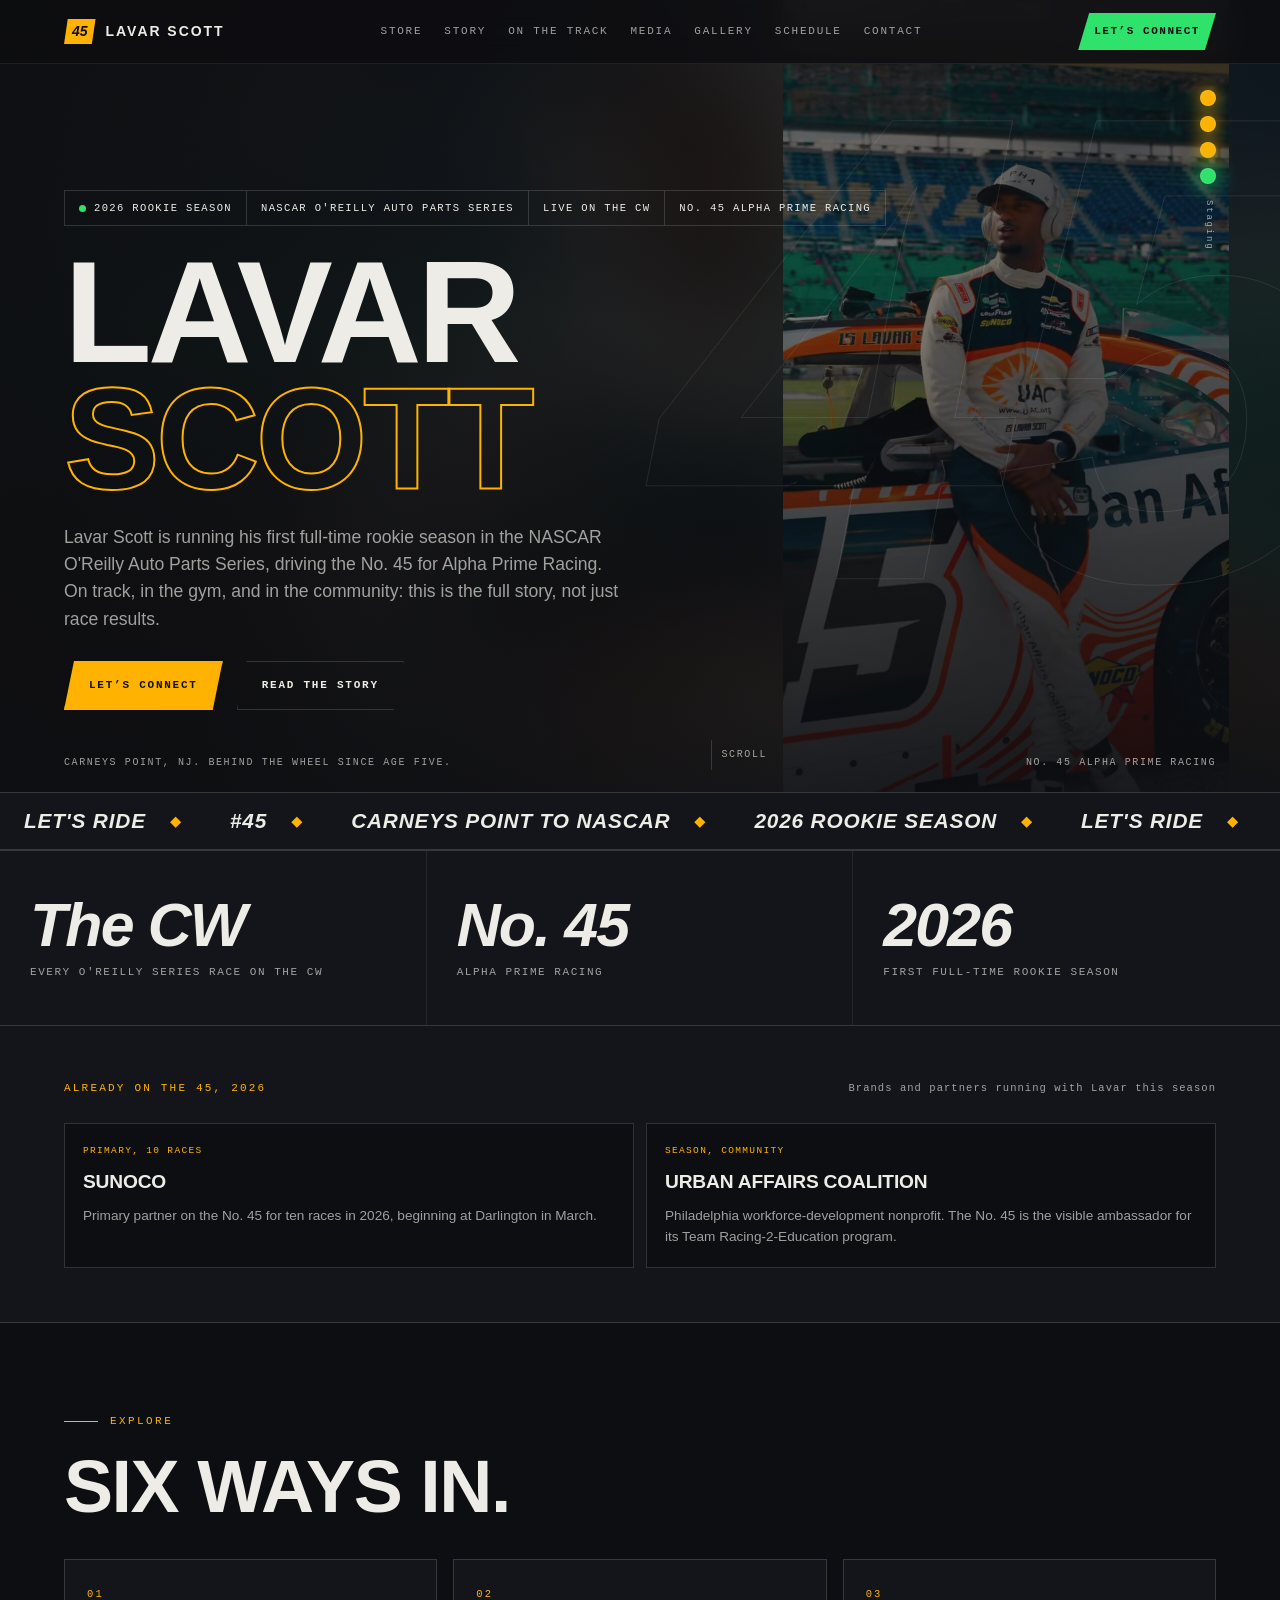
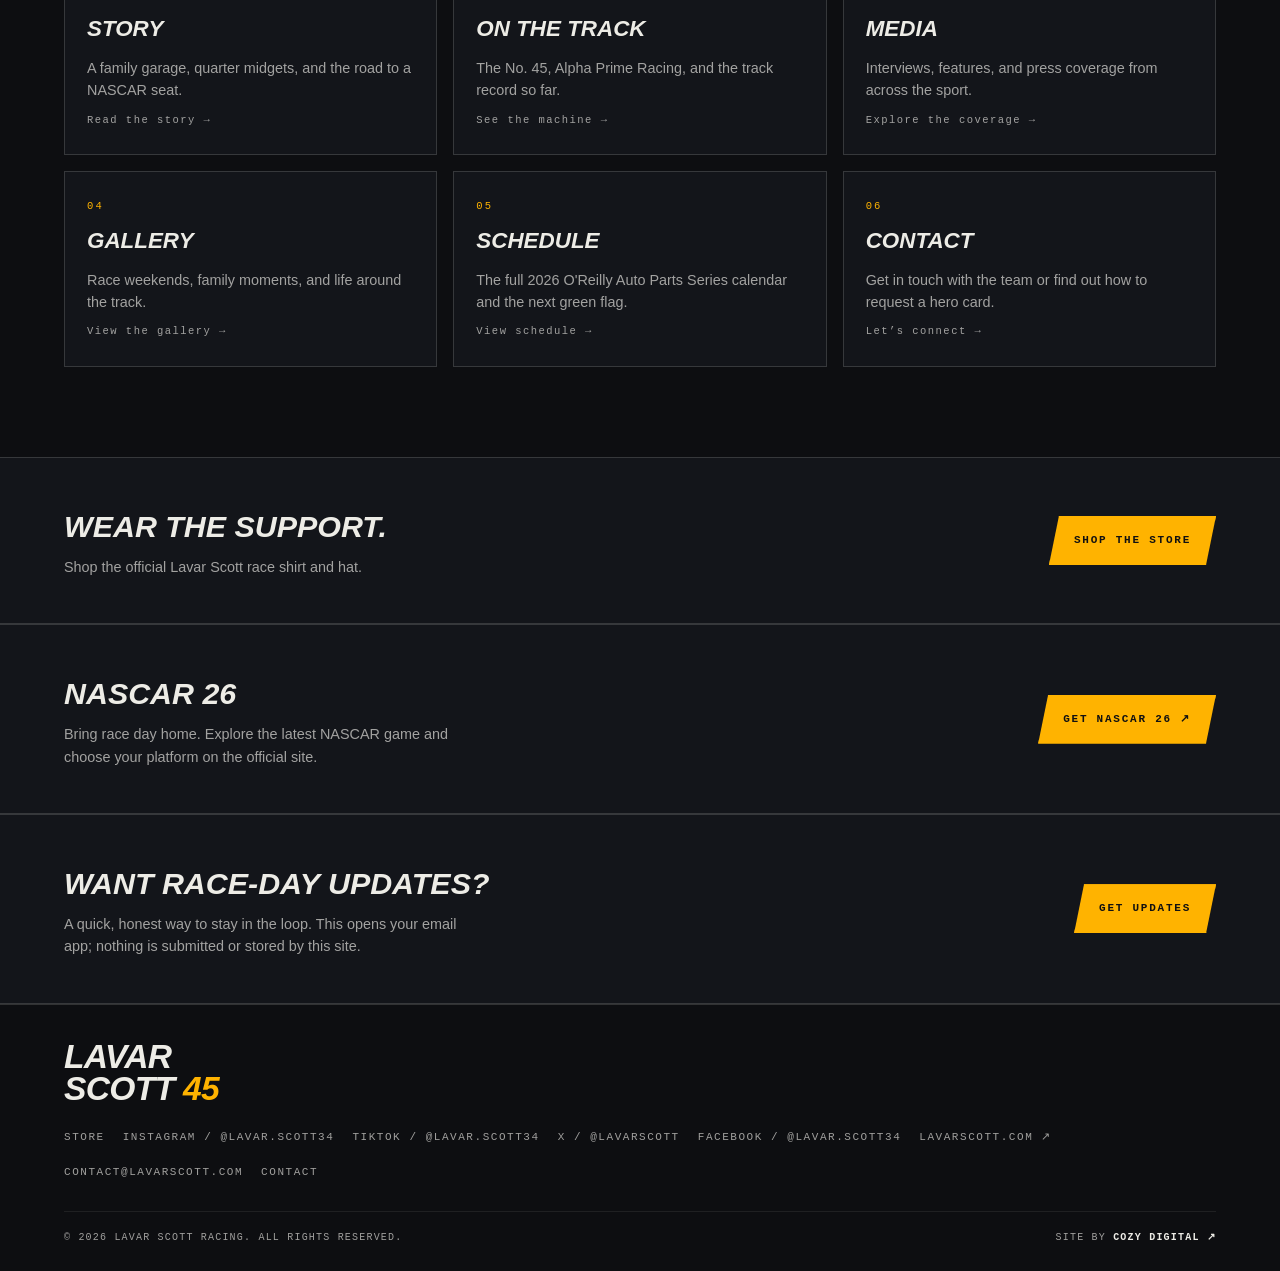
<file: index.html>
<!DOCTYPE html>
<html lang="en">
<head>
<!-- Google tag (gtag.js) -->
<script async src="https://www.googletagmanager.com/gtag/js?id=G-08HERT9SR4"></script>
<script>
  window.dataLayer = window.dataLayer || [];
  function gtag(){dataLayer.push(arguments);}
  gtag('js', new Date());

  gtag('config', 'G-08HERT9SR4');
</script>
<meta charset="UTF-8">
<meta name="viewport" content="width=device-width, initial-scale=1.0, viewport-fit=cover">
<title>Lavar Scott | No. 45, Alpha Prime Racing</title>
<meta name="description" content="Lavar Scott, No. 45 Alpha Prime Racing. Full-time rookie season in the NASCAR O'Reilly Auto Parts Series, live every weekend on The CW.">
<link rel="stylesheet" href="styles.css">
<noscript><style>@media(max-width:860px){.burger{display:none!important}.mmenu{display:block!important;position:static!important;max-height:none!important;overflow:visible!important}}</style></noscript>
</head>
<body>
<a class="skip-link" href="#main">Skip to content</a>

<nav class="nav" id="nav" aria-label="Primary">
  <a class="brand" href="index.html" aria-current="page">
    <span class="num">45</span>
    <span class="nm">Lavar Scott</span>
  </a>
  <div class="nav-links">
    <a href="store.html">Store</a>
    <a href="story.html">Story</a>
    <a href="track.html">On The Track</a>
    <a href="media.html">Media</a>
    <a href="gallery.html">Gallery</a>
    <a href="schedule.html">Schedule</a>
    <a href="contact.html">Contact</a>
  </div>
  <a class="nav-cta" href="contact.html">Let’s Connect</a>
  <button type="button" class="burger" id="burger" aria-label="Menu" aria-expanded="false" aria-controls="mmenu">
    <span></span><span></span><span></span>
  </button>
</nav>

<nav class="mmenu" id="mmenu" aria-label="Mobile">
  <a href="store.html">Store <span class="mono">Official merchandise</span></a>
  <a href="index.html" aria-current="page">Home <span class="mono">The 45</span></a>
  <a href="story.html">Story <span class="mono">The origin</span></a>
  <a href="track.html">On The Track <span class="mono">The car, the series</span></a>
  <a href="media.html">Media <span class="mono">Press, features</span></a>
  <a href="gallery.html">Gallery <span class="mono">Photos</span></a>
  <a href="schedule.html">Schedule <span class="mono">2026 races</span></a>
  <a href="contact.html">Contact <span class="mono green">Let’s connect</span></a>
</nav>

<main id="main">
<header class="hero" id="top">
  <div style="--bgv-poster:url(media/edits/edit-02-poster.jpg)" class="bg-video bg-video--home" aria-hidden="true">
    <video class="bg-video__el" muted playsinline loop preload="none" aria-hidden="true" tabindex="-1" poster="media/edits/edit-02-poster.jpg" data-eager="true">
      <source src="media/edits/edit-02.mp4" type="video/mp4">
    </video>
    <div class="bg-video__scrim"></div>
  </div>
  <div class="ghost45" id="ghost45" aria-hidden="true">45</div>

  <div class="tree" id="tree" aria-hidden="true">
    <div class="bulb" data-b="1"></div>
    <div class="bulb" data-b="2"></div>
    <div class="bulb" data-b="3"></div>
    <div class="bulb" data-b="4"></div>
    <span class="lbl">Staging</span>
  </div>

  <div class="hero-inner" id="heroInner">
    <div class="plate">
      <span><i class="dot"></i>2026 Rookie Season</span>
      <span>NASCAR O'Reilly Auto Parts Series</span>
      <span>Live on The CW</span>
      <span>No. 45 Alpha Prime Racing</span>
    </div>

    <h1 class="hero-name"><span class="l1">Lavar</span> <span class="l2">Scott</span></h1>

    <p class="hero-sub">
      Lavar Scott is running his first full-time rookie season in the NASCAR O'Reilly Auto
      Parts Series, driving the No. 45 for Alpha Prime Racing. On track, in the gym,
      and in the community: this is the full story, not just race results.
    </p>

    <div class="hero-ctas">
      <a class="btn primary" href="contact.html">Let’s Connect</a>
      <a class="btn ghosty" href="story.html">Read The Story</a>
    </div>
  </div>

  <div class="hero-foot">
    <span>Carneys Point, NJ. Behind the wheel since age five.</span>
    <span class="scroll-cue"><i></i>Scroll</span>
    <span>No. 45 Alpha Prime Racing</span>
  </div>
</header>

<div class="marquee" aria-hidden="true">
  <div class="track">
    <span>Let's Ride</span><span>#45</span><span>Carneys Point to NASCAR</span><span>2026 Rookie Season</span>
    <span>Let's Ride</span><span>#45</span><span>Carneys Point to NASCAR</span><span>2026 Rookie Season</span>
  </div>
</div>

<section class="stats">
  <div class="stats-grid">
    <div class="stat rv">
      <div class="n">The CW</div>
      <div class="l mono">Every O'Reilly Series race on The CW</div>
    </div>
    <div class="stat rv d1">
      <div class="n">No. 45</div>
      <div class="l mono">Alpha Prime Racing</div>
    </div>
    <div class="stat rv d2">
      <div class="n">2026</div>
      <div class="l mono">First full-time rookie season</div>
    </div>
  </div>
</section>

<section class="proof">
  <div class="proof-head">
    <span class="t">Already on the 45, 2026</span>
    <span class="s">Brands and partners running with Lavar this season</span>
  </div>
  <div class="proof-grid">
    <div class="brandcard rv">
      <span class="rl">Primary, 10 races</span>
      <span class="nm">Sunoco</span>
      <span class="ds">Primary partner on the No. 45 for ten races in 2026, beginning at Darlington in March.</span>
    </div>
    <div class="brandcard rv d1">
      <span class="rl">Season, community</span>
      <span class="nm">Urban Affairs Coalition</span>
      <span class="ds">Philadelphia workforce-development nonprofit. The No. 45 is the visible ambassador for its Team Racing-2-Education program.</span>
    </div>
  </div>
</section>

<section class="section" aria-labelledby="explore-h">
  <div class="kicker rv">Explore</div>
  <h2 id="explore-h" class="h-xl rv d1">Six ways in.</h2>

  <div class="grid g3">
    <a class="navcard rv" href="story.html">
      <span class="num">01</span>
      <h3>Story</h3>
      <p>A family garage, quarter midgets, and the road to a NASCAR seat.</p>
      <span class="go">Read the story &rarr;</span>
    </a>
    <a class="navcard rv d1" href="track.html">
      <span class="num">02</span>
      <h3>On The Track</h3>
      <p>The No. 45, Alpha Prime Racing, and the track record so far.</p>
      <span class="go">See the machine &rarr;</span>
    </a>
    <a class="navcard rv d2" href="media.html">
      <span class="num">03</span>
      <h3>Media</h3>
      <p>Interviews, features, and press coverage from across the sport.</p>
      <span class="go">Explore the coverage &rarr;</span>
    </a>
    <a class="navcard rv" href="gallery.html">
      <span class="num">04</span>
      <h3>Gallery</h3>
      <p>Race weekends, family moments, and life around the track.</p>
      <span class="go">View the gallery &rarr;</span>
    </a>
    <a class="navcard rv d1" href="schedule.html">
      <span class="num">05</span>
      <h3>Schedule</h3>
      <p>The full 2026 O'Reilly Auto Parts Series calendar and the next green flag.</p>
      <span class="go">View schedule &rarr;</span>
    </a>
    <a class="navcard rv d2" href="contact.html">
      <span class="num">06</span>
      <h3>Contact</h3>
      <p>Get in touch with the team or find out how to request a hero card.</p>
      <span class="go">Let’s connect &rarr;</span>
    </a>
  </div>
</section>

<section class="updates" aria-labelledby="store-h">
  <div>
    <h2 id="store-h">Wear the support.</h2>
    <p>Shop the official Lavar Scott race shirt and hat.</p>
  </div>
  <a class="btn primary" href="store.html">Shop the Store</a>
</section>

<section class="updates game-feature" aria-labelledby="game-h">
  <div>
    <h2 id="game-h">NASCAR 26</h2>
    <p>Bring race day home. Explore the latest NASCAR game and choose your platform on the official site.</p>
  </div>
  <a class="btn primary" href="https://nascar26.com/" target="_blank" rel="noopener">Get NASCAR 26 &#8599;</a>
</section>

<section class="updates">
  <div>
    <h2>Want race-day updates?</h2>
    <p>A quick, honest way to stay in the loop. This opens your email app; nothing is submitted or stored by this site.</p>
  </div>
  <a class="btn primary" href="mailto:contact@lavarscott.com?subject=Add%20me%20to%202026%20race%20updates&body=Hi%20Lavar%20Scott%20team%2C%0A%0APlease%20add%20me%20to%20race%20weekend%20and%20season%20updates.%0A%0AName%3A%20%0AEmail%3A%20%0A%0A(Sent%20via%20the%20lavarscott.com%20site%20update%20link.%20This%20just%20opens%20my%20email%20app.%20Nothing%20is%20submitted%20or%20stored%20by%20the%20site.)">Get Updates</a>
</section>
</main>

<footer>
  <div class="f-top">
    <div class="f-name">Lavar<br>Scott <b>45</b></div>
    <div class="f-links">
      <a href="store.html">Store</a>
      <a href="https://www.instagram.com/lavar.scott34/" target="_blank" rel="noopener">Instagram / @lavar.scott34</a>
      <a href="https://www.tiktok.com/@lavar.scott34" target="_blank" rel="noopener">TikTok / @lavar.scott34</a>
      <a href="https://x.com/LavarScott" target="_blank" rel="noopener">X / @LavarScott</a>
      <a href="https://www.facebook.com/Lavar.Scott34/" target="_blank" rel="noopener">Facebook / @Lavar.Scott34</a>
      <a href="https://lavarscott.com/" target="_blank" rel="noopener">lavarscott.com &#8599;</a>
      <a href="mailto:contact@lavarscott.com">contact@lavarscott.com</a>
      <a href="contact.html">Contact</a>
    </div>
  </div>
  <div class="f-bottom">
    <span>&copy; 2026 Lavar Scott Racing. All rights reserved.</span>
    <span class="cozy">Site by <a href="https://cozydigital.org" target="_blank" rel="noopener"><b>Cozy Digital</b> &#8599;</a></span>
  </div>
</footer>

<script src="script.js"></script>
</body>
</html>
</file>
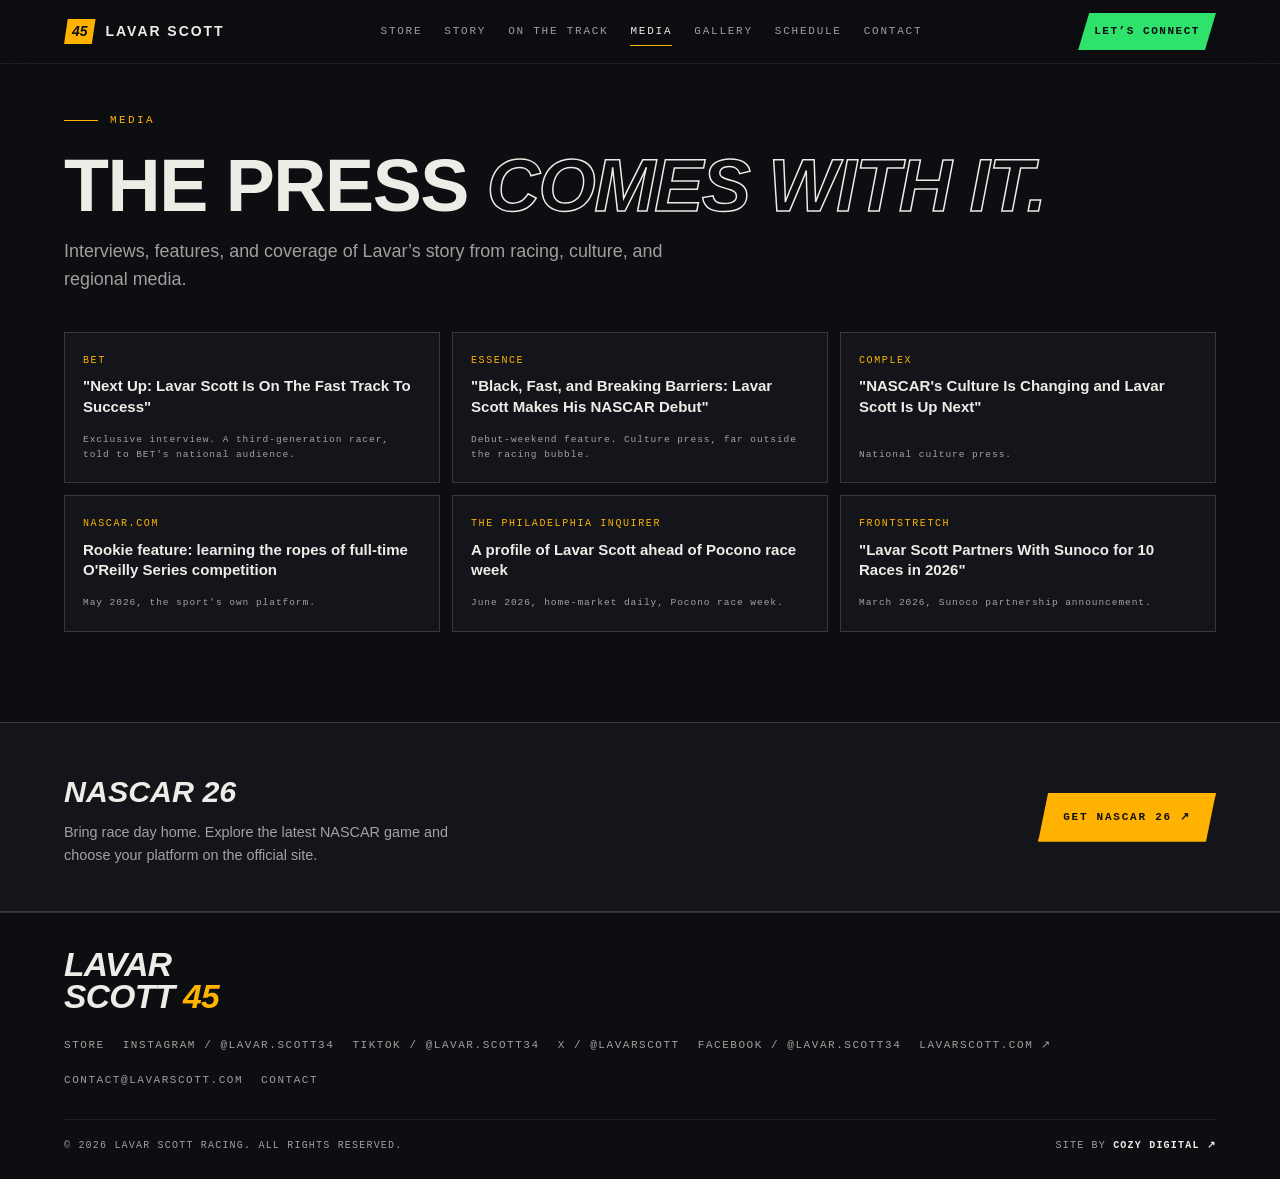
<file: community.html>
<!DOCTYPE html>
<html lang="en">
<head>
<meta charset="UTF-8">
<meta name="viewport" content="width=device-width, initial-scale=1.0">
<meta name="robots" content="noindex">
<meta http-equiv="refresh" content="0; url=media.html">
<title>Media | Lavar Scott</title>
<link rel="stylesheet" href="styles.css">
</head>
<body>
<main class="section">
  <h1 class="h-xl">Media</h1>
  <p class="lede">This page has moved.</p>
  <a class="btn primary" style="margin-top:24px" href="media.html">Go to Media</a>
</main>
</body>
</html>
</file>
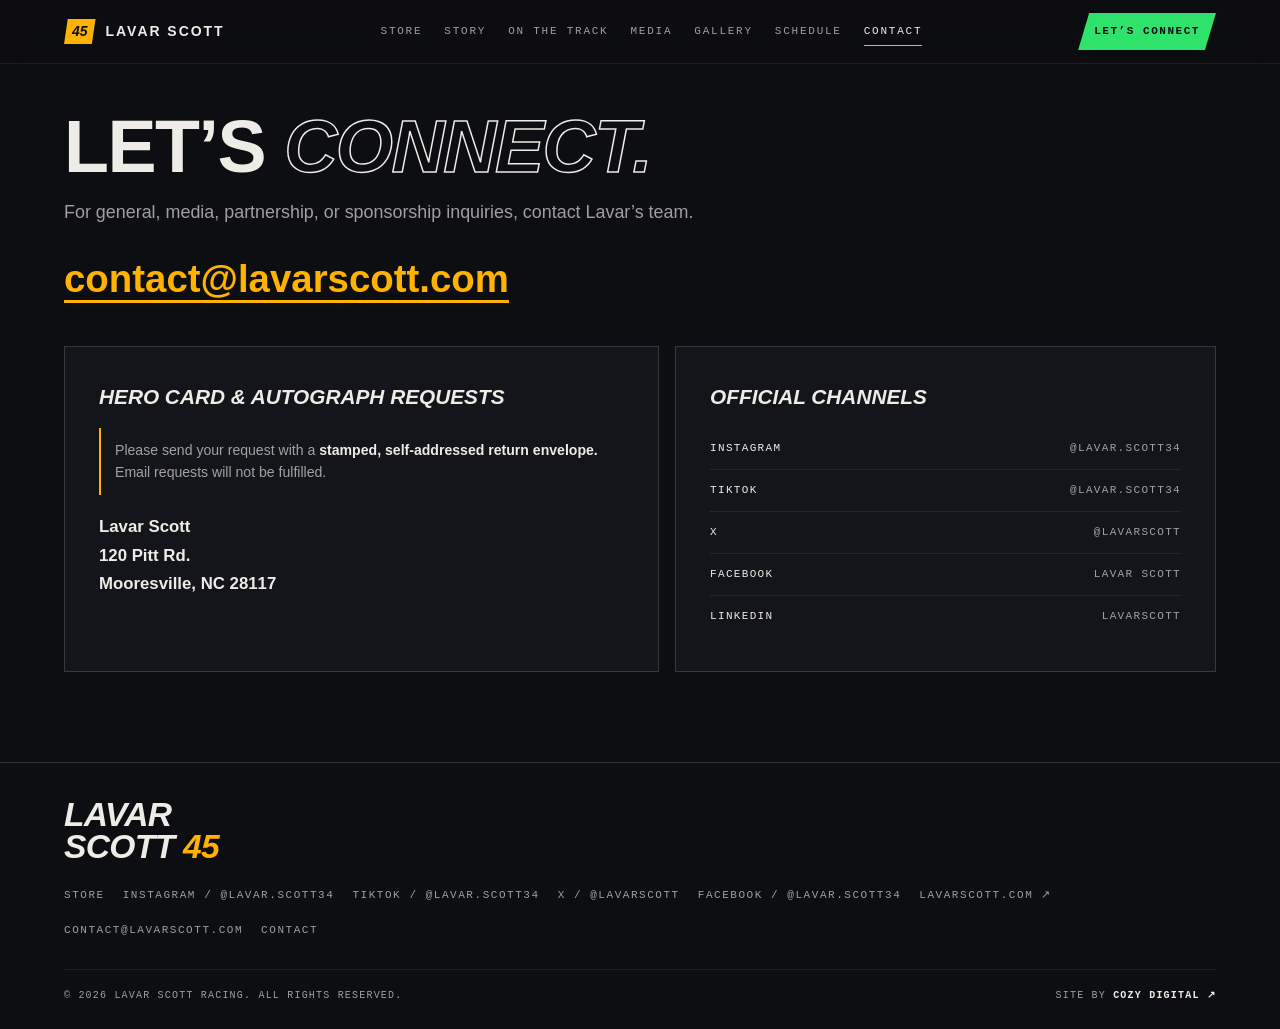
<file: contact.html>
<!DOCTYPE html>
<html lang="en">
<head>
<!-- Google tag (gtag.js) -->
<script async src="https://www.googletagmanager.com/gtag/js?id=G-08HERT9SR4"></script>
<script>
  window.dataLayer = window.dataLayer || [];
  function gtag(){dataLayer.push(arguments);}
  gtag('js', new Date());

  gtag('config', 'G-08HERT9SR4');
</script>
<meta charset="UTF-8">
<meta name="viewport" content="width=device-width, initial-scale=1.0, viewport-fit=cover">
<title>Contact | Lavar Scott, No. 45</title>
<meta name="description" content="Contact Lavar Scott’s team for inquiries, follow his official channels, and find hero card and autograph request instructions.">
<link rel="stylesheet" href="styles.css">
<noscript><style>@media(max-width:860px){.burger{display:none!important}.mmenu{display:block!important;position:static!important;max-height:none!important;overflow:visible!important}}</style></noscript>
</head>
<body>
<a class="skip-link" href="#main">Skip to content</a>

<nav class="nav" id="nav" aria-label="Primary">
  <a class="brand" href="index.html">
    <span class="num">45</span>
    <span class="nm">Lavar Scott</span>
  </a>
  <div class="nav-links">
    <a href="store.html">Store</a>
    <a href="story.html">Story</a>
    <a href="track.html">On The Track</a>
    <a href="media.html">Media</a>
    <a href="gallery.html">Gallery</a>
    <a href="schedule.html">Schedule</a>
    <a href="contact.html" aria-current="page">Contact</a>
  </div>
  <a class="nav-cta" href="#enquiry">Let’s Connect</a>
  <button type="button" class="burger" id="burger" aria-label="Menu" aria-expanded="false" aria-controls="mmenu">
    <span></span><span></span><span></span>
  </button>
</nav>

<nav class="mmenu" id="mmenu" aria-label="Mobile">
  <a href="store.html">Store <span class="mono">Official merchandise</span></a>
  <a href="index.html">Home <span class="mono">The 45</span></a>
  <a href="story.html">Story <span class="mono">The origin</span></a>
  <a href="track.html">On The Track <span class="mono">The car, the series</span></a>
  <a href="media.html">Media <span class="mono">Press, features</span></a>
  <a href="gallery.html">Gallery <span class="mono">Photos</span></a>
  <a href="schedule.html">Schedule <span class="mono">2026 races</span></a>
  <a href="contact.html" aria-current="page">Contact <span class="mono green">Let’s connect</span></a>
</nav>

<main id="main">
<section class="section contact-page" id="enquiry" style="padding-top:calc(var(--nav-h) + 48px)">
  <h1 class="h-xl rv">Let’s <em>connect.</em></h1>
  <p class="lede rv d1">For general, media, partnership, or sponsorship inquiries, contact Lavar’s team.</p>
  <a class="contact-email rv d1" href="mailto:contact@lavarscott.com">contact@lavarscott.com</a>
  <!-- TDM sponsorship contact/logo and Netta’s final inquiry wording are pending client delivery. -->

  <div class="reach">
    <section class="reachcard rv" id="hero-cards" aria-labelledby="hero-card-h">
      <h2 id="hero-card-h">Hero card &amp; autograph requests</h2>
      <p class="note">Please send your request with a <b>stamped, self-addressed return envelope.</b> Email requests will not be fulfilled.</p>
      <address class="addr">
        Lavar Scott<br>
        120 Pitt Rd.<br>
        Mooresville, NC 28117
      </address>
    </section>
    <section class="reachcard rv d1" aria-labelledby="channels-h">
      <h2 id="channels-h">Official channels</h2>
      <div class="sociallist">
        <a href="https://www.instagram.com/lavar.scott34/" target="_blank" rel="noopener"><span>Instagram</span><span class="h">@lavar.scott34</span></a>
        <a href="https://www.tiktok.com/@lavar.scott34" target="_blank" rel="noopener"><span>TikTok</span><span class="h">@lavar.scott34</span></a>
        <a href="https://x.com/LavarScott" target="_blank" rel="noopener"><span>X</span><span class="h">@LavarScott</span></a>
        <a href="https://www.facebook.com/Lavar.Scott34/" target="_blank" rel="noopener"><span>Facebook</span><span class="h">Lavar Scott</span></a>
        <a href="https://www.linkedin.com/in/lavarscott/" target="_blank" rel="noopener"><span>LinkedIn</span><span class="h">lavarscott</span></a>
      </div>
    </section>
  </div>
</section>
</main>

<footer>
  <div class="f-top">
    <div class="f-name">Lavar<br>Scott <b>45</b></div>
    <div class="f-links">
      <a href="store.html">Store</a>
      <a href="https://www.instagram.com/lavar.scott34/" target="_blank" rel="noopener">Instagram / @lavar.scott34</a>
      <a href="https://www.tiktok.com/@lavar.scott34" target="_blank" rel="noopener">TikTok / @lavar.scott34</a>
      <a href="https://x.com/LavarScott" target="_blank" rel="noopener">X / @LavarScott</a>
      <a href="https://www.facebook.com/Lavar.Scott34/" target="_blank" rel="noopener">Facebook / @Lavar.Scott34</a>
      <a href="https://lavarscott.com/" target="_blank" rel="noopener">lavarscott.com &#8599;</a>
      <a href="mailto:contact@lavarscott.com">contact@lavarscott.com</a>
      <a href="contact.html">Contact</a>
    </div>
  </div>
  <div class="f-bottom">
    <span>&copy; 2026 Lavar Scott Racing. All rights reserved.</span>
    <span class="cozy">Site by <a href="https://cozydigital.org" target="_blank" rel="noopener"><b>Cozy Digital</b> &#8599;</a></span>
  </div>
</footer>

<script src="script.js"></script>
</body>
</html>
</file>
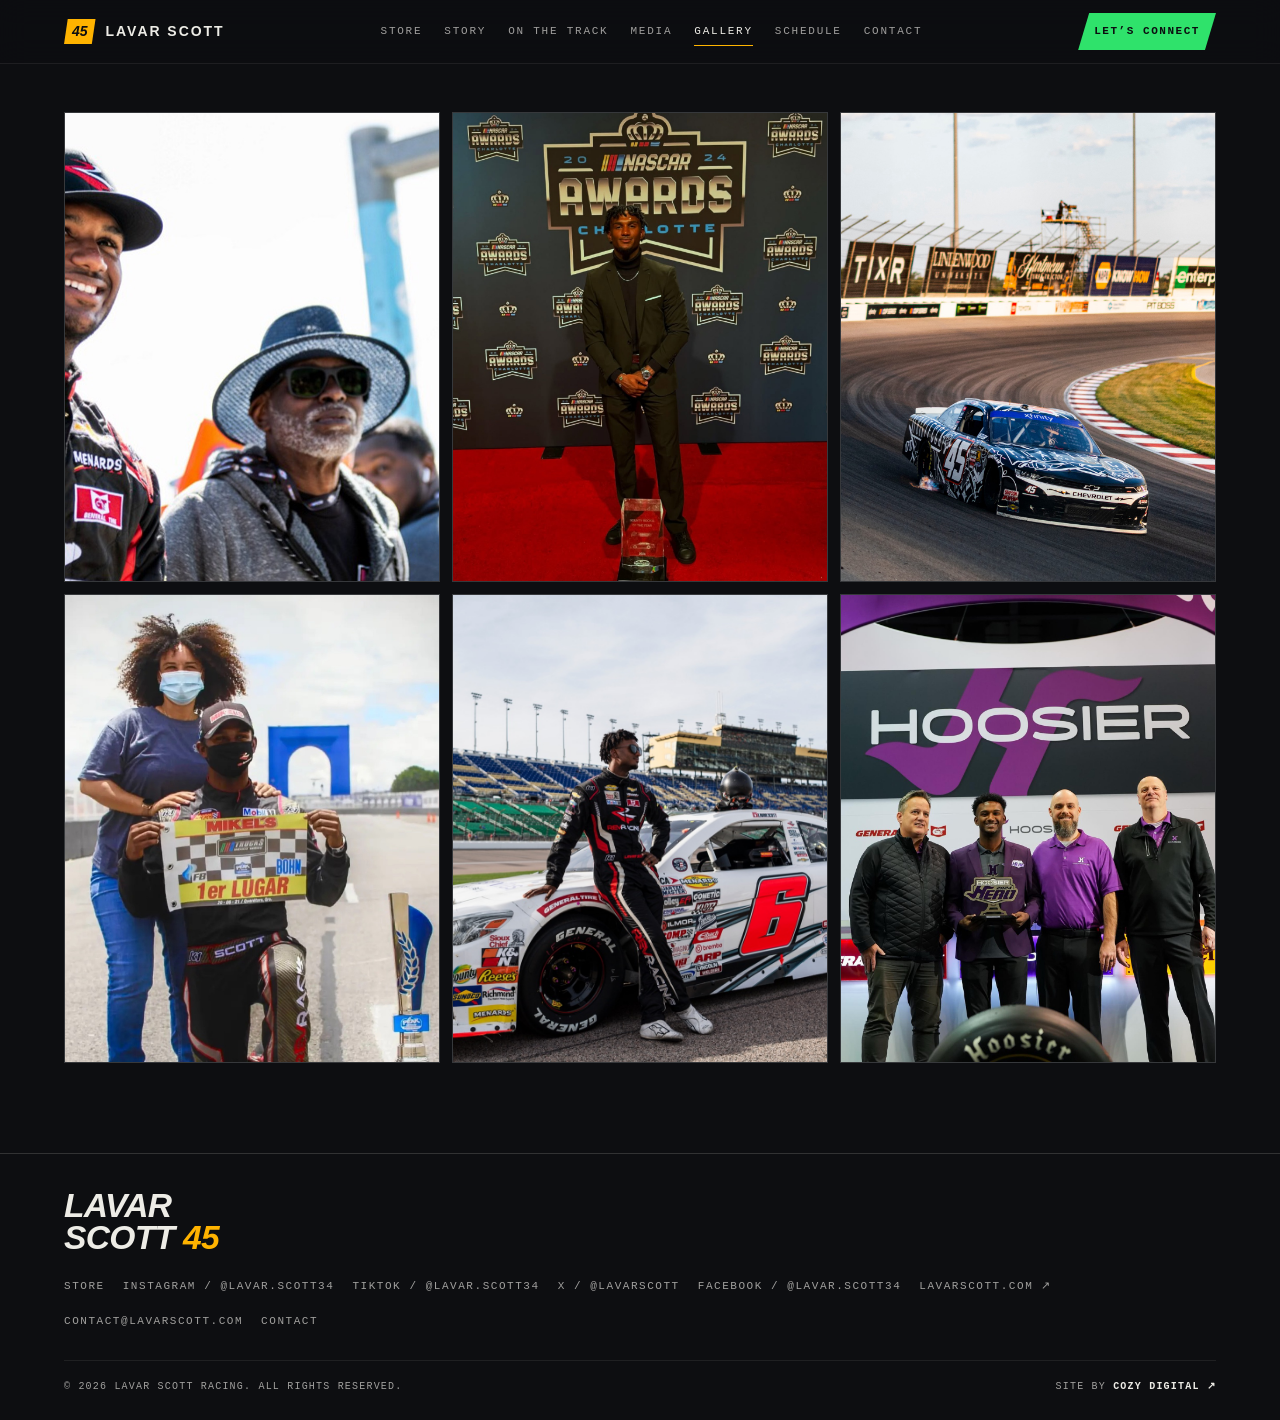
<file: gallery.html>
<!DOCTYPE html>
<html lang="en">
<head>
<!-- Google tag (gtag.js) -->
<script async src="https://www.googletagmanager.com/gtag/js?id=G-08HERT9SR4"></script>
<script>
  window.dataLayer = window.dataLayer || [];
  function gtag(){dataLayer.push(arguments);}
  gtag('js', new Date());

  gtag('config', 'G-08HERT9SR4');
</script>
<meta charset="UTF-8">
<meta name="viewport" content="width=device-width, initial-scale=1.0, viewport-fit=cover">
<title>Gallery | Lavar Scott, No. 45</title>
<meta name="description" content="Photos from Lavar Scott's 2026 NASCAR O'Reilly Auto Parts Series season with Alpha Prime Racing.">
<link rel="stylesheet" href="styles.css">
<noscript><style>@media(max-width:860px){.burger{display:none!important}.mmenu{display:block!important;position:static!important;max-height:none!important;overflow:visible!important}}</style></noscript>
</head>
<body>
<a class="skip-link" href="#main">Skip to content</a>

<nav class="nav" id="nav" aria-label="Primary">
  <a class="brand" href="index.html">
    <span class="num">45</span>
    <span class="nm">Lavar Scott</span>
  </a>
  <div class="nav-links">
    <a href="store.html">Store</a>
    <a href="story.html">Story</a>
    <a href="track.html">On The Track</a>
    <a href="media.html">Media</a>
    <a href="gallery.html" aria-current="page">Gallery</a>
    <a href="schedule.html">Schedule</a>
    <a href="contact.html">Contact</a>
  </div>
  <a class="nav-cta" href="contact.html">Let’s Connect</a>
  <button type="button" class="burger" id="burger" aria-label="Menu" aria-expanded="false" aria-controls="mmenu">
    <span></span><span></span><span></span>
  </button>
</nav>

<nav class="mmenu" id="mmenu" aria-label="Mobile">
  <a href="store.html">Store <span class="mono">Official merchandise</span></a>
  <a href="index.html">Home <span class="mono">The 45</span></a>
  <a href="story.html">Story <span class="mono">The origin</span></a>
  <a href="track.html">On The Track <span class="mono">The car, the series</span></a>
  <a href="media.html">Media <span class="mono">Press, features</span></a>
  <a href="gallery.html" aria-current="page">Gallery <span class="mono">Photos</span></a>
  <a href="schedule.html">Schedule <span class="mono">2026 races</span></a>
  <a href="contact.html">Contact <span class="mono green">Let’s connect</span></a>
</nav>

<main id="main">
<section class="section" style="padding-top:calc(var(--nav-h) + 48px)">
  <h1 class="visually-hidden">Lavar Scott photo gallery</h1>
  <div class="gallery gallery--photos rv" id="galleryGrid">
    <a href="img/gallery-family-pops.jpg">
      <figure>
        <img src="img/gallery-family-pops.jpg" alt="Lavar Scott in his firesuit alongside his grandfather in the pits" loading="lazy">
      </figure>
    </a>
    <a href="img/gallery-roy-award.jpg">
      <figure>
        <img src="img/gallery-roy-award.jpg" alt="Lavar Scott on the red carpet at the 2024 NASCAR Awards in Charlotte" loading="lazy">
      </figure>
    </a>
    <a href="img/gallery-wwtr-action.jpg">
      <figure>
        <img src="img/gallery-wwtr-action.jpg" alt="The No. 45 on track at World Wide Technology Raceway" loading="lazy">
      </figure>
    </a>
    <a href="img/gallery-mexico-win.jpg">
      <figure>
        <img src="img/gallery-mexico-win.jpg" alt="Lavar Scott holding a first place board in victory lane in Mexico" loading="lazy">
      </figure>
    </a>
    <a href="img/gallery-kansas-trackside.jpg">
      <figure>
        <img src="img/gallery-kansas-trackside.jpg" alt="Lavar Scott standing on the No. 6 Rev Racing car at Kansas Speedway" loading="lazy">
      </figure>
    </a>
    <a href="img/gallery-hoosier-hero.jpg">
      <figure>
        <img src="img/gallery-hoosier-hero.jpg" alt="Lavar Scott receiving the Hoosier Hero award" loading="lazy">
      </figure>
    </a>
  </div>

</section>

</main>

<!-- Fullscreen photo viewer, built by script.js on first use -->
<div class="lb" id="lightbox" role="dialog" aria-modal="true" aria-label="Photo viewer" hidden>
  <div class="lb-bar">
    <span class="lb-count" id="lbCount">1 / 6</span>
    <button type="button" class="lb-close" id="lbClose">Close &times;</button>
  </div>
  <div class="lb-stage">
    <button type="button" class="lb-nav lb-prev" id="lbPrev" aria-label="Previous photo">&#8249;</button>
    <img id="lbImg" alt="">
    <button type="button" class="lb-nav lb-next" id="lbNext" aria-label="Next photo">&#8250;</button>
  </div>
  <div class="lb-cap" id="lbCap"></div>
</div>

<footer>
  <div class="f-top">
    <div class="f-name">Lavar<br>Scott <b>45</b></div>
    <div class="f-links">
      <a href="store.html">Store</a>
      <a href="https://www.instagram.com/lavar.scott34/" target="_blank" rel="noopener">Instagram / @lavar.scott34</a>
      <a href="https://www.tiktok.com/@lavar.scott34" target="_blank" rel="noopener">TikTok / @lavar.scott34</a>
      <a href="https://x.com/LavarScott" target="_blank" rel="noopener">X / @LavarScott</a>
      <a href="https://www.facebook.com/Lavar.Scott34/" target="_blank" rel="noopener">Facebook / @Lavar.Scott34</a>
      <a href="https://lavarscott.com/" target="_blank" rel="noopener">lavarscott.com &#8599;</a>
      <a href="mailto:contact@lavarscott.com">contact@lavarscott.com</a>
      <a href="contact.html">Contact</a>
    </div>
  </div>
  <div class="f-bottom">
    <span>&copy; 2026 Lavar Scott Racing. All rights reserved.</span>
    <span class="cozy">Site by <a href="https://cozydigital.org" target="_blank" rel="noopener"><b>Cozy Digital</b> &#8599;</a></span>
  </div>
</footer>

<script src="script.js"></script>
</body>
</html>
</file>
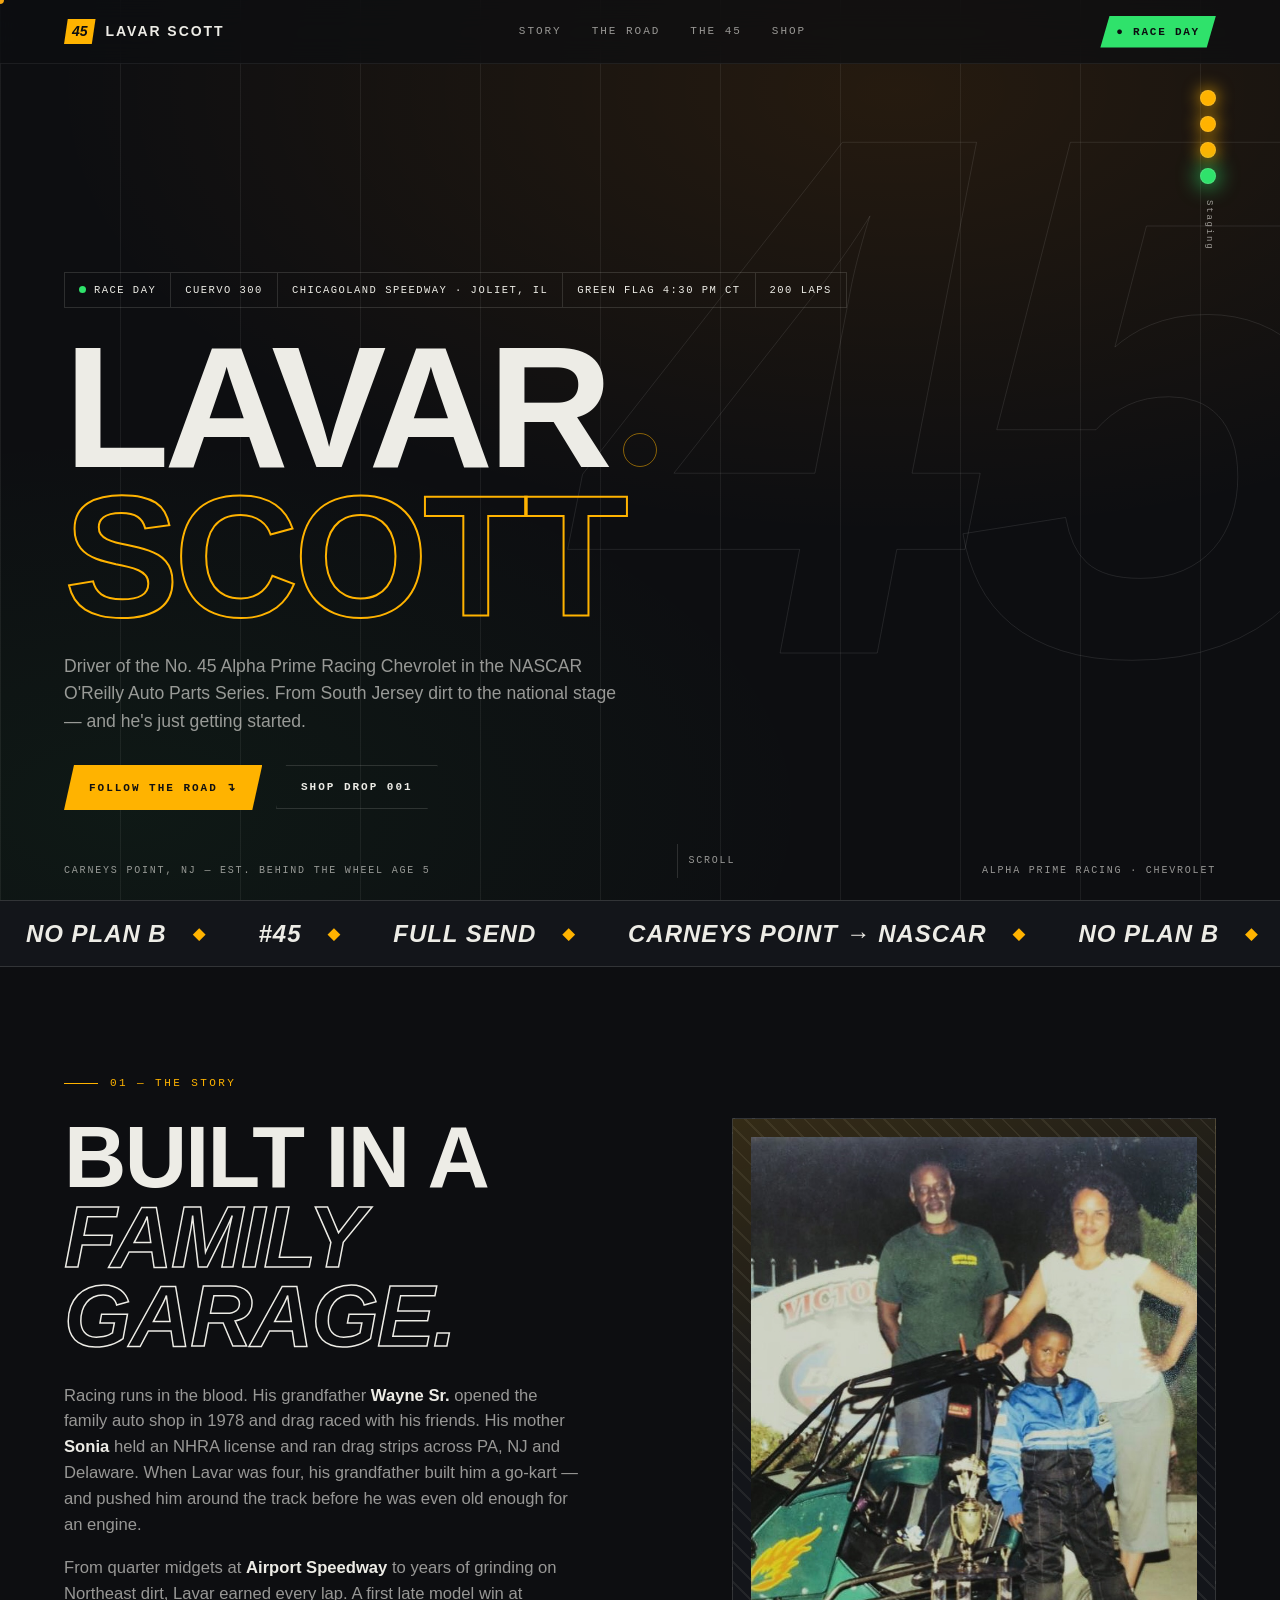
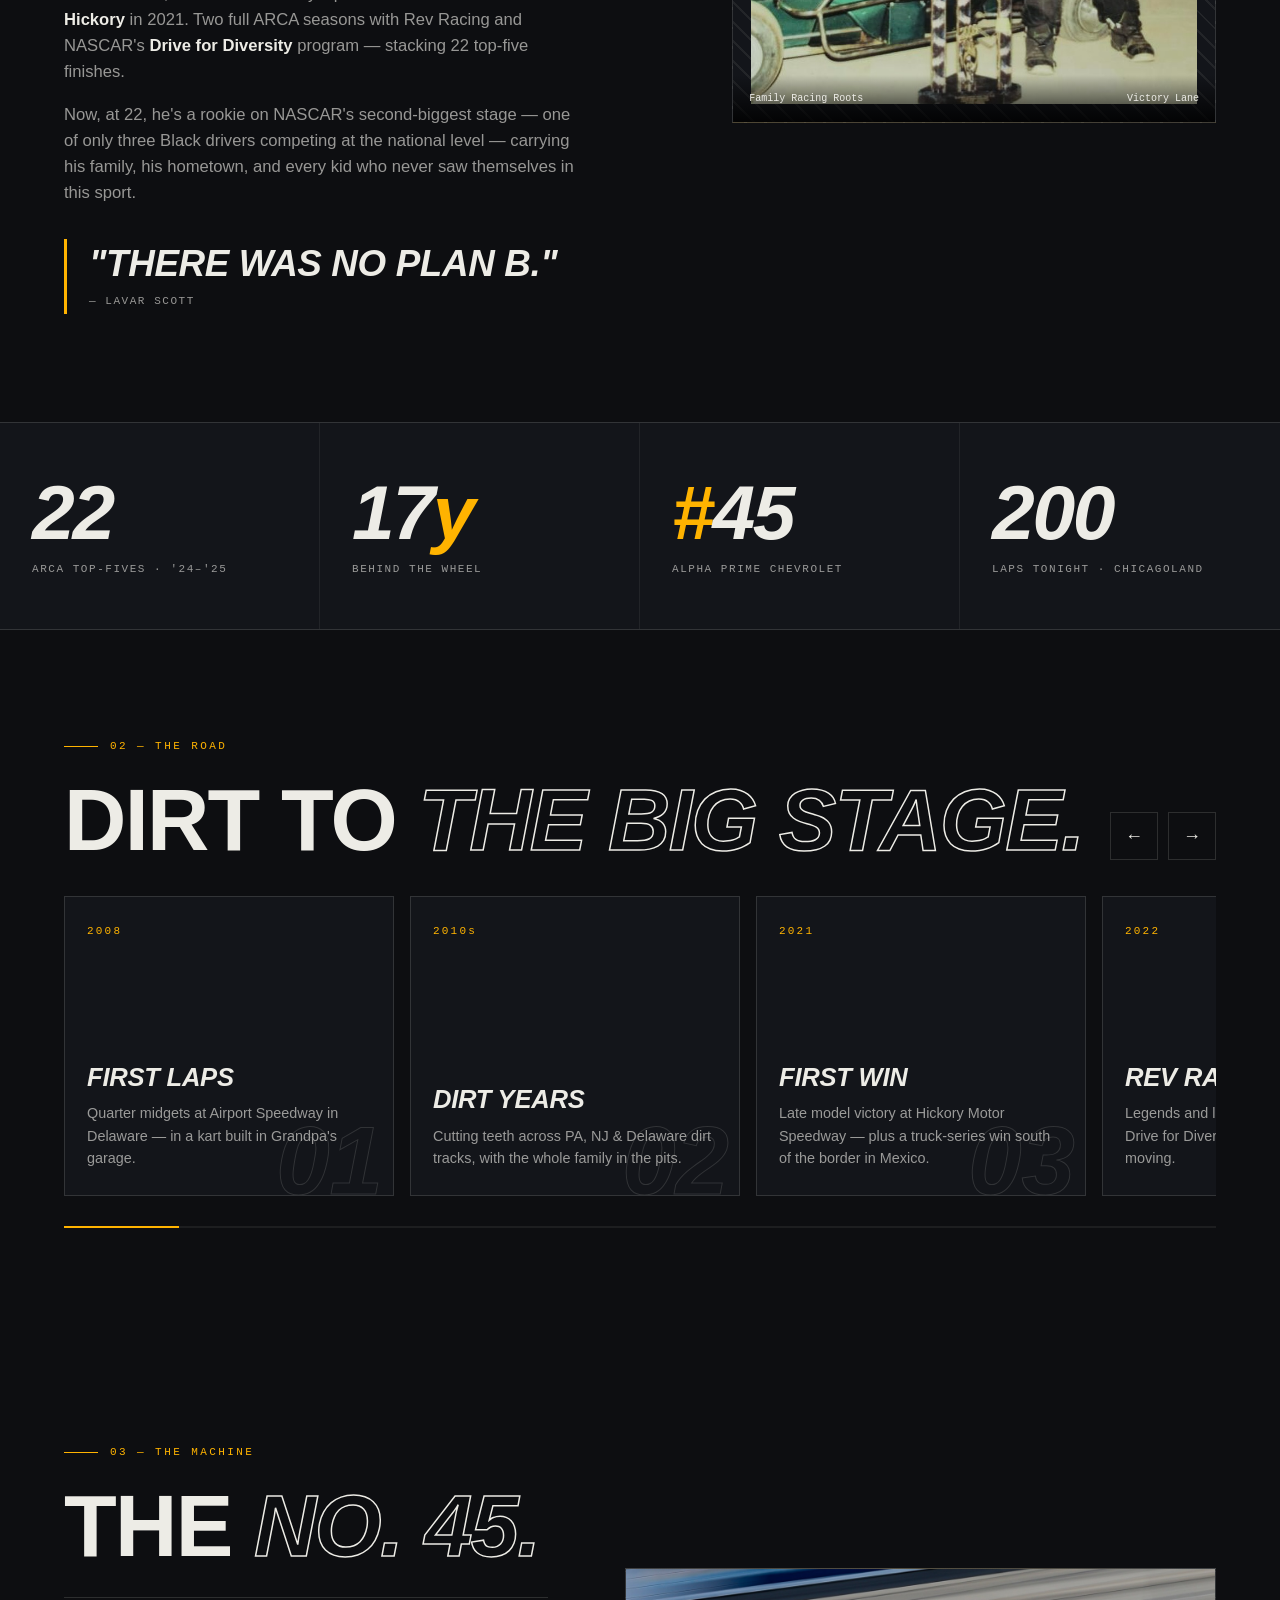
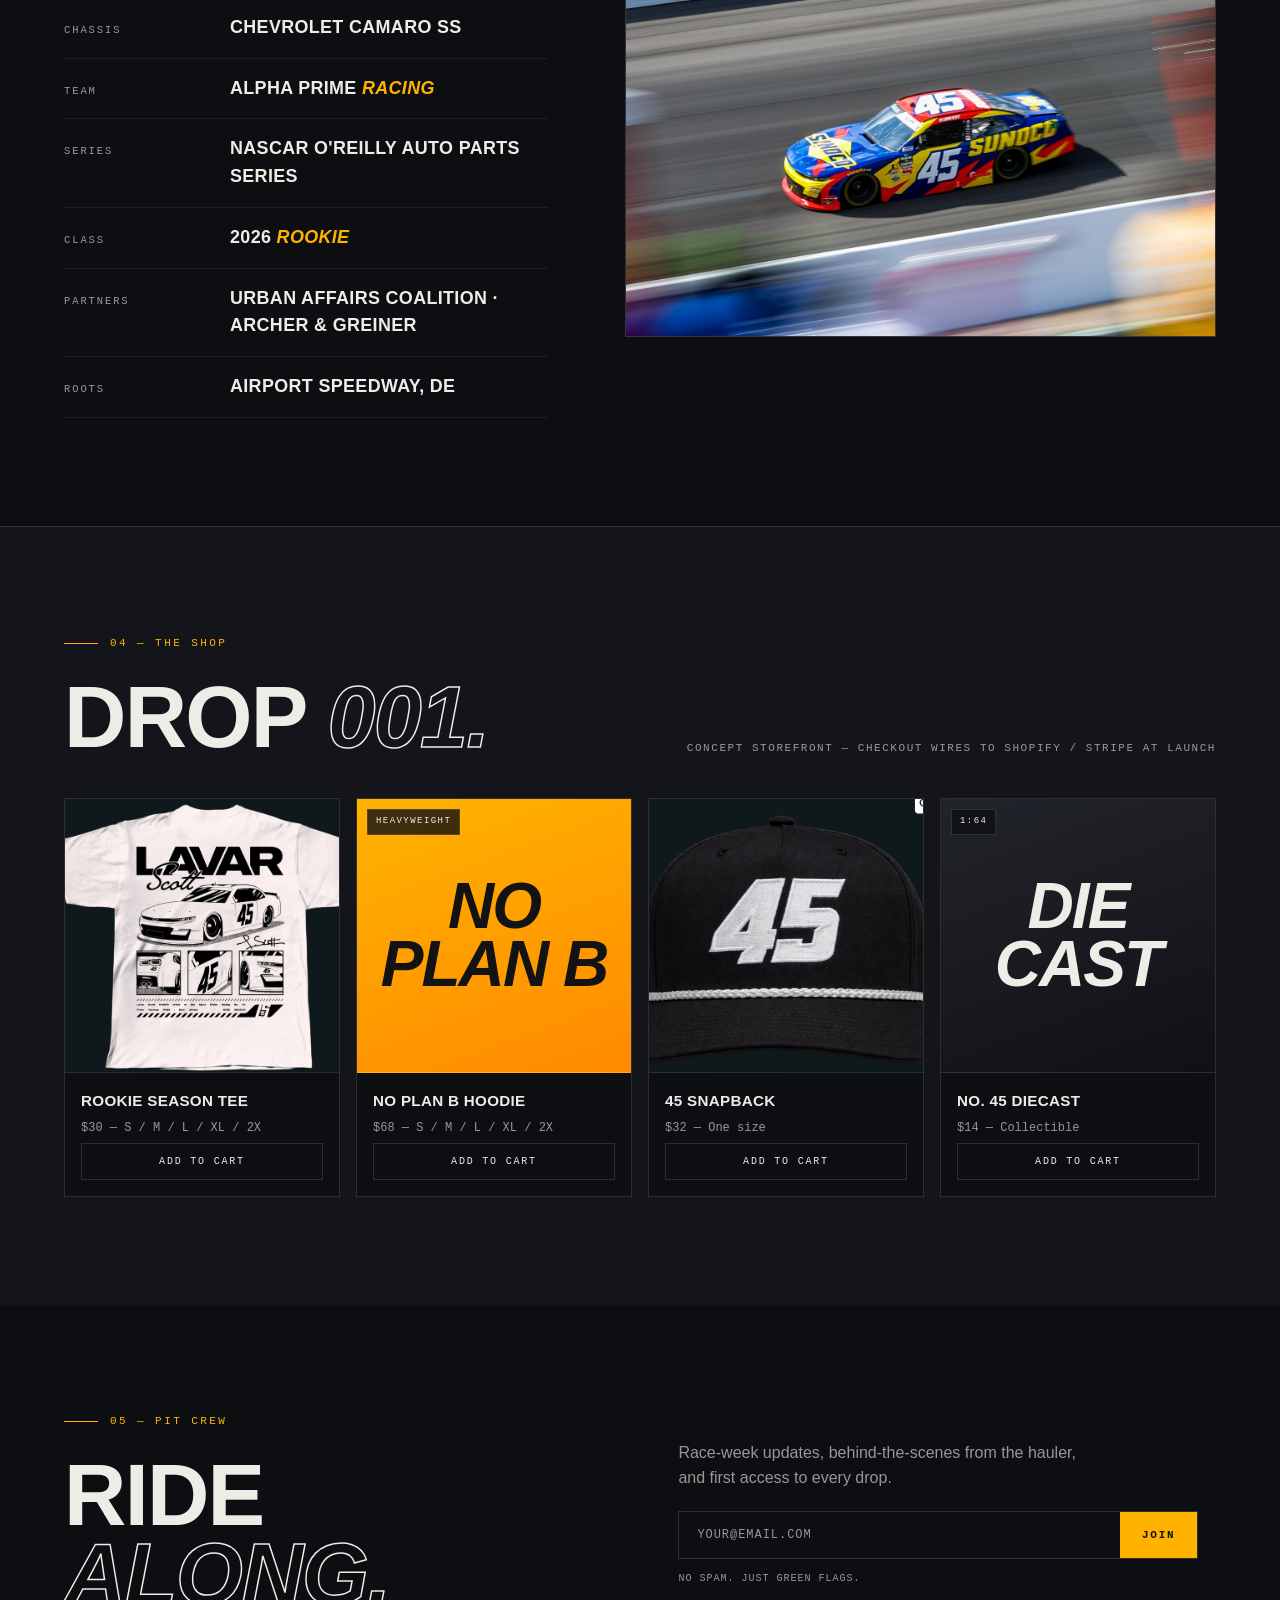
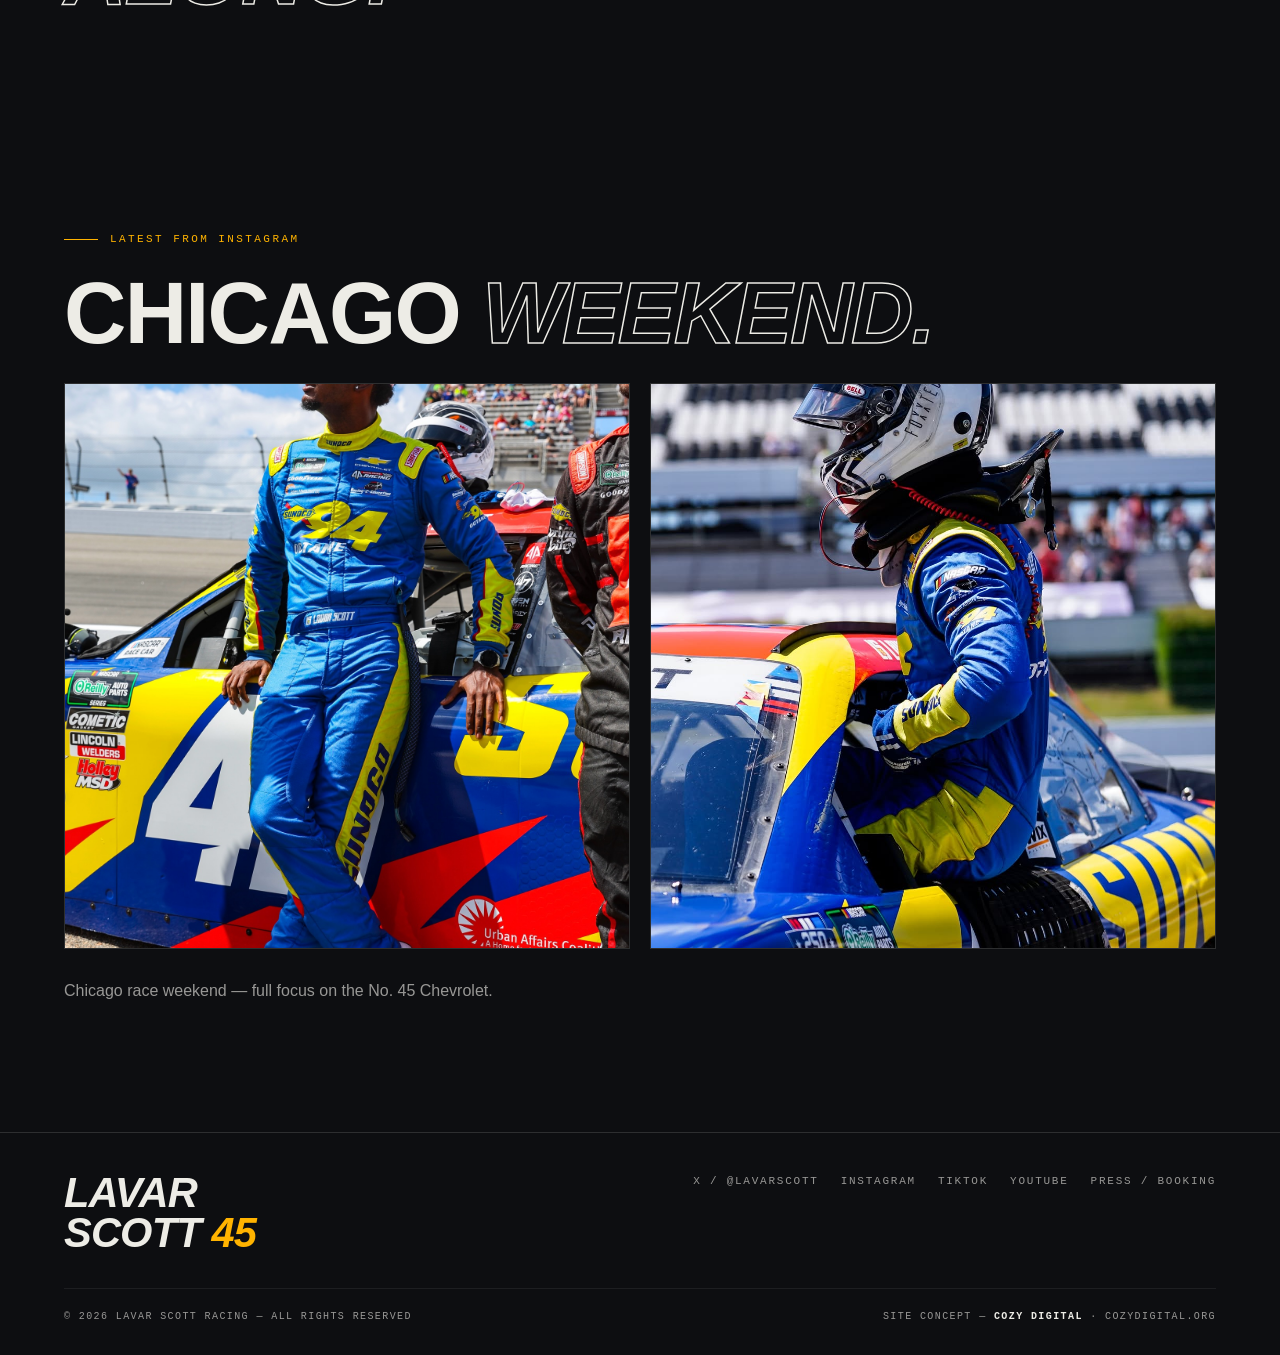
<file: lavar-redesign.html>
<!DOCTYPE html>
<html lang="en">
<head>
<meta charset="UTF-8">
<meta name="viewport" content="width=device-width, initial-scale=1.0, viewport-fit=cover">
<title>LAVAR SCOTT — No. 45 | Alpha Prime Racing</title>
<meta name="description" content="Lavar Scott. NASCAR O'Reilly Auto Parts Series. The No. 45 Alpha Prime Racing Chevrolet. No Plan B.">
<!-- ============================================================
     LAVAR SCOTT / 45 — SITE CONCEPT
     Built by Cozy Digital · cozydigital.org
     100% self-contained: no external fonts, images, or scripts.
     Works fully offline (race-track proof).
     PHOTO SLOTS are marked with:  PHOTO SLOT  comments.
     For production, swap the display face for a licensed
     condensed grotesque (e.g. Druk / Monument / Tungsten).
============================================================ -->
<style>
/* ---------- TOKENS ----------
   Palette pulled from Lavar's world:
   asphalt + staging-tree amber + green-light green.
   His mom ran NHRA — the drag tree is the brand story. */
:root{
  --asphalt:#0d0e11;
  --asphalt-2:#13151a;
  --paper:#edece6;
  --paper-dim:rgba(237,236,230,.62);
  --amber:#ffb300;
  --amber-deep:#ff8a00;
  --green:#2fe26b;
  --line:rgba(237,236,230,.14);
  --line-soft:rgba(237,236,230,.07);
  --display:'Helvetica Neue',Helvetica,'Segoe UI',system-ui,Arial,sans-serif;
  --mono:ui-monospace,'SF Mono','Cascadia Mono',Consolas,'Roboto Mono',monospace;
  --pad:clamp(20px,5vw,72px);
  --nav-h:64px;
}
*{margin:0;padding:0;box-sizing:border-box;-webkit-tap-highlight-color:transparent}
html{scroll-behavior:smooth}
body{
  background:var(--asphalt);
  color:var(--paper);
  font-family:var(--display);
  font-size:16px;
  line-height:1.55;
  overflow-x:hidden;
}
::selection{background:var(--amber);color:#111}
img{max-width:100%;display:block}
a{color:inherit;text-decoration:none}
button{font-family:inherit;cursor:pointer}

/* ---------- UTILITIES ---------- */
.mono{font-family:var(--mono);font-size:11px;letter-spacing:.14em;text-transform:uppercase}
.amber{color:var(--amber)}
.green{color:var(--green)}
.section{padding:clamp(72px,12vh,140px) var(--pad);position:relative}
.kicker{
  font-family:var(--mono);font-size:11px;letter-spacing:.22em;
  text-transform:uppercase;color:var(--amber);
  display:flex;align-items:center;gap:12px;margin-bottom:26px;
}
.kicker::before{content:'';width:34px;height:1px;background:var(--amber)}
.h-xl{
  font-weight:900;text-transform:uppercase;
  font-size:clamp(2.4rem,7.5vw,5.4rem);
  line-height:.92;letter-spacing:-.02em;
}
.h-xl em{font-style:italic;color:transparent;-webkit-text-stroke:1.5px var(--paper)}

/* reveal-on-scroll */
.rv{opacity:0;transform:translateY(28px);transition:opacity .8s cubic-bezier(.2,.7,.2,1),transform .8s cubic-bezier(.2,.7,.2,1)}
.rv.in{opacity:1;transform:none}
.rv.d1{transition-delay:.08s}.rv.d2{transition-delay:.16s}.rv.d3{transition-delay:.24s}.rv.d4{transition-delay:.32s}

/* ---------- CUSTOM CURSOR (fine pointers only) ---------- */
.cursor{position:fixed;top:0;left:0;width:8px;height:8px;border-radius:50%;
  background:var(--amber);pointer-events:none;z-index:9999;
  transform:translate(-50%,-50%);display:none;mix-blend-mode:difference}
.cursor-ring{position:fixed;top:0;left:0;width:34px;height:34px;border-radius:50%;
  border:1px solid rgba(255,179,0,.5);pointer-events:none;z-index:9998;
  transform:translate(-50%,-50%);display:none;transition:width .25s,height .25s,border-color .25s}
body.cursor-on .cursor,body.cursor-on .cursor-ring{display:block}
body.cursor-on{cursor:none}
body.cursor-on a,body.cursor-on button{cursor:none}
.cursor-ring.hot{width:56px;height:56px;border-color:var(--green)}

/* ---------- NAV ---------- */
.nav{
  position:fixed;top:0;left:0;right:0;z-index:900;height:var(--nav-h);
  display:flex;align-items:center;justify-content:space-between;
  padding:0 var(--pad);
  background:rgba(13,14,17,.72);
  -webkit-backdrop-filter:blur(14px);backdrop-filter:blur(14px);
  border-bottom:1px solid var(--line-soft);
  transition:transform .4s ease;
}
.nav.hide{transform:translateY(-100%)}
.brand{display:flex;align-items:baseline;gap:10px;font-weight:900;letter-spacing:.02em}
.brand .num{
  font-style:italic;color:var(--asphalt);background:var(--amber);
  padding:2px 8px;font-size:14px;letter-spacing:0;
  clip-path:polygon(12% 0,100% 0,88% 100%,0 100%);
}
.brand .nm{font-size:14px;text-transform:uppercase;letter-spacing:.14em}
.nav-links{display:flex;gap:30px;align-items:center}
.nav-links a{
  font-family:var(--mono);font-size:11px;letter-spacing:.18em;text-transform:uppercase;
  color:var(--paper-dim);transition:color .25s;position:relative;
}
.nav-links a::after{content:'';position:absolute;left:0;bottom:-6px;width:0;height:1px;background:var(--amber);transition:width .3s}
.nav-links a:hover{color:var(--paper)}
.nav-links a:hover::after{width:100%}
.nav-cta{
  font-family:var(--mono);font-size:11px;letter-spacing:.16em;text-transform:uppercase;
  color:#0c0d10;background:var(--green);border:none;padding:10px 16px;font-weight:700;
  clip-path:polygon(8% 0,100% 0,92% 100%,0 100%);
}
.burger{display:none;background:none;border:none;width:40px;height:40px;position:relative;z-index:1001}
.burger span{position:absolute;left:8px;right:8px;height:2px;background:var(--paper);transition:.35s}
.burger span:nth-child(1){top:13px}.burger span:nth-child(2){top:20px}.burger span:nth-child(3){top:27px}
.burger.open span:nth-child(1){top:20px;transform:rotate(45deg)}
.burger.open span:nth-child(2){opacity:0}
.burger.open span:nth-child(3){top:20px;transform:rotate(-45deg)}

/* mobile menu overlay */
.mmenu{
  position:fixed;inset:0;z-index:950;background:var(--asphalt);
  display:flex;flex-direction:column;justify-content:center;padding:0 var(--pad);
  gap:8px;opacity:0;pointer-events:none;transition:opacity .35s;
}
.mmenu.open{opacity:1;pointer-events:auto}
.mmenu a{
  font-weight:900;text-transform:uppercase;font-size:clamp(2rem,9vw,3rem);
  line-height:1.15;letter-spacing:-.01em;color:var(--paper);
  border-bottom:1px solid var(--line-soft);padding:12px 0;
  display:flex;justify-content:space-between;align-items:center;
  transform:translateY(16px);opacity:0;transition:.45s;
}
.mmenu.open a{transform:none;opacity:1}
.mmenu a .mono{color:var(--amber)}
.mmenu a:nth-child(1){transition-delay:.05s}.mmenu a:nth-child(2){transition-delay:.1s}
.mmenu a:nth-child(3){transition-delay:.15s}.mmenu a:nth-child(4){transition-delay:.2s}
.mmenu a:nth-child(5){transition-delay:.25s}

/* ---------- HERO ---------- */
.hero{
  min-height:100vh;min-height:100svh;
  display:flex;flex-direction:column;justify-content:flex-end;
  padding:calc(var(--nav-h) + 30px) var(--pad) 0;
  position:relative;overflow:hidden;
}
/* asphalt texture + speed grid */
.hero::before{
  content:'';position:absolute;inset:0;
  background:
    repeating-linear-gradient(90deg,var(--line-soft) 0 1px,transparent 1px 120px),
    radial-gradient(120% 90% at 70% 10%,rgba(255,138,0,.10),transparent 55%),
    radial-gradient(90% 70% at 10% 90%,rgba(47,226,107,.05),transparent 60%);
  pointer-events:none;
}
.ghost45{
  position:absolute;right:-4vw;top:44%;transform:translateY(-50%);
  font-weight:900;font-style:italic;font-size:clamp(22rem,58vw,62rem);
  line-height:.8;color:transparent;
  -webkit-text-stroke:1px rgba(237,236,230,.10);
  user-select:none;pointer-events:none;letter-spacing:-.05em;
  will-change:transform;
}
.hero-inner{position:relative;z-index:2;width:100%}

/* drag tree */
.tree{
  position:absolute;z-index:3;top:calc(var(--nav-h) + 26px);right:var(--pad);
  display:flex;flex-direction:column;gap:10px;align-items:center;
}
.bulb{width:16px;height:16px;border-radius:50%;background:#23252b;border:1px solid var(--line);transition:background .15s,box-shadow .15s}
.bulb.on-a{background:var(--amber);box-shadow:0 0 16px 2px rgba(255,179,0,.65)}
.bulb.on-g{background:var(--green);box-shadow:0 0 20px 3px rgba(47,226,107,.7)}
.tree .lbl{font-family:var(--mono);font-size:9px;letter-spacing:.2em;color:var(--paper-dim);writing-mode:vertical-rl;margin-top:6px}

/* race day plate */
.plate{
  display:inline-flex;flex-wrap:wrap;align-items:center;gap:0;
  border:1px solid var(--line);margin-bottom:26px;
  font-family:var(--mono);font-size:10.5px;letter-spacing:.14em;text-transform:uppercase;
}
.plate>span{padding:9px 14px;border-right:1px solid var(--line);display:flex;align-items:center;gap:8px}
.plate>span:last-child{border-right:none}
.plate .dot{width:7px;height:7px;border-radius:50%;background:var(--green);animation:pulse 1.6s infinite}
@keyframes pulse{0%,100%{opacity:1;box-shadow:0 0 0 0 rgba(47,226,107,.5)}50%{opacity:.6;box-shadow:0 0 0 6px rgba(47,226,107,0)}}

.hero-name{
  font-weight:900;text-transform:uppercase;letter-spacing:-.03em;
  font-size:clamp(3.4rem,13.5vw,11.5rem);line-height:.86;
}
.hero-name .l1,.hero-name .l2{display:block;overflow:hidden}
.hero-name .l1 span,.hero-name .l2 span{display:block;transform:translateY(110%);transition:transform .9s cubic-bezier(.2,.75,.15,1)}
.hero-name .l2 span{color:transparent;-webkit-text-stroke:2px var(--amber);transition-delay:.08s}
body.lit .hero-name span{transform:none}
.hero-sub{
  max-width:560px;color:var(--paper-dim);margin-top:22px;font-size:clamp(.95rem,1.4vw,1.1rem);
  opacity:0;transform:translateY(14px);transition:.7s ease .5s;
}
body.lit .hero-sub{opacity:1;transform:none}
.hero-ctas{display:flex;gap:14px;margin-top:30px;flex-wrap:wrap;opacity:0;transition:opacity .7s ease .7s}
body.lit .hero-ctas{opacity:1}
.btn{
  display:inline-flex;align-items:center;gap:10px;
  font-family:var(--mono);font-size:11px;letter-spacing:.18em;text-transform:uppercase;font-weight:700;
  padding:15px 24px;border:1px solid var(--line);color:var(--paper);background:transparent;
  clip-path:polygon(10px 0,100% 0,calc(100% - 10px) 100%,0 100%);
  transition:background .3s,color .3s,border-color .3s;will-change:transform;
}
.btn.primary{background:var(--amber);color:#111;border-color:var(--amber)}
.btn.primary:hover{background:var(--green)}
.btn.ghosty:hover{border-color:var(--amber);color:var(--amber)}
.hero-foot{
  position:relative;z-index:2;display:flex;justify-content:space-between;align-items:flex-end;
  padding:34px 0 22px;font-family:var(--mono);font-size:10px;letter-spacing:.18em;
  text-transform:uppercase;color:var(--paper-dim);
}
.scroll-cue{display:flex;align-items:center;gap:10px}
.scroll-cue i{display:block;width:1px;height:34px;background:var(--line);position:relative;overflow:hidden}
.scroll-cue i::after{content:'';position:absolute;left:0;top:-100%;width:100%;height:100%;background:var(--amber);animation:drop 1.8s infinite}
@keyframes drop{to{top:100%}}

/* ---------- MARQUEE ---------- */
.marquee{
  border-top:1px solid var(--line);border-bottom:1px solid var(--line);
  overflow:hidden;white-space:nowrap;background:var(--asphalt-2);
  padding:14px 0;position:relative;
}
.marquee .track{display:inline-flex;gap:0;animation:mq 26s linear infinite;will-change:transform}
.marquee span{
  font-weight:900;font-style:italic;text-transform:uppercase;font-size:clamp(1rem,2.4vw,1.5rem);
  letter-spacing:.04em;padding:0 26px;display:inline-flex;align-items:center;gap:26px;
}
.marquee span::after{content:'◆';color:var(--amber);font-size:.7em;font-style:normal}
@keyframes mq{to{transform:translateX(-50%)}}

/* ---------- STORY ---------- */
.story-grid{display:grid;grid-template-columns:1.1fr .9fr;gap:clamp(30px,6vw,80px);align-items:start}
.story-copy p{color:var(--paper-dim);margin-bottom:18px;max-width:56ch;font-size:clamp(.95rem,1.3vw,1.05rem)}
.story-copy p strong{color:var(--paper);font-weight:700}
.pull{
  margin:34px 0 0;border-left:3px solid var(--amber);padding:6px 0 6px 22px;
  font-weight:900;font-style:italic;text-transform:uppercase;
  font-size:clamp(1.5rem,3.2vw,2.3rem);line-height:1.05;letter-spacing:-.01em;
}
.pull .mono{display:block;margin-top:12px;color:var(--paper-dim);font-style:normal;font-weight:400}
/* PHOTO SLOT: replace .photo-frame inner with <img> hero shot (portrait, helmet on) */
.photo-frame{
  position:sticky;top:calc(var(--nav-h) + 24px);
  aspect-ratio:4/5;border:1px solid var(--line);
  background:
    linear-gradient(160deg,rgba(255,179,0,.14),transparent 45%),
    repeating-linear-gradient(45deg,var(--line-soft) 0 2px,transparent 2px 14px),
    var(--asphalt-2);
  display:flex;flex-direction:column;justify-content:space-between;padding:18px;overflow:hidden;
}
.photo-frame .big45{
  font-weight:900;font-style:italic;font-size:clamp(7rem,16vw,13rem);line-height:.8;
  color:transparent;-webkit-text-stroke:1.5px var(--amber);align-self:flex-end;letter-spacing:-.05em;
}
.photo-frame .tag{display:flex;justify-content:space-between;color:var(--paper-dim)}
.frame-corner{position:absolute;width:14px;height:14px;border-color:var(--amber);border-style:solid}
.fc-tl{top:8px;left:8px;border-width:2px 0 0 2px}.fc-tr{top:8px;right:8px;border-width:2px 2px 0 0}
.fc-bl{bottom:8px;left:8px;border-width:0 0 2px 2px}.fc-br{bottom:8px;right:8px;border-width:0 2px 2px 0}

/* ---------- STATS ---------- */
.stats{background:var(--asphalt-2);border-top:1px solid var(--line);border-bottom:1px solid var(--line)}
.stats-grid{display:grid;grid-template-columns:repeat(4,1fr)}
.stat{
  padding:clamp(30px,4vw,54px) clamp(16px,2.5vw,34px);
  border-right:1px solid var(--line-soft);position:relative;
}
.stat:last-child{border-right:none}
.stat .n{
  font-weight:900;font-style:italic;letter-spacing:-.03em;
  font-size:clamp(2.6rem,6vw,5rem);line-height:1;color:var(--paper);
}
.stat .n b{color:var(--amber);font-weight:900}
.stat .l{margin-top:10px;color:var(--paper-dim)}

/* ---------- TIMELINE ---------- */
.tl-head{display:flex;justify-content:space-between;align-items:flex-end;gap:20px;flex-wrap:wrap;margin-bottom:36px}
.tl-arrows{display:flex;gap:10px}
.tl-arrows button{
  width:48px;height:48px;border:1px solid var(--line);background:transparent;color:var(--paper);
  font-size:18px;transition:.3s;
}
.tl-arrows button:hover{border-color:var(--amber);color:var(--amber)}
.tl-wrap{margin:0 calc(var(--pad) * -1);padding:0 var(--pad);overflow:hidden}
.tl{
  display:flex;gap:16px;overflow-x:auto;scroll-snap-type:x mandatory;
  padding-bottom:22px;cursor:grab;
  -ms-overflow-style:none;scrollbar-width:none;
}
.tl::-webkit-scrollbar{display:none}
.tl.dragging{cursor:grabbing;scroll-snap-type:none}
.tcard{
  flex:0 0 clamp(240px,28vw,330px);scroll-snap-align:start;
  border:1px solid var(--line);background:var(--asphalt-2);
  padding:26px 22px;min-height:300px;display:flex;flex-direction:column;
  transition:border-color .3s,transform .3s;position:relative;overflow:hidden;
}
.tcard::before{
  content:attr(data-i);position:absolute;right:10px;bottom:-14px;
  font-weight:900;font-style:italic;font-size:6rem;line-height:1;
  color:transparent;-webkit-text-stroke:1px var(--line);pointer-events:none;
}
.tcard:hover{border-color:var(--amber);transform:translateY(-4px)}
.tcard .yr{font-family:var(--mono);font-size:11px;letter-spacing:.2em;color:var(--amber);margin-bottom:auto}
.tcard h3{
  font-weight:900;text-transform:uppercase;font-style:italic;
  font-size:clamp(1.3rem,2vw,1.7rem);line-height:1;margin:44px 0 12px;letter-spacing:-.01em;
}
.tcard p{color:var(--paper-dim);font-size:.9rem;position:relative;z-index:1}
.tcard.tonight{border-color:var(--green);background:linear-gradient(160deg,rgba(47,226,107,.12),var(--asphalt-2) 55%)}
.tcard.tonight .yr{color:var(--green)}
.tl-progress{height:2px;background:var(--line-soft);margin-top:8px;position:relative}
.tl-progress i{position:absolute;left:0;top:0;height:100%;width:10%;background:var(--amber);transition:width .2s}

/* ---------- CAR ---------- */
.car-grid{display:grid;grid-template-columns:.9fr 1.1fr;gap:clamp(30px,6vw,80px);align-items:center}
/* PHOTO SLOT: replace .car-visual content with a wide car shot / render */
.car-visual{
  border:1px solid var(--line);aspect-ratio:16/10;position:relative;overflow:hidden;
  background:
    radial-gradient(80% 100% at 50% 120%,rgba(255,179,0,.16),transparent 60%),
    repeating-linear-gradient(0deg,var(--line-soft) 0 1px,transparent 1px 26px),
    var(--asphalt-2);
  display:flex;align-items:center;justify-content:center;
}
.car-visual .n45{
  font-weight:900;font-style:italic;font-size:clamp(8rem,20vw,15rem);letter-spacing:-.06em;
  color:var(--asphalt);background:var(--amber);line-height:.9;padding:0 4vw;
  clip-path:polygon(8% 0,100% 0,92% 100%,0 100%);
  text-shadow:none;
}
.car-visual .stripe{position:absolute;left:0;right:0;height:8px;background:repeating-linear-gradient(90deg,var(--paper) 0 16px,var(--asphalt) 16px 32px);opacity:.9}
.car-visual .stripe.top{top:14px}.car-visual .stripe.bot{bottom:14px}
.spec{border-top:1px solid var(--line)}
.spec-row{
  display:grid;grid-template-columns:150px 1fr;gap:16px;
  padding:16px 0;border-bottom:1px solid var(--line-soft);align-items:baseline;
}
.spec-row .k{font-family:var(--mono);font-size:10.5px;letter-spacing:.18em;text-transform:uppercase;color:var(--paper-dim)}
.spec-row .v{font-weight:700;text-transform:uppercase;letter-spacing:.02em;font-size:clamp(.95rem,1.4vw,1.15rem)}
.spec-row .v em{font-style:italic;color:var(--amber)}

/* ---------- SHOP ---------- */
.shop{background:var(--asphalt-2);border-top:1px solid var(--line)}
.shop-head{display:flex;justify-content:space-between;align-items:flex-end;flex-wrap:wrap;gap:16px;margin-bottom:40px}
.shop-grid{display:grid;grid-template-columns:repeat(4,1fr);gap:16px}
.prod{
  border:1px solid var(--line);background:var(--asphalt);
  display:flex;flex-direction:column;transition:border-color .3s;
  transform-style:preserve-3d;will-change:transform;position:relative;
}
.prod:hover{border-color:var(--amber)}
/* PHOTO SLOT: replace .prod-art with product photography */
.prod-art{
  aspect-ratio:1/1;display:flex;align-items:center;justify-content:center;
  border-bottom:1px solid var(--line-soft);overflow:hidden;position:relative;
}
.prod-art .mark{
  font-weight:900;font-style:italic;text-transform:uppercase;letter-spacing:-.03em;
  font-size:clamp(2.6rem,5vw,4rem);line-height:.9;text-align:center;
}
.pa-1{background:linear-gradient(160deg,#1c1e24,#0f1013)}
.pa-1 .mark{color:transparent;-webkit-text-stroke:1.5px var(--amber)}
.pa-2{background:linear-gradient(160deg,var(--amber),var(--amber-deep))}
.pa-2 .mark{color:#131313}
.pa-3{background:linear-gradient(160deg,#15271c,#0e1a13)}
.pa-3 .mark{color:var(--green)}
.pa-4{background:linear-gradient(160deg,#22242b,#101115)}
.pa-4 .mark{color:var(--paper)}
.prod-art .chip{
  position:absolute;top:10px;left:10px;font-family:var(--mono);font-size:9px;
  letter-spacing:.16em;text-transform:uppercase;padding:5px 8px;
  background:rgba(13,14,17,.8);border:1px solid var(--line);color:var(--paper);
}
.prod-info{padding:16px;display:flex;flex-direction:column;gap:6px;flex:1}
.prod-info .nm{font-weight:900;text-transform:uppercase;font-size:.95rem;letter-spacing:.02em}
.prod-info .pr{font-family:var(--mono);font-size:12px;color:var(--paper-dim)}
.add{
  margin-top:auto;border:1px solid var(--line);background:transparent;color:var(--paper);
  font-family:var(--mono);font-size:10px;letter-spacing:.18em;text-transform:uppercase;
  padding:12px;transition:.3s;
}
.add:hover{background:var(--amber);color:#111;border-color:var(--amber)}
.cart-pill{
  position:fixed;right:18px;bottom:18px;z-index:800;
  display:none;align-items:center;gap:10px;
  background:var(--green);color:#0c120e;font-weight:900;
  padding:12px 18px;font-size:13px;text-transform:uppercase;letter-spacing:.06em;
  clip-path:polygon(8px 0,100% 0,calc(100% - 8px) 100%,0 100%);
  box-shadow:0 8px 30px rgba(0,0,0,.5);
}
.cart-pill.show{display:flex}
.toast{
  position:fixed;left:50%;bottom:80px;transform:translate(-50%,20px);z-index:850;
  background:var(--asphalt-2);border:1px solid var(--amber);color:var(--paper);
  font-family:var(--mono);font-size:11px;letter-spacing:.12em;text-transform:uppercase;
  padding:12px 18px;opacity:0;pointer-events:none;transition:.35s;white-space:nowrap;
}
.toast.show{opacity:1;transform:translate(-50%,0)}

/* ---------- PIT CREW / NEWSLETTER ---------- */
.pit{display:grid;grid-template-columns:1fr 1fr;gap:clamp(30px,6vw,80px);align-items:center}
.pit-form{display:flex;border:1px solid var(--line);max-width:520px}
.pit-form input{
  flex:1;background:transparent;border:none;outline:none;color:var(--paper);
  font-family:var(--mono);font-size:12px;letter-spacing:.08em;padding:16px 18px;min-width:0;
}
.pit-form input::placeholder{color:var(--paper-dim)}
.pit-form button{
  border:none;background:var(--amber);color:#111;font-family:var(--mono);
  font-size:11px;letter-spacing:.16em;text-transform:uppercase;font-weight:700;padding:0 22px;
  transition:background .3s;
}
.pit-form button:hover{background:var(--green)}
.pit-note{font-family:var(--mono);font-size:10px;letter-spacing:.1em;color:var(--paper-dim);margin-top:12px;text-transform:uppercase}

/* ---------- FOOTER ---------- */
footer{border-top:1px solid var(--line);padding:40px var(--pad) 30px;background:var(--asphalt)}
.f-top{display:flex;justify-content:space-between;gap:24px;flex-wrap:wrap;align-items:flex-start}
.f-name{font-weight:900;font-style:italic;text-transform:uppercase;font-size:clamp(1.6rem,4vw,2.6rem);letter-spacing:-.02em;line-height:.95}
.f-name b{color:var(--amber)}
.f-links{display:flex;gap:22px;flex-wrap:wrap}
.f-links a{font-family:var(--mono);font-size:11px;letter-spacing:.16em;text-transform:uppercase;color:var(--paper-dim);transition:color .25s}
.f-links a:hover{color:var(--amber)}
.f-bottom{
  display:flex;justify-content:space-between;gap:14px;flex-wrap:wrap;
  margin-top:36px;padding-top:20px;border-top:1px solid var(--line-soft);
  font-family:var(--mono);font-size:10px;letter-spacing:.14em;text-transform:uppercase;color:var(--paper-dim);
}
.f-bottom .cozy b{color:var(--paper)}

/* ---------- RESPONSIVE ---------- */
@media(max-width:1020px){
  .shop-grid{grid-template-columns:repeat(2,1fr)}
  .stats-grid{grid-template-columns:repeat(2,1fr)}
  .stat:nth-child(2){border-right:none}
  .stat:nth-child(-n+2){border-bottom:1px solid var(--line-soft)}
}
@media(max-width:860px){
  .nav-links,.nav-cta{display:none}
  .burger{display:block}
  .story-grid,.car-grid,.pit{grid-template-columns:1fr}
  .photo-frame{position:static;max-width:440px}
  .car-visual{order:-1}
  .ghost45{right:-16vw;top:36%;font-size:clamp(16rem,80vw,30rem)}
  .tree{top:auto;bottom:120px;right:calc(var(--pad) - 4px)}
  .spec-row{grid-template-columns:120px 1fr}
}
@media(max-width:560px){
  .shop-grid{grid-template-columns:1fr 1fr;gap:10px}
  .plate{font-size:9px}
  .plate>span{padding:7px 9px}
  .hero-foot{flex-direction:column;align-items:flex-start;gap:12px}
}

/* ---------- REDUCED MOTION ---------- */
@media(prefers-reduced-motion:reduce){
  *,*::before,*::after{animation-duration:.001s!important;transition-duration:.001s!important}
  html{scroll-behavior:auto}
  .rv{opacity:1;transform:none}
}
</style>
</head>
<body>

<div class="cursor"></div>
<div class="cursor-ring"></div>

<!-- NAV -->
<nav class="nav" id="nav">
  <a class="brand" href="#top">
    <span class="num">45</span>
    <span class="nm">Lavar Scott</span>
  </a>
  <div class="nav-links">
    <a href="#story">Story</a>
    <a href="#road">The Road</a>
    <a href="#car">The 45</a>
    <a href="#shop">Shop</a>
  </div>
  <a href="#raceday"><button class="nav-cta">● Race Day</button></a>
  <button class="burger" id="burger" aria-label="Menu">
    <span></span><span></span><span></span>
  </button>
</nav>

<!-- MOBILE MENU -->
<div class="mmenu" id="mmenu">
  <a href="#story">Story <span class="mono">The origin</span></a>
  <a href="#road">The Road <span class="mono">Timeline</span></a>
  <a href="#car">The 45 <span class="mono">Machine</span></a>
  <a href="#shop">Shop <span class="mono">Drop 001</span></a>
  <a href="#raceday">Race Day <span class="mono green">● Live</span></a>
</div>

<!-- HERO -->
<header class="hero" id="top">
  <div class="ghost45" id="ghost45">45</div>

  <div class="tree" id="tree" aria-hidden="true">
    <div class="bulb" data-b="1"></div>
    <div class="bulb" data-b="2"></div>
    <div class="bulb" data-b="3"></div>
    <div class="bulb" data-b="4"></div>
    <span class="lbl">Staging</span>
  </div>

  <div class="hero-inner" id="heroInner">
    <div class="plate" id="raceday">
      <span><i class="dot"></i>Race Day</span>
      <span>Cuervo 300</span>
      <span>Chicagoland Speedway · Joliet, IL</span>
      <span>Green Flag 4:30 PM CT</span>
      <span>200 Laps</span>
    </div>

    <h1 class="hero-name">
      <span class="l1"><span>Lavar</span></span>
      <span class="l2"><span>Scott</span></span>
    </h1>

    <p class="hero-sub">
      Driver of the No. 45 Alpha Prime Racing Chevrolet in the NASCAR O'Reilly
      Auto Parts Series. From South Jersey dirt to the national stage — and
      he's just getting started.
    </p>

    <div class="hero-ctas">
      <a href="#road"><button class="btn primary magnetic">Follow The Road ↴</button></a>
      <a href="#shop"><button class="btn ghosty magnetic">Shop Drop 001</button></a>
    </div>
  </div>

  <div class="hero-foot">
    <span>Carneys Point, NJ — Est. behind the wheel age 5</span>
    <span class="scroll-cue"><i></i>Scroll</span>
    <span>Alpha Prime Racing · Chevrolet</span>
  </div>
</header>

<!-- MARQUEE -->
<div class="marquee" aria-hidden="true">
  <div class="track">
    <span>No Plan B</span><span>#45</span><span>Full Send</span><span>Carneys Point → NASCAR</span>
    <span>No Plan B</span><span>#45</span><span>Full Send</span><span>Carneys Point → NASCAR</span>
  </div>
</div>

<!-- STORY -->
<section class="section" id="story">
  <div class="kicker rv">01 — The Story</div>
  <div class="story-grid">
    <div class="story-copy">
      <h2 class="h-xl rv">Built in a<br><em>family garage.</em></h2>
      <p class="rv d1" style="margin-top:26px">
        Racing runs in the blood. His grandfather <strong>Wayne Sr.</strong> opened the family
        auto shop in 1978 and drag raced with his friends. His mother <strong>Sonia</strong> held
        an NHRA license and ran drag strips across PA, NJ and Delaware. When Lavar was four,
        his grandfather built him a go-kart — and pushed him around the track before he was
        even old enough for an engine.
      </p>
      <p class="rv d2">
        From quarter midgets at <strong>Airport Speedway</strong> to years of grinding on
        Northeast dirt, Lavar earned every lap. A first late model win at
        <strong>Hickory</strong> in 2021. Two full ARCA seasons with Rev Racing and NASCAR's
        <strong>Drive for Diversity</strong> program — stacking 22 top-five finishes.
      </p>
      <p class="rv d3">
        Now, at 22, he's a rookie on NASCAR's second-biggest stage — one of only three Black
        drivers competing at the national level — carrying his family, his hometown, and every
        kid who never saw themselves in this sport.
      </p>
      <div class="pull rv d3">
        "There was no Plan B."
        <span class="mono">— Lavar Scott</span>
      </div>
    </div>

    <!-- PHOTO SLOT: swap this frame's contents for a hero portrait -->
    <div class="photo-frame rv d2">
      <img src="lavar_family.jpg" alt="Lavar Scott with his family" style="width:100%;height:100%;object-fit:cover;">
      <div style="position:absolute;left:0;right:0;bottom:0;padding:16px;background:linear-gradient(transparent,rgba(0,0,0,.85));display:flex;justify-content:space-between;font-family:var(--mono);font-size:10px;">
      <span>Family Racing Roots</span><span>Victory Lane</span></div>
    </div>
  </div>
</section>

<!-- STATS -->
<section class="stats">
  <div class="stats-grid">
    <div class="stat rv">
      <div class="n"><span class="cnt" data-n="22">0</span></div>
      <div class="l mono">ARCA Top-Fives · '24–'25</div>
    </div>
    <div class="stat rv d1">
      <div class="n"><span class="cnt" data-n="17">0</span><b>y</b></div>
      <div class="l mono">Behind the wheel</div>
    </div>
    <div class="stat rv d2">
      <div class="n"><b>#</b><span class="cnt" data-n="45">0</span></div>
      <div class="l mono">Alpha Prime Chevrolet</div>
    </div>
    <div class="stat rv d3">
      <div class="n"><span class="cnt" data-n="200">0</span></div>
      <div class="l mono">Laps tonight · Chicagoland</div>
    </div>
  </div>
</section>

<!-- TIMELINE -->
<section class="section" id="road">
  <div class="tl-head">
    <div>
      <div class="kicker rv">02 — The Road</div>
      <h2 class="h-xl rv d1">Dirt to <em>the big stage.</em></h2>
    </div>
    <div class="tl-arrows rv d2">
      <button id="tlPrev" aria-label="Previous">←</button>
      <button id="tlNext" aria-label="Next">→</button>
    </div>
  </div>

  <div class="tl-wrap">
    <div class="tl" id="tl">
      <article class="tcard" data-i="01">
        <div class="yr">2008</div>
        <h3>First laps</h3>
        <p>Quarter midgets at Airport Speedway in Delaware — in a kart built in Grandpa's garage.</p>
      </article>
      <article class="tcard" data-i="02">
        <div class="yr">2010s</div>
        <h3>Dirt years</h3>
        <p>Cutting teeth across PA, NJ &amp; Delaware dirt tracks, with the whole family in the pits.</p>
      </article>
      <article class="tcard" data-i="03">
        <div class="yr">2021</div>
        <h3>First win</h3>
        <p>Late model victory at Hickory Motor Speedway — plus a truck-series win south of the border in Mexico.</p>
      </article>
      <article class="tcard" data-i="04">
        <div class="yr">2022</div>
        <h3>Rev Racing</h3>
        <p>Legends and late models in NASCAR's Drive for Diversity pipeline. The ladder starts moving.</p>
      </article>
      <article class="tcard" data-i="05">
        <div class="yr">2023</div>
        <h3>ARCA debut</h3>
        <p>First big-track start at Daytona with Rev Racing. Superspeedway checked off.</p>
      </article>
      <article class="tcard" data-i="06">
        <div class="yr">2024–25</div>
        <h3>22 top fives</h3>
        <p>Two full ARCA Menards Series seasons. Week in, week out, running up front.</p>
      </article>
      <article class="tcard" data-i="07">
        <div class="yr">Jul 2025</div>
        <h3>National debut</h3>
        <p>First NASCAR national-series start at Dover — the Monster Mile — with Alpha Prime.</p>
      </article>
      <article class="tcard" data-i="08">
        <div class="yr">Dec 2025</div>
        <h3>Signed</h3>
        <p>Full-time deal locked in with Alpha Prime Racing for the 2026 season.</p>
      </article>
      <article class="tcard" data-i="09">
        <div class="yr">2026</div>
        <h3>Rookie season</h3>
        <p>The No. 45 Camaro SS, full-time in the NASCAR O'Reilly Auto Parts Series.</p>
      </article>
      <article class="tcard tonight" data-i="10">
        <div class="yr">● Tonight</div>
        <h3>Cuervo 300</h3>
        <p>200 laps under the lights at Chicagoland Speedway. Independence Day. Green flag 4:30 CT.</p>
      </article>
    </div>
  </div>
  <div class="tl-progress"><i id="tlBar"></i></div>
</section>

<!-- CAR -->
<section class="section" id="car">
  <div class="kicker rv">03 — The Machine</div>
  <div class="car-grid">
    <div>
      <h2 class="h-xl rv">The <em>No. 45.</em></h2>
      <div class="spec" style="margin-top:30px">
        <div class="spec-row rv d1"><span class="k">Chassis</span><span class="v">Chevrolet Camaro SS</span></div>
        <div class="spec-row rv d1"><span class="k">Team</span><span class="v">Alpha Prime <em>Racing</em></span></div>
        <div class="spec-row rv d2"><span class="k">Series</span><span class="v">NASCAR O'Reilly Auto Parts Series</span></div>
        <div class="spec-row rv d2"><span class="k">Class</span><span class="v">2026 <em>Rookie</em></span></div>
        <div class="spec-row rv d3"><span class="k">Partners</span><span class="v">Urban Affairs Coalition · Archer &amp; Greiner</span></div>
        <div class="spec-row rv d3"><span class="k">Roots</span><span class="v">Airport Speedway, DE</span></div>
      </div>
    </div>
    <!-- PHOTO SLOT: swap for a wide car shot / livery render -->
    <div class="car-visual rv d2">
      <img src="lavar_car_only_fast.jpg" alt="No. 45 Alpha Prime Racing Chevrolet" style="width:100%;height:100%;object-fit:cover;">
    </div>
  </div>
</section>

<!-- SHOP -->
<section class="section shop" id="shop">
  <div class="shop-head">
    <div>
      <div class="kicker rv">04 — The Shop</div>
      <h2 class="h-xl rv d1">Drop <em>001.</em></h2>
    </div>
    <span class="mono rv d2" style="color:var(--paper-dim)">Concept storefront — checkout wires to Shopify / Stripe at launch</span>
  </div>

  <div class="shop-grid">
    <!-- PHOTO SLOT: each .prod-art swaps for product photography -->
    <div class="prod tilt rv">
      <div class="prod-art pa-1"><img src="lavar_shirt.png" alt="Rookie Season Tee" style="width:100%;height:100%;object-fit:cover;"></div>
      <div class="prod-info">
        <span class="nm">Rookie Season Tee</span>
        <span class="pr">$30 — S / M / L / XL / 2X</span>
        <button class="add" data-item="Rookie Season Tee">Add to cart</button>
      </div>
    </div>
    <div class="prod tilt rv d1">
      <div class="prod-art pa-2"><span class="chip">Heavyweight</span><span class="mark">No<br>Plan B</span></div>
      <div class="prod-info">
        <span class="nm">No Plan B Hoodie</span>
        <span class="pr">$68 — S / M / L / XL / 2X</span>
        <button class="add" data-item="No Plan B Hoodie">Add to cart</button>
      </div>
    </div>
    <div class="prod tilt rv d2">
      <div class="prod-art pa-3"><img src="lavar_hat.png" alt="45 Snapback" style="width:100%;height:100%;object-fit:cover;"></div>
      <div class="prod-info">
        <span class="nm">45 Snapback</span>
        <span class="pr">$32 — One size</span>
        <button class="add" data-item="45 Snapback">Add to cart</button>
      </div>
    </div>
    <div class="prod tilt rv d3">
      <div class="prod-art pa-4"><span class="chip">1:64</span><span class="mark">Die<br>cast</span></div>
      <div class="prod-info">
        <span class="nm">No. 45 Diecast</span>
        <span class="pr">$14 — Collectible</span>
        <button class="add" data-item="No. 45 Diecast">Add to cart</button>
      </div>
    </div>
  </div>
</section>

<!-- PIT CREW -->
<section class="section">
  <div class="pit">
    <div>
      <div class="kicker rv">05 — Pit Crew</div>
      <h2 class="h-xl rv d1">Ride <em>along.</em></h2>
    </div>
    <div class="rv d2">
      <p style="color:var(--paper-dim);max-width:46ch;margin-bottom:20px">
        Race-week updates, behind-the-scenes from the hauler, and first access to every drop.
      </p>
      <div class="pit-form">
        <input type="email" placeholder="YOUR@EMAIL.COM" id="pitEmail" aria-label="Email">
        <button id="pitBtn">Join</button>
      </div>
      <div class="pit-note">No spam. Just green flags.</div>
    </div>
  </div>
</section>


<section class="section">
<div class="kicker">Latest From Instagram</div>
<h2 class="h-xl">Chicago <em>Weekend.</em></h2>
<div style="display:grid;grid-template-columns:1fr 1fr;gap:20px;margin:30px 0;">
  <div style="border:1px solid var(--line);aspect-ratio:1/1;overflow:hidden;"><img src="lavar_face_out_of_car.jpg" alt="Lavar Scott" style="width:100%;height:100%;object-fit:cover;"></div>
  <div style="border:1px solid var(--line);aspect-ratio:1/1;overflow:hidden;"><img src="lavar_in_car.jpg" alt="Lavar Scott in car" style="width:100%;height:100%;object-fit:cover;"></div>
</div>
<p style="color:var(--paper-dim);max-width:60ch;margin:20px 0;">Chicago race weekend — full focus on the No. 45 Chevrolet.</p>
<blockquote class="instagram-media" data-instgrm-permalink="https://www.instagram.com/p/DaV9V7rpB86/" data-instgrm-version="14"></blockquote>
<script async src="https://www.instagram.com/embed.js"></script>
</section>

<!-- FOOTER -->
<footer>
  <div class="f-top">
    <div class="f-name">Lavar<br>Scott <b>45</b></div>
    <div class="f-links">
      <a href="#" onclick="return false">X / @LavarScott</a>
      <a href="#" onclick="return false">Instagram</a>
      <a href="#" onclick="return false">TikTok</a>
      <a href="#" onclick="return false">YouTube</a>
      <a href="#" onclick="return false">Press / Booking</a>
    </div>
  </div>
  <div class="f-bottom">
    <span>© 2026 Lavar Scott Racing — All rights reserved</span>
    <span class="cozy">Site concept — <b>Cozy Digital</b> · cozydigital.org</span>
  </div>
</footer>

<div class="cart-pill" id="cartPill">🛒 Cart · <span id="cartN">0</span></div>
<div class="toast" id="toast"></div>

<script>
(function(){
  var reduced = matchMedia('(prefers-reduced-motion: reduce)').matches;
  var fine = matchMedia('(hover: hover) and (pointer: fine)').matches;

  /* ---------- DRAG-TREE LOAD SEQUENCE ---------- */
  var bulbs = document.querySelectorAll('.bulb');
  function light(i, cls){ if(bulbs[i]) bulbs[i].classList.add(cls); }
  if (reduced){
    bulbs.forEach(function(b){ b.classList.add('on-g'); });
    document.body.classList.add('lit');
  } else {
    setTimeout(function(){ light(0,'on-a'); }, 350);
    setTimeout(function(){ light(1,'on-a'); }, 750);
    setTimeout(function(){ light(2,'on-a'); }, 1150);
    setTimeout(function(){
      light(3,'on-g');
      document.body.classList.add('lit');
    }, 1550);
  }

  /* ---------- CUSTOM CURSOR ---------- */
  if (fine && !reduced){
    document.body.classList.add('cursor-on');
    var dot = document.querySelector('.cursor');
    var ring = document.querySelector('.cursor-ring');
    var rx = innerWidth/2, ry = innerHeight/2, mx = rx, my = ry;
    addEventListener('mousemove', function(e){
      mx = e.clientX; my = e.clientY;
      dot.style.transform = 'translate('+mx+'px,'+my+'px) translate(-50%,-50%)';
    }, {passive:true});
    (function ringLoop(){
      rx += (mx - rx) * .16; ry += (my - ry) * .16;
      ring.style.transform = 'translate('+rx+'px,'+ry+'px) translate(-50%,-50%)';
      requestAnimationFrame(ringLoop);
    })();
    document.querySelectorAll('a,button').forEach(function(el){
      el.addEventListener('mouseenter', function(){ ring.classList.add('hot'); });
      el.addEventListener('mouseleave', function(){ ring.classList.remove('hot'); });
    });
  }

  /* ---------- HERO POINTER PARALLAX ---------- */
  var ghost = document.getElementById('ghost45');
  var heroInner = document.getElementById('heroInner');
  if (fine && !reduced){
    var px=0, py=0, tx=0, ty=0, raf=null;
    addEventListener('mousemove', function(e){
      tx = (e.clientX / innerWidth - .5);
      ty = (e.clientY / innerHeight - .5);
      if (!raf) raf = requestAnimationFrame(par);
    }, {passive:true});
    function par(){
      raf = null;
      px += (tx - px)*.08; py += (ty - py)*.08;
      ghost.style.transform = 'translateY(-50%) translate('+(px*-38)+'px,'+(py*-22)+'px)';
      heroInner.style.transform = 'translate('+(px*10)+'px,'+(py*6)+'px)';
      if (Math.abs(tx-px)>.001 || Math.abs(ty-py)>.001) raf = requestAnimationFrame(par);
    }
  }
  /* mobile: drift the ghost 45 with scroll instead */
  if (!fine && !reduced){
    addEventListener('scroll', function(){
      var y = Math.min(scrollY, innerHeight);
      ghost.style.transform = 'translateY(-50%) translateX('+(y*.12)+'px)';
    }, {passive:true});
  }

  /* ---------- MAGNETIC BUTTONS ---------- */
  if (fine && !reduced){
    document.querySelectorAll('.magnetic').forEach(function(btn){
      btn.addEventListener('mousemove', function(e){
        var r = btn.getBoundingClientRect();
        var x = e.clientX - r.left - r.width/2;
        var y = e.clientY - r.top - r.height/2;
        btn.style.transform = 'translate('+x*.22+'px,'+y*.3+'px)';
      });
      btn.addEventListener('mouseleave', function(){ btn.style.transform=''; });
    });
  }

  /* ---------- REVEALS ---------- */
  var io = new IntersectionObserver(function(entries){
    entries.forEach(function(en){
      if (en.isIntersecting){ en.target.classList.add('in'); io.unobserve(en.target); }
    });
  }, {threshold:.15});
  document.querySelectorAll('.rv').forEach(function(el){ io.observe(el); });

  /* ---------- COUNT-UP STATS ---------- */
  var cio = new IntersectionObserver(function(entries){
    entries.forEach(function(en){
      if (!en.isIntersecting) return;
      var el = en.target, end = +el.dataset.n, t0 = null;
      cio.unobserve(el);
      if (reduced){ el.textContent = end; return; }
      function step(ts){
        if(!t0) t0 = ts;
        var p = Math.min((ts - t0)/1200, 1);
        el.textContent = Math.round(end * (1 - Math.pow(1-p, 3)));
        if (p < 1) requestAnimationFrame(step);
      }
      requestAnimationFrame(step);
    });
  }, {threshold:.6});
  document.querySelectorAll('.cnt').forEach(function(el){ cio.observe(el); });

  /* ---------- TIMELINE: drag + arrows + progress ---------- */
  var tl = document.getElementById('tl');
  var bar = document.getElementById('tlBar');
  var isDown=false, startX=0, startL=0;
  tl.addEventListener('pointerdown', function(e){
    if (e.pointerType !== 'mouse') return;
    isDown = true; tl.classList.add('dragging');
    startX = e.clientX; startL = tl.scrollLeft;
    tl.setPointerCapture(e.pointerId);
  });
  tl.addEventListener('pointermove', function(e){
    if (!isDown) return;
    tl.scrollLeft = startL - (e.clientX - startX);
  });
  ['pointerup','pointercancel'].forEach(function(ev){
    tl.addEventListener(ev, function(){ isDown=false; tl.classList.remove('dragging'); });
  });
  function tlStep(){ return tl.querySelector('.tcard').getBoundingClientRect().width + 16; }
  document.getElementById('tlNext').addEventListener('click', function(){ tl.scrollBy({left:tlStep(), behavior:'smooth'}); });
  document.getElementById('tlPrev').addEventListener('click', function(){ tl.scrollBy({left:-tlStep(), behavior:'smooth'}); });
  function updBar(){
    var max = tl.scrollWidth - tl.clientWidth;
    bar.style.width = (max > 0 ? 10 + (tl.scrollLeft/max)*90 : 100) + '%';
  }
  tl.addEventListener('scroll', updBar, {passive:true});
  updBar();

  /* ---------- PRODUCT TILT ---------- */
  if (fine && !reduced){
    document.querySelectorAll('.tilt').forEach(function(card){
      card.addEventListener('mousemove', function(e){
        var r = card.getBoundingClientRect();
        var x = (e.clientX - r.left)/r.width - .5;
        var y = (e.clientY - r.top)/r.height - .5;
        card.style.transform = 'perspective(700px) rotateX('+(-y*7)+'deg) rotateY('+(x*7)+'deg) translateY(-4px)';
      });
      card.addEventListener('mouseleave', function(){ card.style.transform=''; });
    });
  }

  /* ---------- CART DEMO ---------- */
  var count = 0;
  var pill = document.getElementById('cartPill');
  var cartN = document.getElementById('cartN');
  var toast = document.getElementById('toast');
  var toastT = null;
  function showToast(msg){
    toast.textContent = msg;
    toast.classList.add('show');
    clearTimeout(toastT);
    toastT = setTimeout(function(){ toast.classList.remove('show'); }, 2200);
  }
  document.querySelectorAll('.add').forEach(function(btn){
    btn.addEventListener('click', function(){
      count++;
      cartN.textContent = count;
      pill.classList.add('show');
      showToast(btn.dataset.item + ' added — demo checkout');
    });
  });

  /* ---------- NEWSLETTER DEMO ---------- */
  document.getElementById('pitBtn').addEventListener('click', function(){
    var v = document.getElementById('pitEmail').value.trim();
    showToast(v ? 'You\'re on the crew ✓ (demo)' : 'Enter an email to join');
    if (v) document.getElementById('pitEmail').value = '';
  });

  /* ---------- NAV HIDE ON SCROLL / MOBILE MENU ---------- */
  var nav = document.getElementById('nav');
  var lastY = 0;
  addEventListener('scroll', function(){
    var y = scrollY;
    nav.classList.toggle('hide', y > lastY && y > 140 && !menuOpen);
    lastY = y;
  }, {passive:true});

  var burger = document.getElementById('burger');
  var mmenu = document.getElementById('mmenu');
  var menuOpen = false;
  function setMenu(open){
    menuOpen = open;
    burger.classList.toggle('open', open);
    mmenu.classList.toggle('open', open);
    document.body.style.overflow = open ? 'hidden' : '';
  }
  burger.addEventListener('click', function(){ setMenu(!menuOpen); });
  mmenu.querySelectorAll('a').forEach(function(a){
    a.addEventListener('click', function(){ setMenu(false); });
  });
})();
</script>
</body>
</html>
</file>
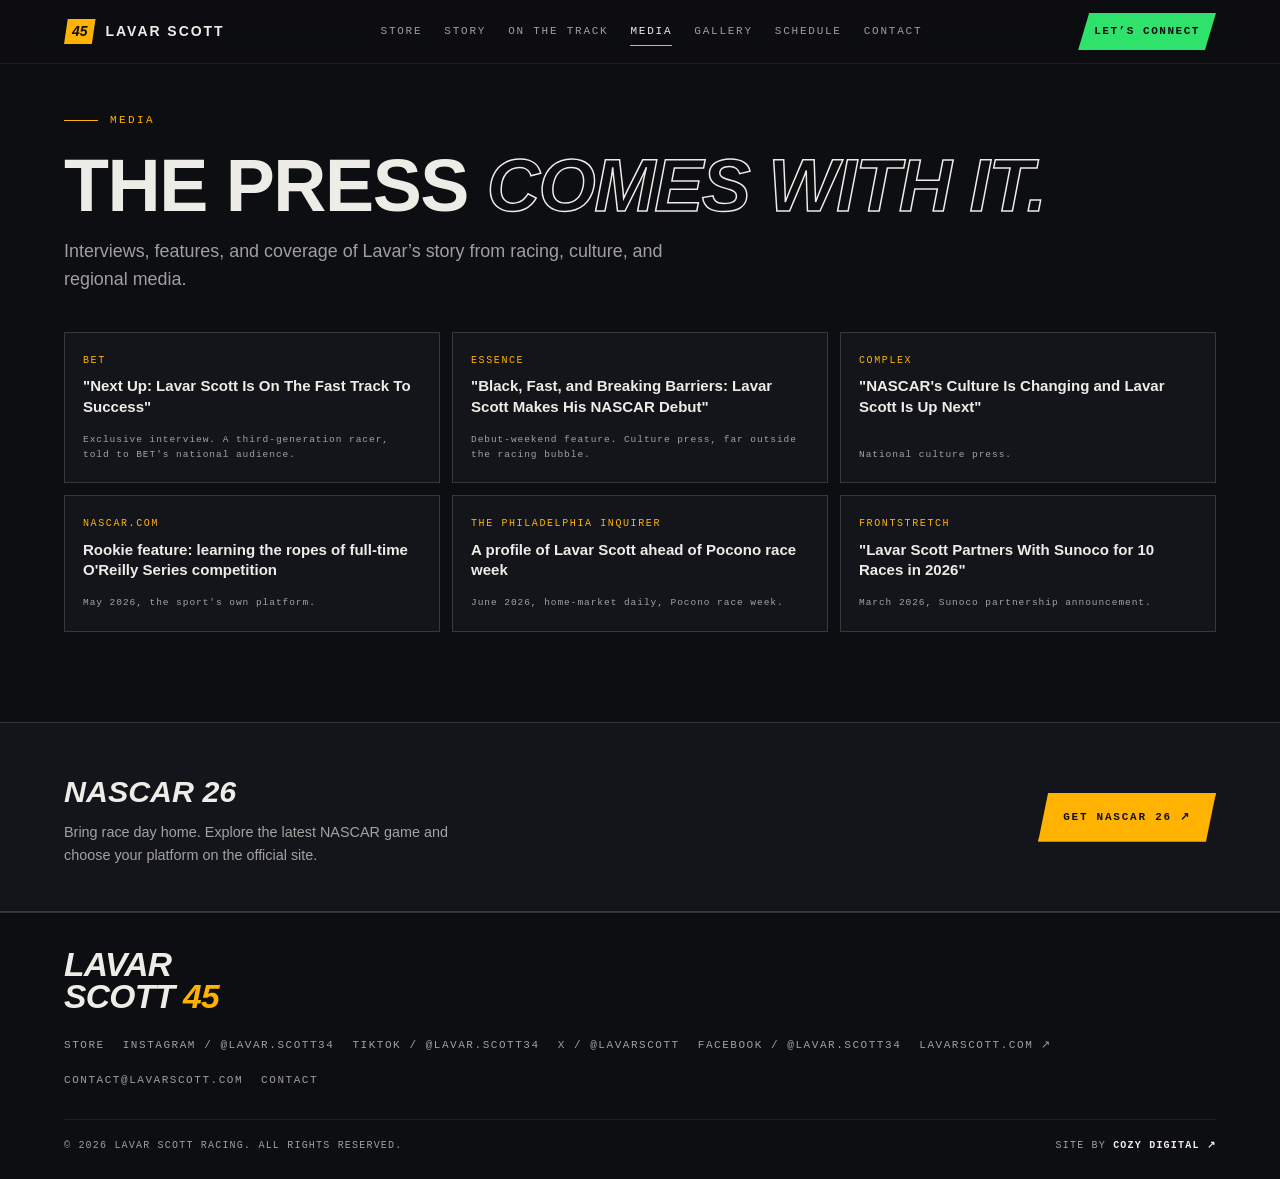
<file: media.html>
<!DOCTYPE html>
<html lang="en">
<head>
<!-- Google tag (gtag.js) -->
<script async src="https://www.googletagmanager.com/gtag/js?id=G-08HERT9SR4"></script>
<script>
  window.dataLayer = window.dataLayer || [];
  function gtag(){dataLayer.push(arguments);}
  gtag('js', new Date());

  gtag('config', 'G-08HERT9SR4');
</script>
<meta charset="UTF-8">
<meta name="viewport" content="width=device-width, initial-scale=1.0, viewport-fit=cover">
<title>Media | Lavar Scott, No. 45</title>
<meta name="description" content="Interviews, features, and press coverage of Lavar Scott, plus official social channels and NASCAR 26.">
<link rel="stylesheet" href="styles.css">
<noscript><style>@media(max-width:860px){.burger{display:none!important}.mmenu{display:block!important;position:static!important;max-height:none!important;overflow:visible!important}}</style></noscript>
</head>
<body>
<a class="skip-link" href="#main">Skip to content</a>

<nav class="nav" id="nav" aria-label="Primary">
  <a class="brand" href="index.html">
    <span class="num">45</span>
    <span class="nm">Lavar Scott</span>
  </a>
  <div class="nav-links">
    <a href="store.html">Store</a>
    <a href="story.html">Story</a>
    <a href="track.html">On The Track</a>
    <a href="media.html" aria-current="page">Media</a>
    <a href="gallery.html">Gallery</a>
    <a href="schedule.html">Schedule</a>
    <a href="contact.html">Contact</a>
  </div>
  <a class="nav-cta" href="contact.html">Let’s Connect</a>
  <button type="button" class="burger" id="burger" aria-label="Menu" aria-expanded="false" aria-controls="mmenu">
    <span></span><span></span><span></span>
  </button>
</nav>

<nav class="mmenu" id="mmenu" aria-label="Mobile">
  <a href="store.html">Store <span class="mono">Official merchandise</span></a>
  <a href="index.html">Home <span class="mono">The 45</span></a>
  <a href="story.html">Story <span class="mono">The origin</span></a>
  <a href="track.html">On The Track <span class="mono">The car, the series</span></a>
  <a href="media.html" aria-current="page">Media <span class="mono">Press, features</span></a>
  <a href="gallery.html">Gallery <span class="mono">Photos</span></a>
  <a href="schedule.html">Schedule <span class="mono">2026 races</span></a>
  <a href="contact.html">Contact <span class="mono green">Let’s connect</span></a>
</nav>

<main id="main">
<section class="section" style="padding-top:calc(var(--nav-h) + 48px)" aria-labelledby="press-h">
  <div class="kicker rv">Media</div>
  <h1 id="press-h" class="h-xl rv d1">The press <em>comes with it.</em></h1>
  <p class="lede rv d2">Interviews, features, and coverage of Lavar’s story from racing, culture, and regional media.</p>

  <div class="press rv d2">
    <div class="presscard">
      <span class="out">BET</span>
      <span class="hl">"Next Up: Lavar Scott Is On The Fast Track To Success"</span>
      <span class="mt">Exclusive interview. A third-generation racer, told to BET's national audience.</span>
    </div>
    <div class="presscard">
      <span class="out">Essence</span>
      <span class="hl">"Black, Fast, and Breaking Barriers: Lavar Scott Makes His NASCAR Debut"</span>
      <span class="mt">Debut-weekend feature. Culture press, far outside the racing bubble.</span>
    </div>
    <div class="presscard">
      <span class="out">Complex</span>
      <span class="hl">"NASCAR's Culture Is Changing and Lavar Scott Is Up Next"</span>
      <span class="mt">National culture press.</span>
    </div>
    <div class="presscard">
      <span class="out">NASCAR.com</span>
      <span class="hl">Rookie feature: learning the ropes of full-time O'Reilly Series competition</span>
      <span class="mt">May 2026, the sport's own platform.</span>
    </div>
    <div class="presscard">
      <span class="out">The Philadelphia Inquirer</span>
      <span class="hl">A profile of Lavar Scott ahead of Pocono race week</span>
      <span class="mt">June 2026, home-market daily, Pocono race week.</span>
    </div>
    <div class="presscard">
      <span class="out">Frontstretch</span>
      <span class="hl">"Lavar Scott Partners With Sunoco for 10 Races in 2026"</span>
      <span class="mt">March 2026, Sunoco partnership announcement.</span>
    </div>
  </div>
</section>

<section class="updates game-feature" aria-labelledby="media-game-h">
  <div>
    <h2 id="media-game-h">NASCAR 26</h2>
    <p>Bring race day home. Explore the latest NASCAR game and choose your platform on the official site.</p>
  </div>
  <a class="btn primary" href="https://nascar26.com/" target="_blank" rel="noopener">Get NASCAR 26 &#8599;</a>
</section>

</main>

<footer>
  <div class="f-top">
    <div class="f-name">Lavar<br>Scott <b>45</b></div>
    <div class="f-links">
      <a href="store.html">Store</a>
      <a href="https://www.instagram.com/lavar.scott34/" target="_blank" rel="noopener">Instagram / @lavar.scott34</a>
      <a href="https://www.tiktok.com/@lavar.scott34" target="_blank" rel="noopener">TikTok / @lavar.scott34</a>
      <a href="https://x.com/LavarScott" target="_blank" rel="noopener">X / @LavarScott</a>
      <a href="https://www.facebook.com/Lavar.Scott34/" target="_blank" rel="noopener">Facebook / @Lavar.Scott34</a>
      <a href="https://lavarscott.com/" target="_blank" rel="noopener">lavarscott.com &#8599;</a>
      <a href="mailto:contact@lavarscott.com">contact@lavarscott.com</a>
      <a href="contact.html">Contact</a>
    </div>
  </div>
  <div class="f-bottom">
    <span>&copy; 2026 Lavar Scott Racing. All rights reserved.</span>
    <span class="cozy">Site by <a href="https://cozydigital.org" target="_blank" rel="noopener"><b>Cozy Digital</b> &#8599;</a></span>
  </div>
</footer>

<script src="script.js"></script>
</body>
</html>
</file>
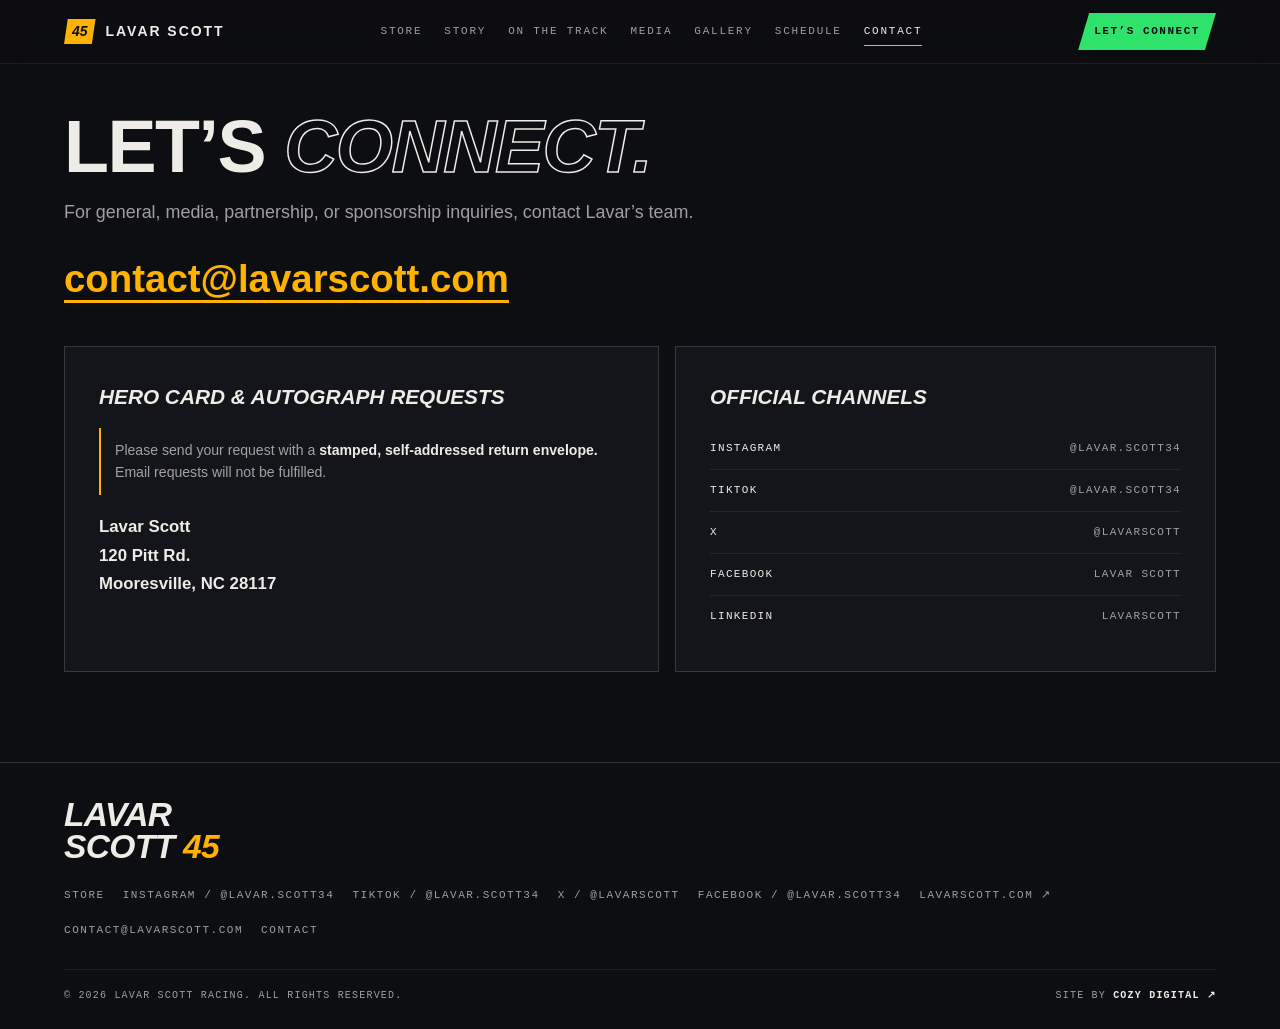
<file: partner.html>
<!DOCTYPE html>
<html lang="en">
<head>
<meta charset="UTF-8">
<meta name="viewport" content="width=device-width, initial-scale=1.0">
<meta name="robots" content="noindex">
<meta http-equiv="refresh" content="0; url=contact.html">
<title>Contact | Lavar Scott</title>
<link rel="stylesheet" href="styles.css">
</head>
<body>
<main class="section">
  <h1 class="h-xl">Contact</h1>
  <p class="lede">This page has moved.</p>
  <a class="btn primary" style="margin-top:24px" href="contact.html">Go to Contact</a>
</main>
</body>
</html>
</file>
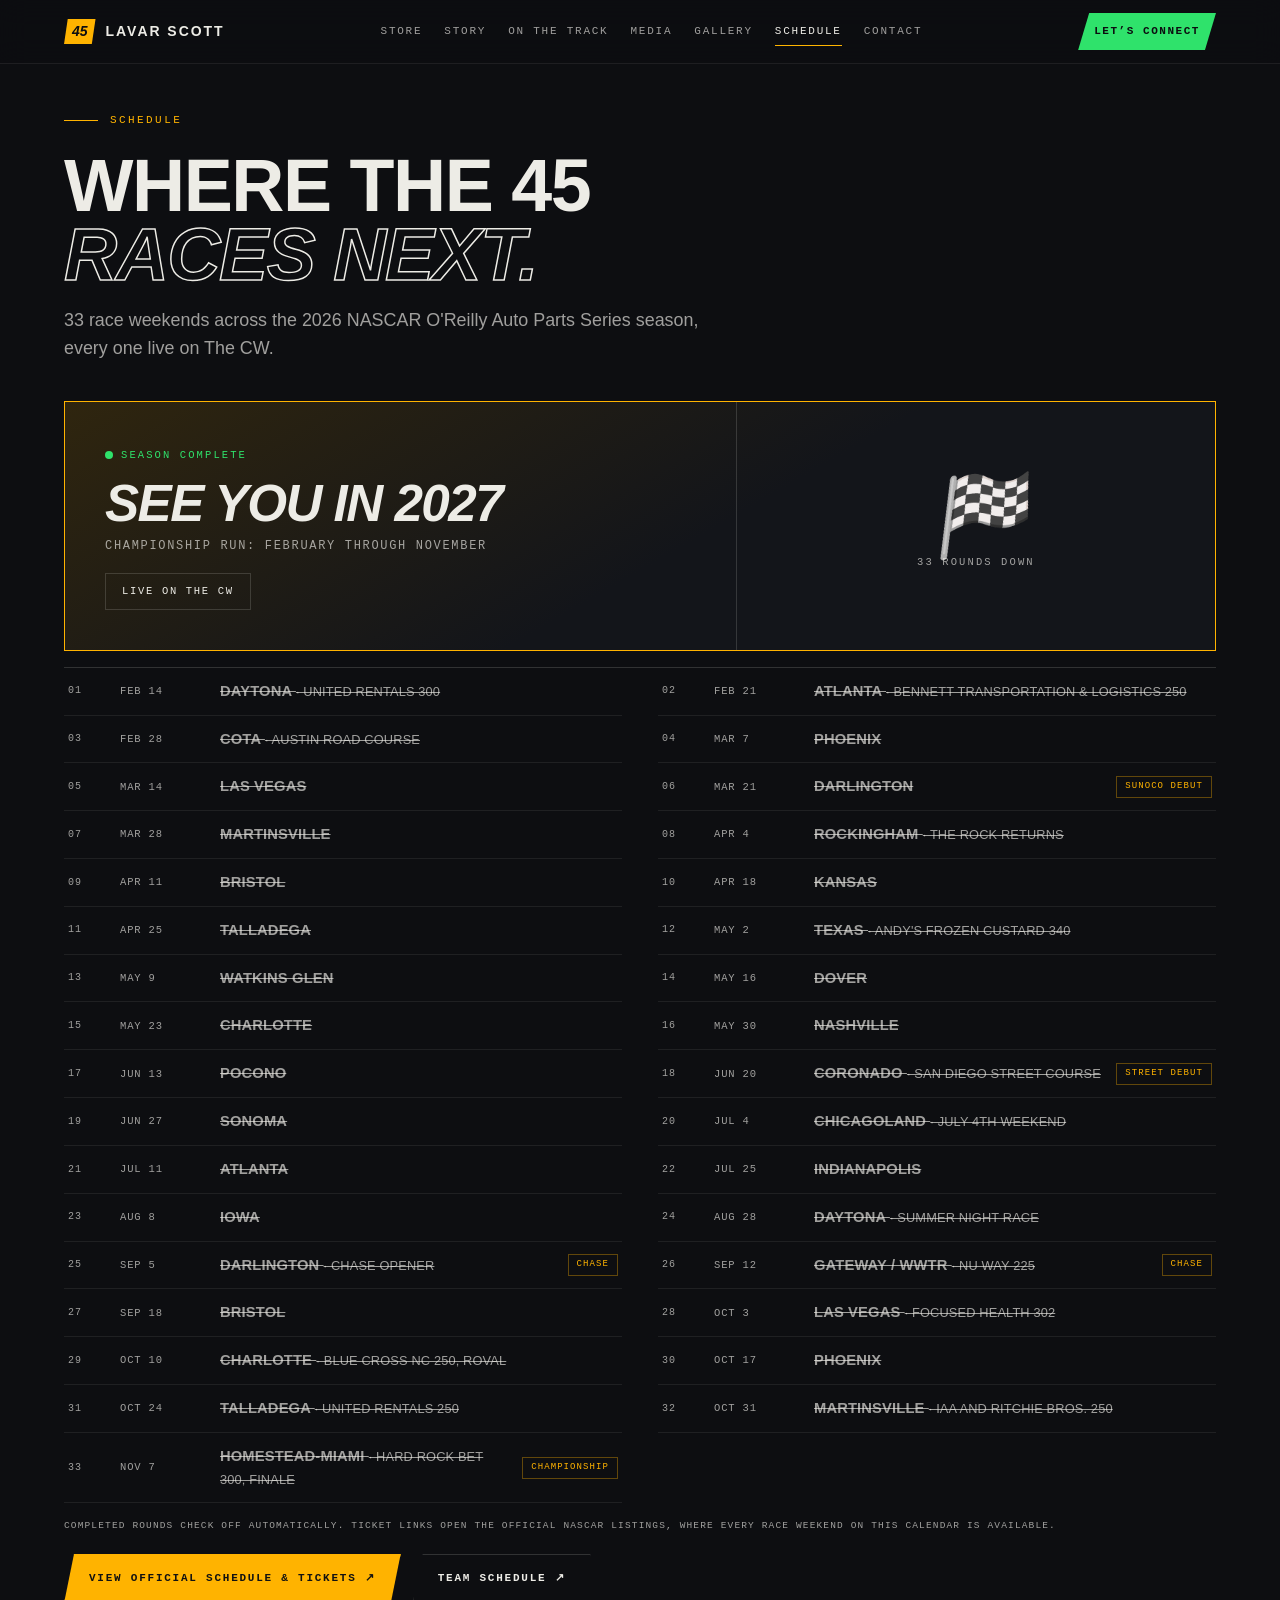
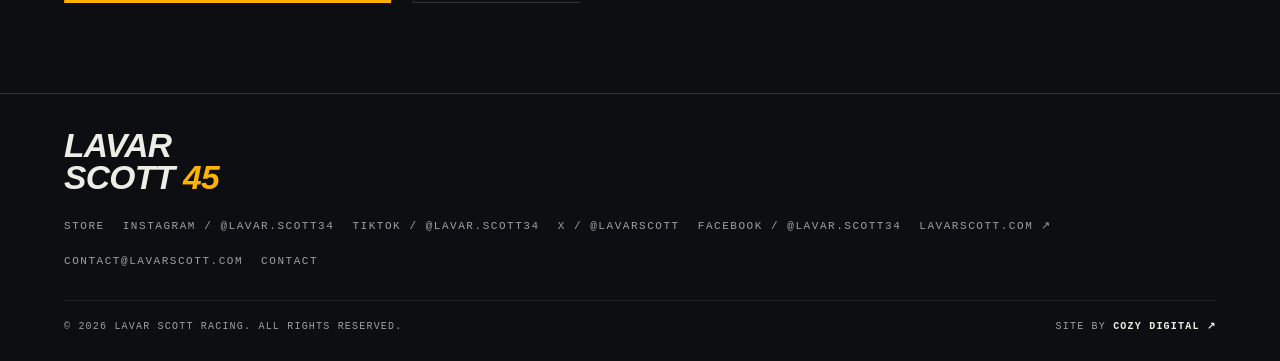
<file: schedule.html>
<!DOCTYPE html>
<html lang="en">
<head>
<!-- Google tag (gtag.js) -->
<script async src="https://www.googletagmanager.com/gtag/js?id=G-08HERT9SR4"></script>
<script>
  window.dataLayer = window.dataLayer || [];
  function gtag(){dataLayer.push(arguments);}
  gtag('js', new Date());

  gtag('config', 'G-08HERT9SR4');
</script>
<meta charset="UTF-8">
<meta name="viewport" content="width=device-width, initial-scale=1.0, viewport-fit=cover">
<title>Schedule | Lavar Scott, No. 45</title>
<meta name="description" content="The full 2026 NASCAR O'Reilly Auto Parts Series schedule for Lavar Scott and the No. 45 at Alpha Prime Racing, live on The CW.">
<link rel="stylesheet" href="styles.css">
<noscript><style>@media(max-width:860px){.burger{display:none!important}.mmenu{display:block!important;position:static!important;max-height:none!important;overflow:visible!important}}</style></noscript>
</head>
<body>
<a class="skip-link" href="#main">Skip to content</a>

<nav class="nav" id="nav" aria-label="Primary">
  <a class="brand" href="index.html">
    <span class="num">45</span>
    <span class="nm">Lavar Scott</span>
  </a>
  <div class="nav-links">
    <a href="store.html">Store</a>
    <a href="story.html">Story</a>
    <a href="track.html">On The Track</a>
    <a href="media.html">Media</a>
    <a href="gallery.html">Gallery</a>
    <a href="schedule.html" aria-current="page">Schedule</a>
    <a href="contact.html">Contact</a>
  </div>
  <a class="nav-cta" href="contact.html">Let’s Connect</a>
  <button type="button" class="burger" id="burger" aria-label="Menu" aria-expanded="false" aria-controls="mmenu">
    <span></span><span></span><span></span>
  </button>
</nav>

<nav class="mmenu" id="mmenu" aria-label="Mobile">
  <a href="store.html">Store <span class="mono">Official merchandise</span></a>
  <a href="index.html">Home <span class="mono">The 45</span></a>
  <a href="story.html">Story <span class="mono">The origin</span></a>
  <a href="track.html">On The Track <span class="mono">The car, the series</span></a>
  <a href="media.html">Media <span class="mono">Press, features</span></a>
  <a href="gallery.html">Gallery <span class="mono">Photos</span></a>
  <a href="schedule.html" aria-current="page">Schedule <span class="mono">2026 races</span></a>
  <a href="contact.html">Contact <span class="mono green">Let’s connect</span></a>
</nav>

<main id="main">
<section class="section" style="padding-top:calc(var(--nav-h) + 48px)">
  <div class="kicker rv">Schedule</div>
  <h1 class="h-xl rv d1">Where the 45<br><em>races next.</em></h1>
  <p class="lede rv d2">
    33 race weekends across the 2026 NASCAR O'Reilly Auto Parts Series season, every one live
    on The CW.
  </p>

  <div class="next-race rv d2" id="nextRace">
    <div class="lft">
      <span class="tag" id="nrTag"><i></i><span id="nrTagText">2026 season</span></span>
      <div class="trk" id="nrTrack">See the full schedule below</div>
      <div class="dt" id="nrDate">33 races, February through November 2026</div>
      <span class="cw">Live on The CW</span>
    </div>
    <div class="rgt">
      <div class="cd" id="nrDays">&#127937;</div>
      <div class="cdl" id="nrLbl">33 races this season</div>
    </div>
  </div>

  <div class="cal rv d2" id="calList">
    <div class="cal-row" data-date="2026-02-14" data-track="Daytona" data-note="United Rentals 300"><span class="no">01</span><span class="dt">Feb 14</span><span class="tk">Daytona <span style="font-weight:400;color:var(--paper-dim);font-size:.8rem">&middot; United Rentals 300</span></span><span class="endcell"><span class=""></span><a class="tix" href="https://www.ticketmaster.com/nascar-cup-series-tickets/artist/2320356" target="_blank" rel="noopener">Get tickets &#8599;</a></span></div>
    <div class="cal-row" data-date="2026-02-21" data-track="Atlanta" data-note="Bennett Transportation &amp; Logistics 250"><span class="no">02</span><span class="dt">Feb 21</span><span class="tk">Atlanta <span style="font-weight:400;color:var(--paper-dim);font-size:.8rem">&middot; Bennett Transportation &amp; Logistics 250</span></span><span class="endcell"><span class=""></span><a class="tix" href="https://www.ticketmaster.com/nascar-cup-series-tickets/artist/2320356" target="_blank" rel="noopener">Get tickets &#8599;</a></span></div>
    <div class="cal-row" data-date="2026-02-28" data-track="COTA" data-note="Austin road course"><span class="no">03</span><span class="dt">Feb 28</span><span class="tk">COTA <span style="font-weight:400;color:var(--paper-dim);font-size:.8rem">&middot; Austin road course</span></span><span class="endcell"><span class=""></span><a class="tix" href="https://www.ticketmaster.com/nascar-cup-series-tickets/artist/2320356" target="_blank" rel="noopener">Get tickets &#8599;</a></span></div>
    <div class="cal-row" data-date="2026-03-07" data-track="Phoenix" data-note=""><span class="no">04</span><span class="dt">Mar 7</span><span class="tk">Phoenix</span><span class="endcell"><span class=""></span><a class="tix" href="https://www.ticketmaster.com/nascar-cup-series-tickets/artist/2320356" target="_blank" rel="noopener">Get tickets &#8599;</a></span></div>
    <div class="cal-row" data-date="2026-03-14" data-track="Las Vegas" data-note=""><span class="no">05</span><span class="dt">Mar 14</span><span class="tk">Las Vegas</span><span class="endcell"><span class=""></span><a class="tix" href="https://www.ticketmaster.com/nascar-cup-series-tickets/artist/2320356" target="_blank" rel="noopener">Get tickets &#8599;</a></span></div>
    <div class="cal-row" data-date="2026-03-21" data-track="Darlington" data-note="" data-bg="Sunoco debut"><span class="no">06</span><span class="dt">Mar 21</span><span class="tk">Darlington</span><span class="endcell"><span class="bg">Sunoco debut</span><a class="tix" href="https://www.ticketmaster.com/nascar-cup-series-tickets/artist/2320356" target="_blank" rel="noopener">Get tickets &#8599;</a></span></div>
    <div class="cal-row" data-date="2026-03-28" data-track="Martinsville" data-note=""><span class="no">07</span><span class="dt">Mar 28</span><span class="tk">Martinsville</span><span class="endcell"><span class=""></span><a class="tix" href="https://www.ticketmaster.com/nascar-cup-series-tickets/artist/2320356" target="_blank" rel="noopener">Get tickets &#8599;</a></span></div>
    <div class="cal-row" data-date="2026-04-04" data-track="Rockingham" data-note="The Rock returns"><span class="no">08</span><span class="dt">Apr 4</span><span class="tk">Rockingham <span style="font-weight:400;color:var(--paper-dim);font-size:.8rem">&middot; The Rock returns</span></span><span class="endcell"><span class=""></span><a class="tix" href="https://www.ticketmaster.com/nascar-cup-series-tickets/artist/2320356" target="_blank" rel="noopener">Get tickets &#8599;</a></span></div>
    <div class="cal-row" data-date="2026-04-11" data-track="Bristol" data-note=""><span class="no">09</span><span class="dt">Apr 11</span><span class="tk">Bristol</span><span class="endcell"><span class=""></span><a class="tix" href="https://www.ticketmaster.com/nascar-cup-series-tickets/artist/2320356" target="_blank" rel="noopener">Get tickets &#8599;</a></span></div>
    <div class="cal-row" data-date="2026-04-18" data-track="Kansas" data-note=""><span class="no">10</span><span class="dt">Apr 18</span><span class="tk">Kansas</span><span class="endcell"><span class=""></span><a class="tix" href="https://www.ticketmaster.com/nascar-cup-series-tickets/artist/2320356" target="_blank" rel="noopener">Get tickets &#8599;</a></span></div>
    <div class="cal-row" data-date="2026-04-25" data-track="Talladega" data-note=""><span class="no">11</span><span class="dt">Apr 25</span><span class="tk">Talladega</span><span class="endcell"><span class=""></span><a class="tix" href="https://www.ticketmaster.com/nascar-cup-series-tickets/artist/2320356" target="_blank" rel="noopener">Get tickets &#8599;</a></span></div>
    <div class="cal-row" data-date="2026-05-02" data-track="Texas" data-note="Andy's Frozen Custard 340"><span class="no">12</span><span class="dt">May 2</span><span class="tk">Texas <span style="font-weight:400;color:var(--paper-dim);font-size:.8rem">&middot; Andy's Frozen Custard 340</span></span><span class="endcell"><span class=""></span><a class="tix" href="https://www.ticketmaster.com/nascar-cup-series-tickets/artist/2320356" target="_blank" rel="noopener">Get tickets &#8599;</a></span></div>
    <div class="cal-row" data-date="2026-05-09" data-track="Watkins Glen" data-note=""><span class="no">13</span><span class="dt">May 9</span><span class="tk">Watkins Glen</span><span class="endcell"><span class=""></span><a class="tix" href="https://www.ticketmaster.com/nascar-cup-series-tickets/artist/2320356" target="_blank" rel="noopener">Get tickets &#8599;</a></span></div>
    <div class="cal-row" data-date="2026-05-16" data-track="Dover" data-note=""><span class="no">14</span><span class="dt">May 16</span><span class="tk">Dover</span><span class="endcell"><span class=""></span><a class="tix" href="https://www.ticketmaster.com/nascar-cup-series-tickets/artist/2320356" target="_blank" rel="noopener">Get tickets &#8599;</a></span></div>
    <div class="cal-row" data-date="2026-05-23" data-track="Charlotte" data-note=""><span class="no">15</span><span class="dt">May 23</span><span class="tk">Charlotte</span><span class="endcell"><span class=""></span><a class="tix" href="https://www.charlottemotorspeedway.com/events/blue-cross-nc-300/" target="_blank" rel="noopener">Get tickets &#8599;</a></span></div>
    <div class="cal-row" data-date="2026-05-30" data-track="Nashville" data-note=""><span class="no">16</span><span class="dt">May 30</span><span class="tk">Nashville</span><span class="endcell"><span class=""></span><a class="tix" href="https://www.ticketmaster.com/nascar-cup-series-tickets/artist/2320356" target="_blank" rel="noopener">Get tickets &#8599;</a></span></div>
    <div class="cal-row" data-date="2026-06-13" data-track="Pocono" data-note=""><span class="no">17</span><span class="dt">Jun 13</span><span class="tk">Pocono</span><span class="endcell"><span class=""></span><a class="tix" href="https://www.ticketmaster.com/nascar-cup-series-tickets/artist/2320356" target="_blank" rel="noopener">Get tickets &#8599;</a></span></div>
    <div class="cal-row" data-date="2026-06-20" data-track="Coronado" data-note="San Diego street course" data-bg="Street debut"><span class="no">18</span><span class="dt">Jun 20</span><span class="tk">Coronado <span style="font-weight:400;color:var(--paper-dim);font-size:.8rem">&middot; San Diego street course</span></span><span class="endcell"><span class="bg">Street debut</span><a class="tix" href="https://www.ticketmaster.com/nascar-cup-series-tickets/artist/2320356" target="_blank" rel="noopener">Get tickets &#8599;</a></span></div>
    <div class="cal-row" data-date="2026-06-27" data-track="Sonoma" data-note=""><span class="no">19</span><span class="dt">Jun 27</span><span class="tk">Sonoma</span><span class="endcell"><span class=""></span><a class="tix" href="https://www.ticketmaster.com/nascar-cup-series-tickets/artist/2320356" target="_blank" rel="noopener">Get tickets &#8599;</a></span></div>
    <div class="cal-row" data-date="2026-07-04" data-track="Chicagoland" data-note="July 4th weekend"><span class="no">20</span><span class="dt">Jul 4</span><span class="tk">Chicagoland <span style="font-weight:400;color:var(--paper-dim);font-size:.8rem">&middot; July 4th weekend</span></span><span class="endcell"><span class=""></span><a class="tix" href="https://www.ticketmaster.com/nascar-cup-series-tickets/artist/2320356" target="_blank" rel="noopener">Get tickets &#8599;</a></span></div>
    <div class="cal-row" data-date="2026-07-11" data-track="Atlanta" data-note=""><span class="no">21</span><span class="dt">Jul 11</span><span class="tk">Atlanta</span><span class="endcell"><span class=""></span><a class="tix" href="https://www.ticketmaster.com/nascar-cup-series-tickets/artist/2320356" target="_blank" rel="noopener">Get tickets &#8599;</a></span></div>
    <div class="cal-row" data-date="2026-07-25" data-track="Indianapolis" data-note=""><span class="no">22</span><span class="dt">Jul 25</span><span class="tk">Indianapolis</span><span class="endcell"><span class=""></span><a class="tix" href="https://www.ticketmaster.com/nascar-cup-series-tickets/artist/2320356" target="_blank" rel="noopener">Get tickets &#8599;</a></span></div>
    <div class="cal-row" data-date="2026-08-08" data-track="Iowa" data-note=""><span class="no">23</span><span class="dt">Aug 8</span><span class="tk">Iowa</span><span class="endcell"><span class=""></span><a class="tix" href="https://www.ticketmaster.com/nascar-cup-series-tickets/artist/2320356" target="_blank" rel="noopener">Get tickets &#8599;</a></span></div>
    <div class="cal-row" data-date="2026-08-28" data-track="Daytona" data-note="Summer night race"><span class="no">24</span><span class="dt">Aug 28</span><span class="tk">Daytona <span style="font-weight:400;color:var(--paper-dim);font-size:.8rem">&middot; Summer night race</span></span><span class="endcell"><span class=""></span><a class="tix" href="https://www.ticketmaster.com/nascar-cup-series-tickets/artist/2320356" target="_blank" rel="noopener">Get tickets &#8599;</a></span></div>
    <div class="cal-row" data-date="2026-09-05" data-track="Darlington" data-note="Chase opener" data-bg="Chase"><span class="no">25</span><span class="dt">Sep 5</span><span class="tk">Darlington <span style="font-weight:400;color:var(--paper-dim);font-size:.8rem">&middot; Chase opener</span></span><span class="endcell"><span class="bg">Chase</span><a class="tix" href="https://www.ticketmaster.com/nascar-cup-series-tickets/artist/2320356" target="_blank" rel="noopener">Get tickets &#8599;</a></span></div>
    <div class="cal-row" data-date="2026-09-12" data-track="Gateway / WWTR" data-note="Nu Way 225" data-bg="Chase"><span class="no">26</span><span class="dt">Sep 12</span><span class="tk">Gateway / WWTR <span style="font-weight:400;color:var(--paper-dim);font-size:.8rem">&middot; Nu Way 225</span></span><span class="endcell"><span class="bg">Chase</span><a class="tix" href="https://www.ticketmaster.com/nascar-cup-series-tickets/artist/2320356" target="_blank" rel="noopener">Get tickets &#8599;</a></span></div>
    <div class="cal-row" data-date="2026-09-18" data-track="Bristol" data-note=""><span class="no">27</span><span class="dt">Sep 18</span><span class="tk">Bristol</span><span class="endcell"><span class=""></span><a class="tix" href="https://www.ticketmaster.com/nascar-cup-series-tickets/artist/2320356" target="_blank" rel="noopener">Get tickets &#8599;</a></span></div>
    <div class="cal-row" data-date="2026-10-03" data-track="Las Vegas" data-note=""><span class="no">28</span><span class="dt">Oct 3</span><span class="tk">Las Vegas <span style="font-weight:400;color:var(--paper-dim);font-size:.8rem">&middot; Focused Health 302</span></span><span class="endcell"><span class=""></span><a class="tix" href="https://www.ticketmaster.com/nascar-cup-series-tickets/artist/2320356" target="_blank" rel="noopener">Get tickets &#8599;</a></span></div>
    <div class="cal-row" data-date="2026-10-10" data-track="Charlotte" data-note=""><span class="no">29</span><span class="dt">Oct 10</span><span class="tk">Charlotte <span style="font-weight:400;color:var(--paper-dim);font-size:.8rem">&middot; Blue Cross NC 250, ROVAL</span></span><span class="endcell"><span class=""></span><a class="tix" href="https://www.charlottemotorspeedway.com/events/blue-cross-nc-300/" target="_blank" rel="noopener">Get tickets &#8599;</a></span></div>
    <div class="cal-row" data-date="2026-10-17" data-track="Phoenix" data-note=""><span class="no">30</span><span class="dt">Oct 17</span><span class="tk">Phoenix</span><span class="endcell"><span class=""></span><a class="tix" href="https://www.ticketmaster.com/nascar-cup-series-tickets/artist/2320356" target="_blank" rel="noopener">Get tickets &#8599;</a></span></div>
    <div class="cal-row" data-date="2026-10-24" data-track="Talladega" data-note=""><span class="no">31</span><span class="dt">Oct 24</span><span class="tk">Talladega <span style="font-weight:400;color:var(--paper-dim);font-size:.8rem">&middot; United Rentals 250</span></span><span class="endcell"><span class=""></span><a class="tix" href="https://www.ticketmaster.com/nascar-cup-series-tickets/artist/2320356" target="_blank" rel="noopener">Get tickets &#8599;</a></span></div>
    <div class="cal-row" data-date="2026-10-31" data-track="Martinsville" data-note=""><span class="no">32</span><span class="dt">Oct 31</span><span class="tk">Martinsville <span style="font-weight:400;color:var(--paper-dim);font-size:.8rem">&middot; IAA and Ritchie Bros. 250</span></span><span class="endcell"><span class=""></span><a class="tix" href="https://www.ticketmaster.com/nascar-cup-series-tickets/artist/2320356" target="_blank" rel="noopener">Get tickets &#8599;</a></span></div>
    <div class="cal-row" data-date="2026-11-07" data-track="Homestead-Miami" data-note="Hard Rock Bet 300, finale" data-bg="Championship"><span class="no">33</span><span class="dt">Nov 7</span><span class="tk">Homestead-Miami <span style="font-weight:400;color:var(--paper-dim);font-size:.8rem">&middot; Hard Rock Bet 300, finale</span></span><span class="endcell"><span class="bg">Championship</span><a class="tix" href="https://www.ticketmaster.com/nascar-cup-series-tickets/artist/2320356" target="_blank" rel="noopener">Get tickets &#8599;</a></span></div>
  </div>
  <div class="cal-note rv d2" id="calNote">
    Completed rounds check off automatically. Ticket links open the official NASCAR listings,
    where every race weekend on this calendar is available.
  </div>
  <div class="rv d2" style="display:flex;gap:12px;flex-wrap:wrap;margin-top:20px">
    <a class="btn primary" href="https://www.ticketmaster.com/nascar-cup-series-tickets/artist/2320356" target="_blank" rel="noopener">View official schedule &amp; tickets &#8599;</a>
    <a class="btn ghosty" href="https://lavarscott.com/races/" target="_blank" rel="noopener">Team schedule &#8599;</a>
  </div>
</section>
</main>

<footer>
  <div class="f-top">
    <div class="f-name">Lavar<br>Scott <b>45</b></div>
    <div class="f-links">
      <a href="store.html">Store</a>
      <a href="https://www.instagram.com/lavar.scott34/" target="_blank" rel="noopener">Instagram / @lavar.scott34</a>
      <a href="https://www.tiktok.com/@lavar.scott34" target="_blank" rel="noopener">TikTok / @lavar.scott34</a>
      <a href="https://x.com/LavarScott" target="_blank" rel="noopener">X / @LavarScott</a>
      <a href="https://www.facebook.com/Lavar.Scott34/" target="_blank" rel="noopener">Facebook / @Lavar.Scott34</a>
      <a href="https://lavarscott.com/" target="_blank" rel="noopener">lavarscott.com &#8599;</a>
      <a href="mailto:contact@lavarscott.com">contact@lavarscott.com</a>
      <a href="contact.html">Contact</a>
    </div>
  </div>
  <div class="f-bottom">
    <span>&copy; 2026 Lavar Scott Racing. All rights reserved.</span>
    <span class="cozy">Site by <a href="https://cozydigital.org" target="_blank" rel="noopener"><b>Cozy Digital</b> &#8599;</a></span>
  </div>
</footer>

<script src="script.js"></script>
</body>
</html>
</file>
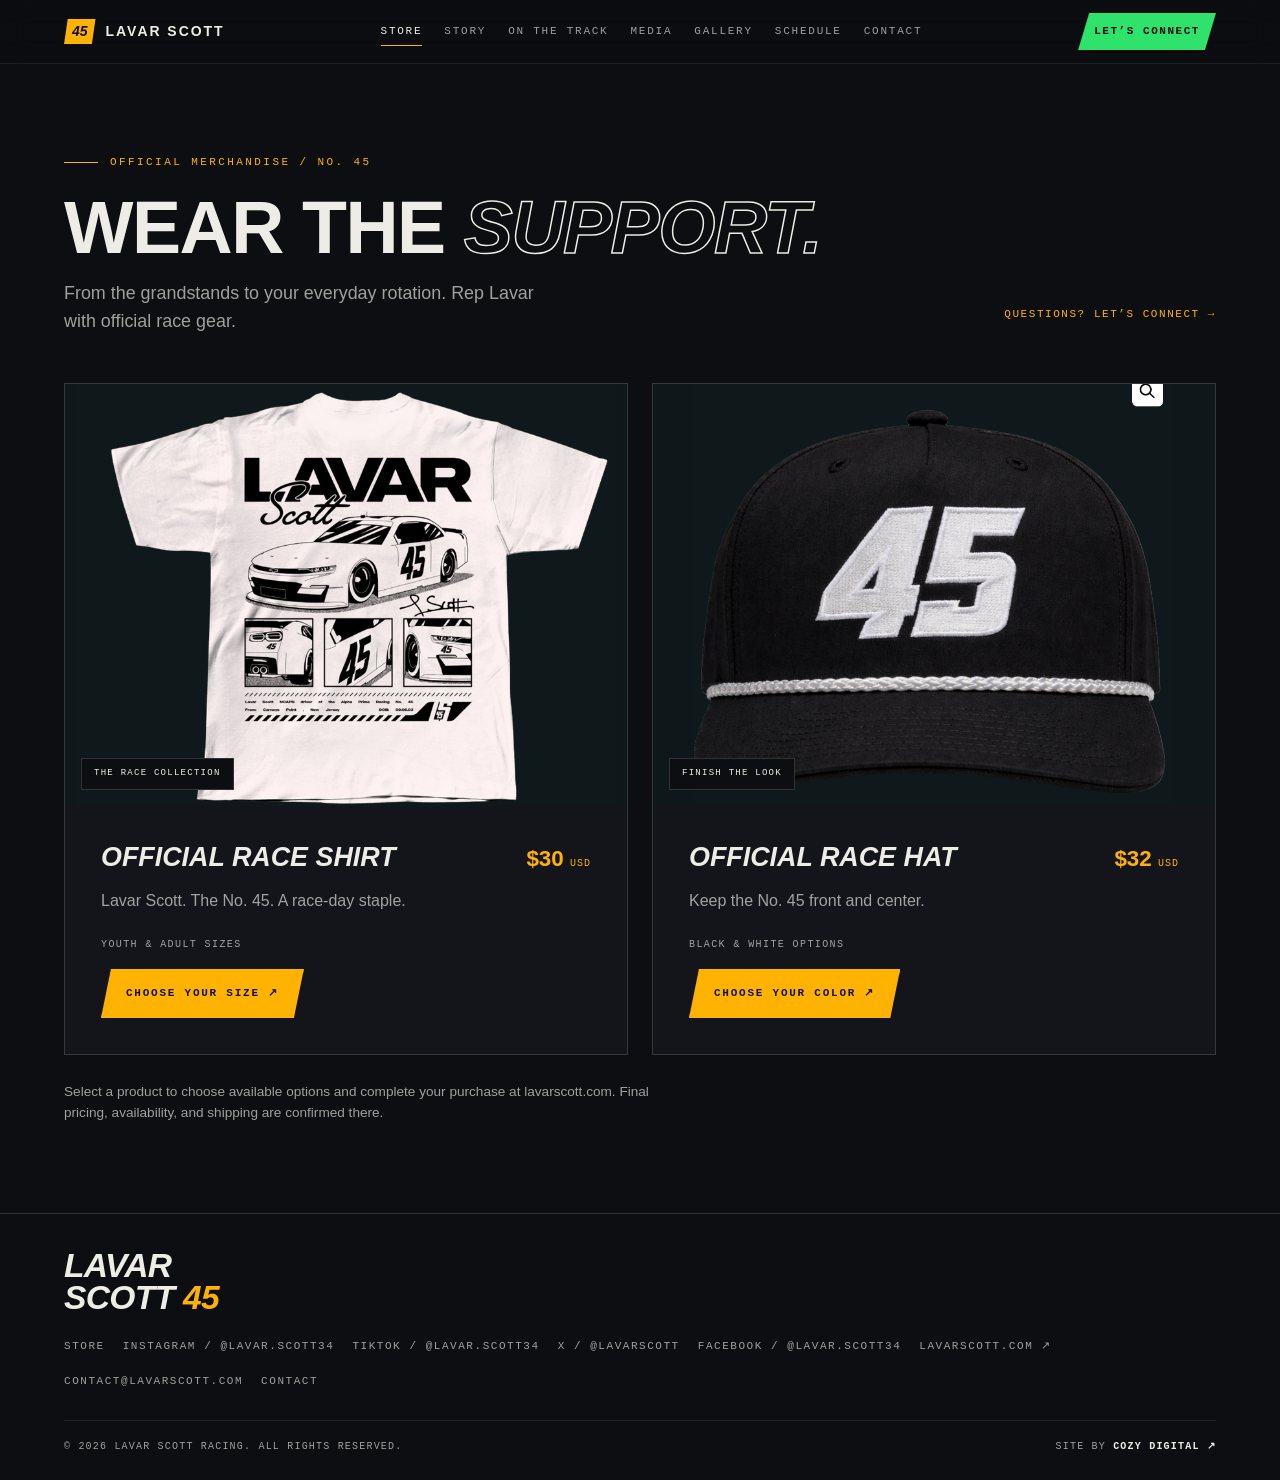
<file: store.html>
<!DOCTYPE html>
<html lang="en">
<head>
<!-- Google tag (gtag.js) -->
<script async src="https://www.googletagmanager.com/gtag/js?id=G-08HERT9SR4"></script>
<script>
  window.dataLayer = window.dataLayer || [];
  function gtag(){dataLayer.push(arguments);}
  gtag('js', new Date());

  gtag('config', 'G-08HERT9SR4');
</script>
<meta charset="UTF-8">
<meta name="viewport" content="width=device-width, initial-scale=1.0, viewport-fit=cover">
<title>Store | Lavar Scott, No. 45</title>
<meta name="description" content="Shop official Lavar Scott merchandise. Explore the No. 45 race shirt and race hat, and find your race-day gear.">
<link rel="stylesheet" href="styles.css">
<noscript><style>@media(max-width:860px){.burger{display:none!important}.mmenu{display:block!important;position:static!important;max-height:none!important;overflow:visible!important}}</style></noscript>
</head>
<body>
<a class="skip-link" href="#main">Skip to content</a>

<nav class="nav" id="nav" aria-label="Primary">
  <a class="brand" href="index.html">
    <span class="num">45</span>
    <span class="nm">Lavar Scott</span>
  </a>
  <div class="nav-links">
    <a href="store.html" aria-current="page">Store</a>
    <a href="story.html">Story</a>
    <a href="track.html">On The Track</a>
    <a href="media.html">Media</a>
    <a href="gallery.html">Gallery</a>
    <a href="schedule.html">Schedule</a>
    <a href="contact.html">Contact</a>
  </div>
  <a class="nav-cta" href="contact.html">Let’s Connect</a>
  <button type="button" class="burger" id="burger" aria-label="Menu" aria-expanded="false" aria-controls="mmenu">
    <span></span><span></span><span></span>
  </button>
</nav>

<nav class="mmenu" id="mmenu" aria-label="Mobile">
  <a href="store.html" aria-current="page">Store <span class="mono">Official merchandise</span></a>
  <a href="index.html">Home <span class="mono">The 45</span></a>
  <a href="story.html">Story <span class="mono">The origin</span></a>
  <a href="track.html">On The Track <span class="mono">The car, the series</span></a>
  <a href="media.html">Media <span class="mono">Press, features</span></a>
  <a href="gallery.html">Gallery <span class="mono">Photos</span></a>
  <a href="schedule.html">Schedule <span class="mono">2026 races</span></a>
  <a href="contact.html">Contact <span class="mono green">Let’s connect</span></a>
</nav>

<main id="main">
<section class="section store-page" aria-labelledby="store-title">
  <div class="store-heading">
    <div>
      <p class="kicker">Official merchandise / No. 45</p>
      <h1 class="h-xl" id="store-title">Wear the <em>support.</em></h1>
      <p class="lede">From the grandstands to your everyday rotation. Rep Lavar with official race gear.</p>
    </div>
    <a class="store-help mono" href="contact.html">Questions? Let’s connect &rarr;</a>
  </div>
  <div class="store-grid">
    <article class="product-card" aria-labelledby="shirt-title">
      <a class="product-image" href="https://lavarscott.com/product/lavar-scott-official-race-shirt/" aria-label="Choose options for the official race shirt">
        <img src="lavar_shirt.png" alt="White Lavar Scott race shirt with No. 45 car artwork" width="837" height="652" fetchpriority="high">
        <span class="product-tag mono">The race collection</span>
      </a>
      <div class="product-info">
        <div class="product-title"><h2 id="shirt-title">Official race shirt</h2><p class="product-price">$30 <span>USD</span></p></div>
        <p class="product-description">Lavar Scott. The No. 45. A race-day staple.</p>
        <p class="product-options mono">Youth &amp; adult sizes</p>
        <a class="btn primary" href="https://lavarscott.com/product/lavar-scott-official-race-shirt/" aria-label="Choose your size for the official race shirt">Choose your size &nearr;</a>
      </div>
    </article>
    <article class="product-card" aria-labelledby="hat-title">
      <a class="product-image" href="https://lavarscott.com/product/official-lavar-scott-race-hat/" aria-label="Choose options for the official race hat">
        <img src="lavar_hat.png" alt="Black Lavar Scott race hat with embroidered white number 45" width="838" height="735">
        <span class="product-tag mono">Finish the look</span>
      </a>
      <div class="product-info">
        <div class="product-title"><h2 id="hat-title">Official race hat</h2><p class="product-price">$32 <span>USD</span></p></div>
        <p class="product-description">Keep the No. 45 front and center.</p>
        <p class="product-options mono">Black &amp; white options</p>
        <a class="btn primary" href="https://lavarscott.com/product/official-lavar-scott-race-hat/" aria-label="Choose your color for the official race hat">Choose your color &nearr;</a>
      </div>
    </article>
  </div>
  <p class="store-checkout-note">Select a product to choose available options and complete your purchase at lavarscott.com. Final pricing, availability, and shipping are confirmed there.</p>
</section>
</main>

<footer>
  <div class="f-top">
    <div class="f-name">Lavar<br>Scott <b>45</b></div>
    <div class="f-links">
      <a href="store.html" aria-current="page">Store</a>
      <a href="https://www.instagram.com/lavar.scott34/" target="_blank" rel="noopener">Instagram / @lavar.scott34</a>
      <a href="https://www.tiktok.com/@lavar.scott34" target="_blank" rel="noopener">TikTok / @lavar.scott34</a>
      <a href="https://x.com/LavarScott" target="_blank" rel="noopener">X / @LavarScott</a>
      <a href="https://www.facebook.com/Lavar.Scott34/" target="_blank" rel="noopener">Facebook / @Lavar.Scott34</a>
      <a href="https://lavarscott.com/" target="_blank" rel="noopener">lavarscott.com &#8599;</a>
      <a href="mailto:contact@lavarscott.com">contact@lavarscott.com</a>
      <a href="contact.html">Contact</a>
    </div>
  </div>
  <div class="f-bottom">
    <span>&copy; 2026 Lavar Scott Racing. All rights reserved.</span>
    <span class="cozy">Site by <a href="https://cozydigital.org" target="_blank" rel="noopener"><b>Cozy Digital</b> &#8599;</a></span>
  </div>
</footer>

<script src="script.js"></script>
</body>
</html>
</file>
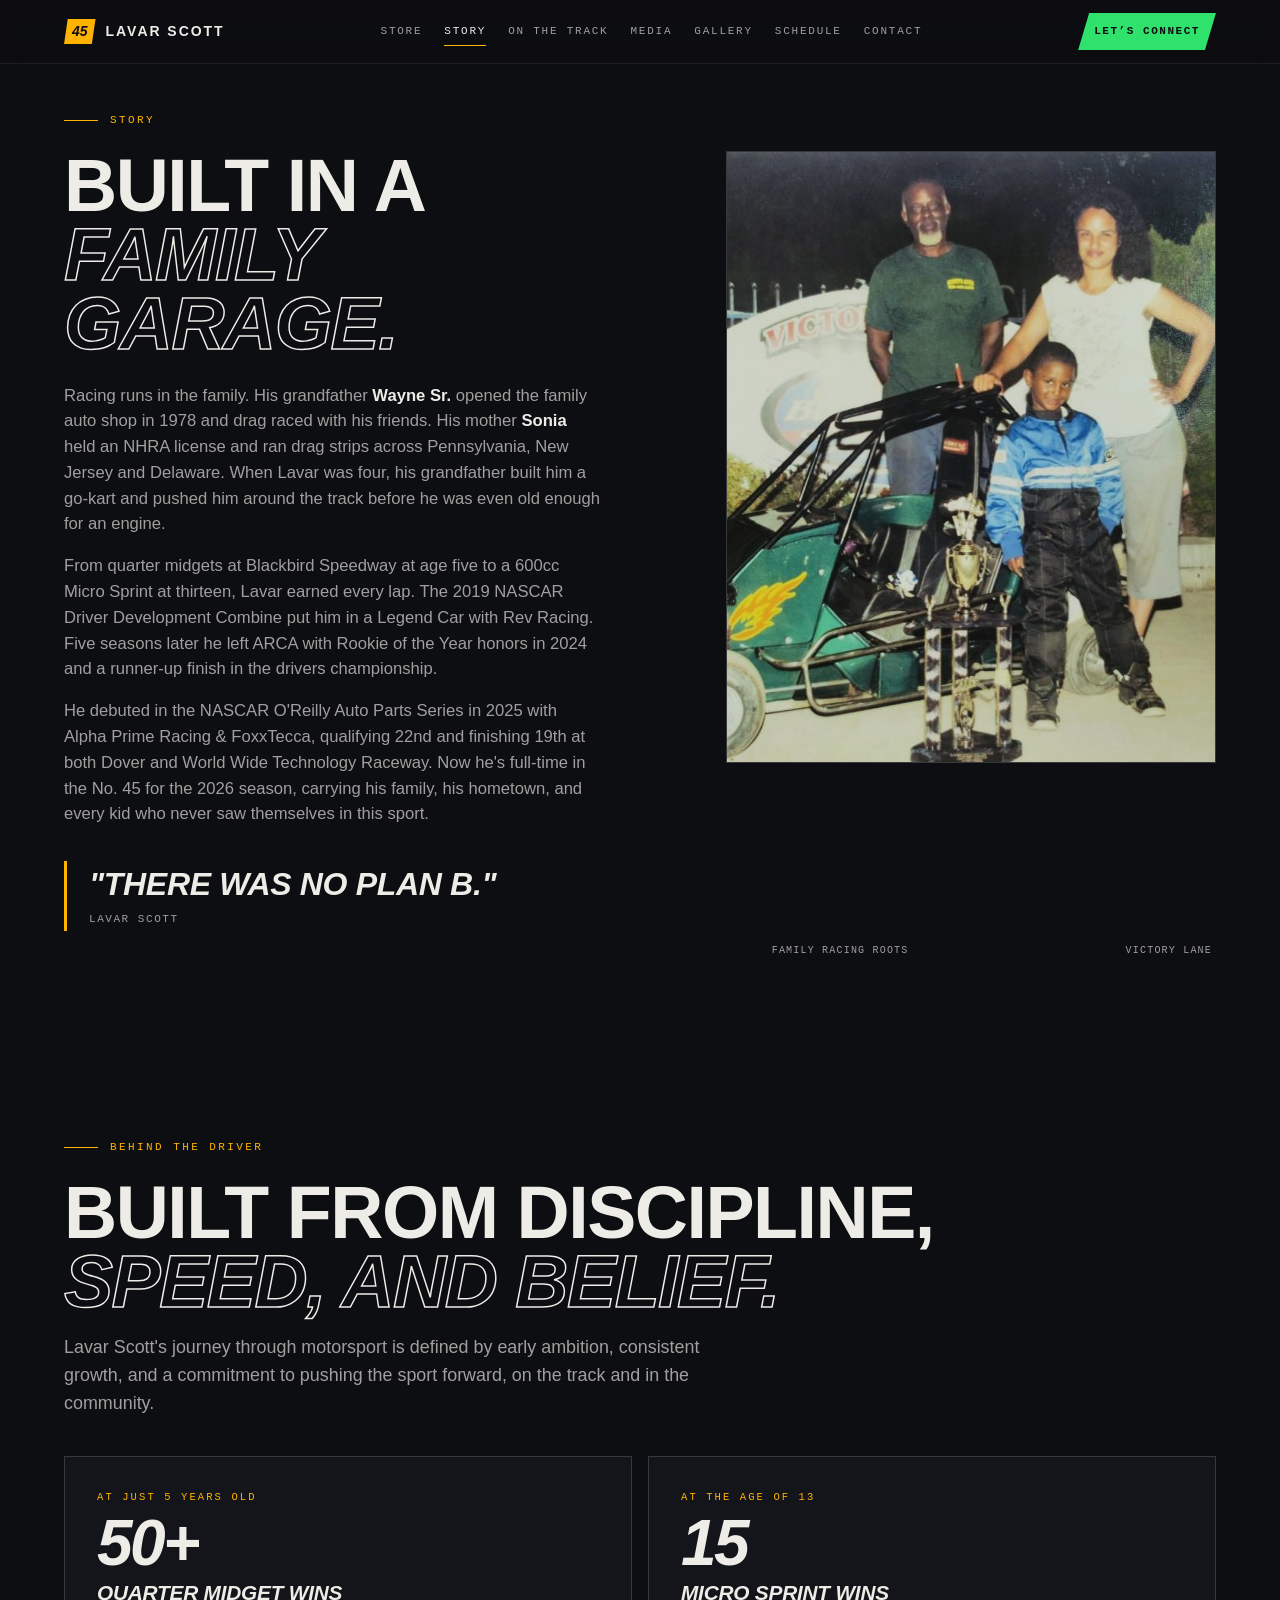
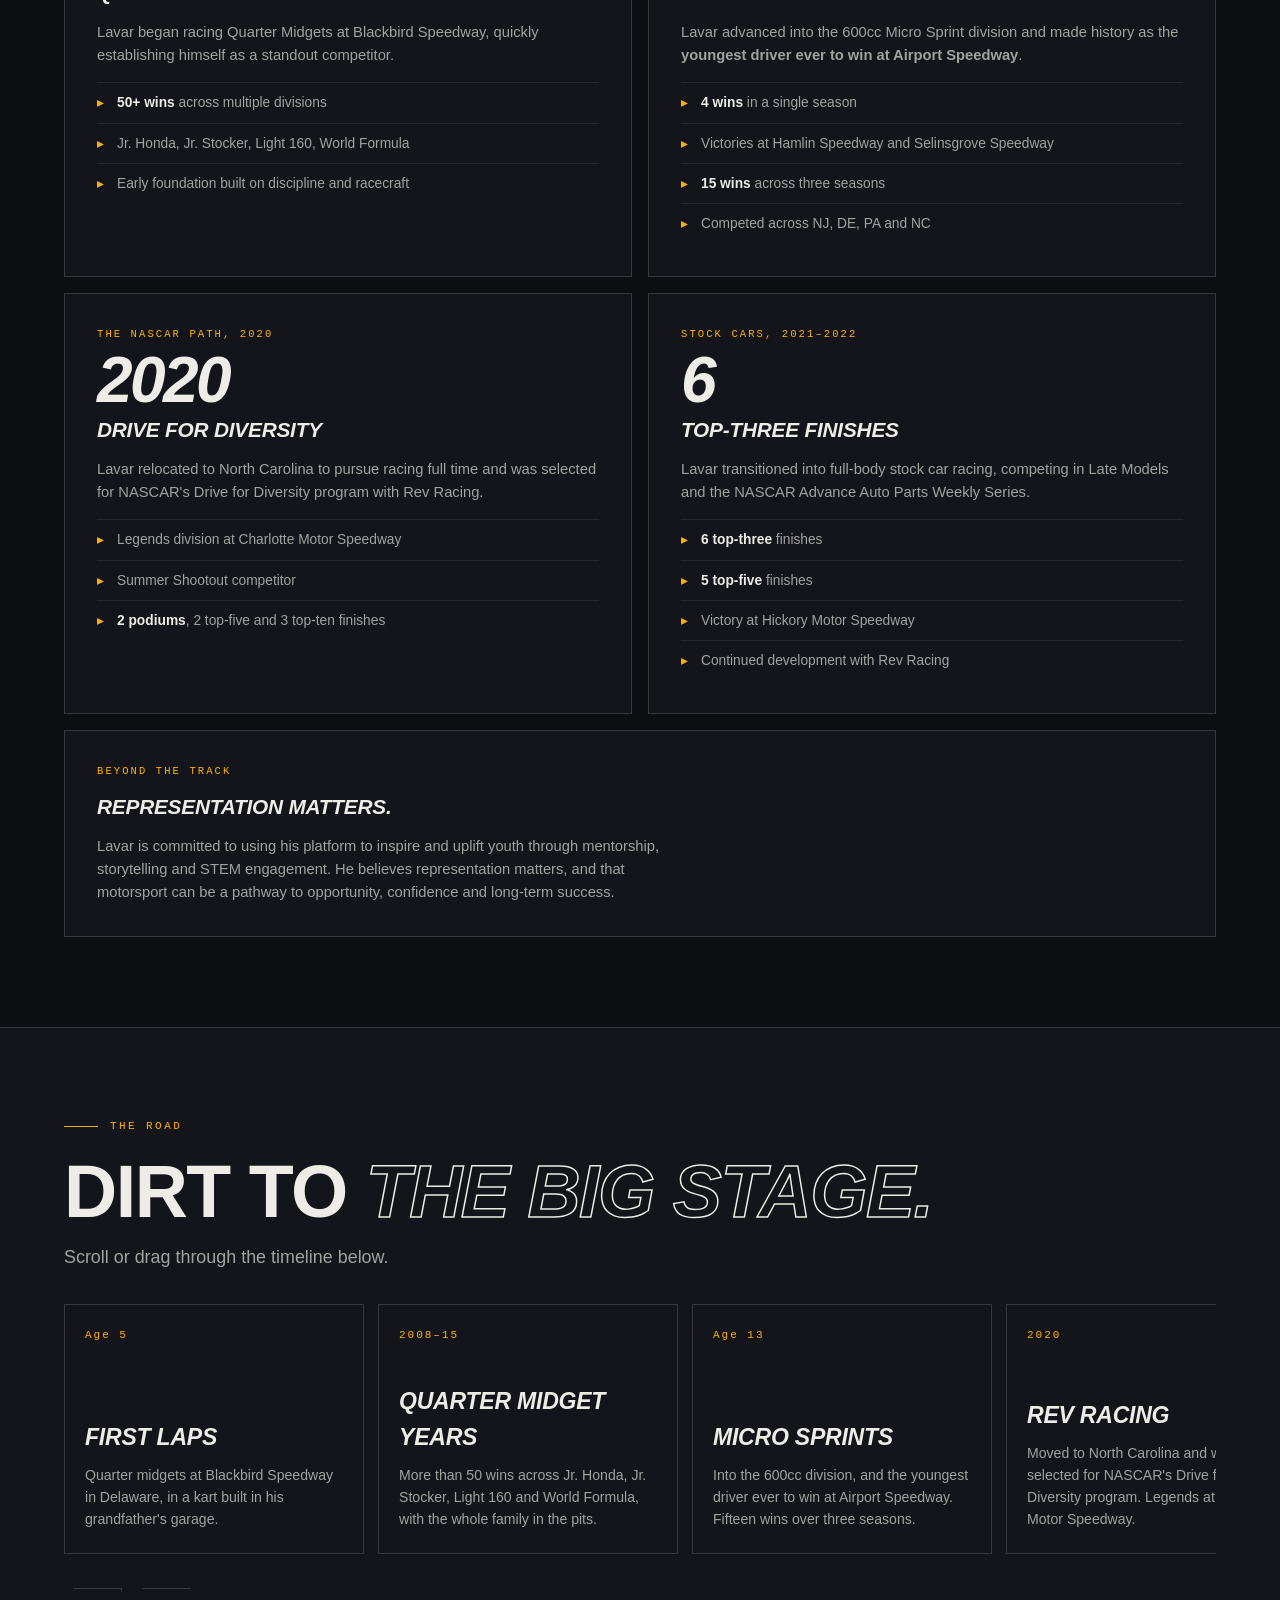
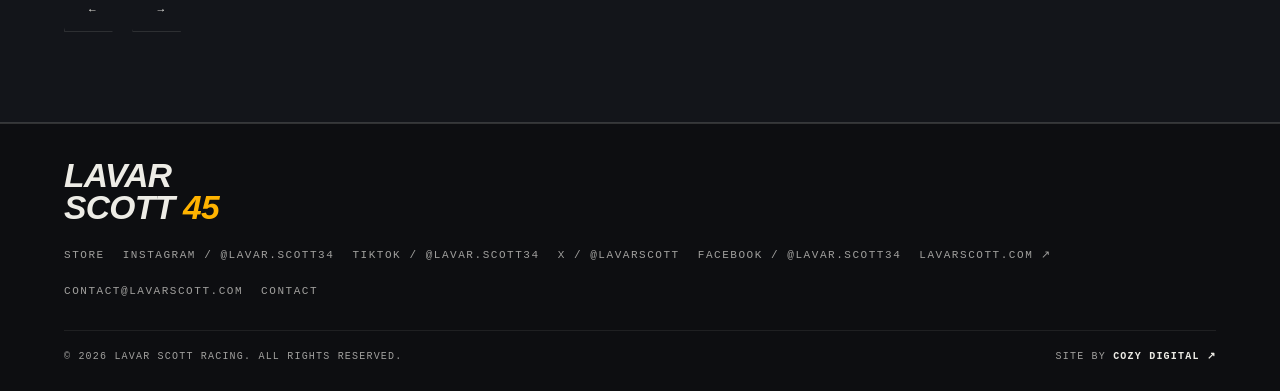
<file: story.html>
<!DOCTYPE html>
<html lang="en">
<head>
<!-- Google tag (gtag.js) -->
<script async src="https://www.googletagmanager.com/gtag/js?id=G-08HERT9SR4"></script>
<script>
  window.dataLayer = window.dataLayer || [];
  function gtag(){dataLayer.push(arguments);}
  gtag('js', new Date());

  gtag('config', 'G-08HERT9SR4');
</script>
<meta charset="UTF-8">
<meta name="viewport" content="width=device-width, initial-scale=1.0, viewport-fit=cover">
<title>Story | Lavar Scott, No. 45</title>
<meta name="description" content="How Lavar Scott went from a family garage in Carneys Point, NJ to a full-time seat in the NASCAR O'Reilly Auto Parts Series with Alpha Prime Racing.">
<link rel="stylesheet" href="styles.css">
<noscript><style>@media(max-width:860px){.burger{display:none!important}.mmenu{display:block!important;position:static!important;max-height:none!important;overflow:visible!important}}</style></noscript>
</head>
<body>
<a class="skip-link" href="#main">Skip to content</a>

<nav class="nav" id="nav" aria-label="Primary">
  <a class="brand" href="index.html">
    <span class="num">45</span>
    <span class="nm">Lavar Scott</span>
  </a>
  <div class="nav-links">
    <a href="store.html">Store</a>
    <a href="story.html" aria-current="page">Story</a>
    <a href="track.html">On The Track</a>
    <a href="media.html">Media</a>
    <a href="gallery.html">Gallery</a>
    <a href="schedule.html">Schedule</a>
    <a href="contact.html">Contact</a>
  </div>
  <a class="nav-cta" href="contact.html">Let’s Connect</a>
  <button type="button" class="burger" id="burger" aria-label="Menu" aria-expanded="false" aria-controls="mmenu">
    <span></span><span></span><span></span>
  </button>
</nav>

<nav class="mmenu" id="mmenu" aria-label="Mobile">
  <a href="store.html">Store <span class="mono">Official merchandise</span></a>
  <a href="index.html">Home <span class="mono">The 45</span></a>
  <a href="story.html" aria-current="page">Story <span class="mono">The origin</span></a>
  <a href="track.html">On The Track <span class="mono">The car, the series</span></a>
  <a href="media.html">Media <span class="mono">Press, features</span></a>
  <a href="gallery.html">Gallery <span class="mono">Photos</span></a>
  <a href="schedule.html">Schedule <span class="mono">2026 races</span></a>
  <a href="contact.html">Contact <span class="mono green">Let’s connect</span></a>
</nav>

<main id="main">
<section class="section" style="padding-top:calc(var(--nav-h) + 48px)">
  <div class="kicker rv">Story</div>
  <div class="story-grid">
    <div class="story-copy">
      <h1 class="h-xl rv">Built in a<br><em>family garage.</em></h1>
      <p class="rv d1" style="margin-top:24px">
        Racing runs in the family. His grandfather <strong>Wayne Sr.</strong> opened the family
        auto shop in 1978 and drag raced with his friends. His mother <strong>Sonia</strong> held
        an NHRA license and ran drag strips across Pennsylvania, New Jersey and Delaware. When
        Lavar was four, his grandfather built him a go-kart and pushed him around the track before
        he was even old enough for an engine.
      </p>
      <p class="rv d2">
        From quarter midgets at Blackbird Speedway at age five to a 600cc Micro Sprint at thirteen,
        Lavar earned every lap. The 2019 NASCAR Driver Development Combine put him in a Legend Car
        with Rev Racing. Five seasons later he left ARCA with Rookie of the Year honors in 2024 and
        a runner-up finish in the drivers championship.
      </p>
      <p class="rv d3">
        He debuted in the NASCAR O'Reilly Auto Parts Series in 2025 with Alpha Prime Racing &amp; FoxxTecca,
        qualifying 22nd and finishing 19th at both Dover and World Wide Technology Raceway. Now
        he's full-time in the No. 45 for the 2026 season, carrying his family, his hometown,
        and every kid who never saw
        themselves in this sport.
      </p>
      <div class="pull rv d3">
        "There was no Plan B."
        <span class="mono">Lavar Scott</span>
      </div>
    </div>

    <figure class="photo-frame rv d2">
      <img src="lavar_family.jpg" alt="Lavar Scott with his family" loading="lazy">
    </figure>
  </div>
  <div class="photo-caption rv d2" style="max-width:calc(41% - 24px);margin-left:auto">
    <span>Family racing roots</span><span>Victory lane</span>
  </div>
</section>

<!-- ============================================================
     BEHIND THE DRIVER — the full record, era by era.
     Copy and results supplied by the Scott family, Aug 2026.
============================================================ -->
<section class="section" aria-labelledby="behind-h">
  <div class="kicker rv">Behind The Driver</div>
  <h2 id="behind-h" class="h-xl rv d1">Built from discipline,<br><em>speed, and belief.</em></h2>
  <p class="lede rv d2">
    Lavar Scott's journey through motorsport is defined by early ambition, consistent growth,
    and a commitment to pushing the sport forward, on the track and in the community.
  </p>

  <div class="era-grid">
    <div class="eracard rv">
      <span class="age">At just 5 years old</span>
      <div class="big">50+</div>
      <h3>Quarter midget wins</h3>
      <p>
        Lavar began racing Quarter Midgets at Blackbird Speedway, quickly establishing himself
        as a standout competitor.
      </p>
      <ul>
        <li><b>50+ wins</b> across multiple divisions</li>
        <li>Jr. Honda, Jr. Stocker, Light 160, World Formula</li>
        <li>Early foundation built on discipline and racecraft</li>
      </ul>
    </div>

    <div class="eracard rv d1">
      <span class="age">At the age of 13</span>
      <div class="big">15</div>
      <h3>Micro sprint wins</h3>
      <p>
        Lavar advanced into the 600cc Micro Sprint division and made history as the
        <strong>youngest driver ever to win at Airport Speedway</strong>.
      </p>
      <ul>
        <li><b>4 wins</b> in a single season</li>
        <li>Victories at Hamlin Speedway and Selinsgrove Speedway</li>
        <li><b>15 wins</b> across three seasons</li>
        <li>Competed across NJ, DE, PA and NC</li>
      </ul>
    </div>

    <div class="eracard rv">
      <span class="age">The NASCAR path, 2020</span>
      <div class="big">2020</div>
      <h3>Drive for Diversity</h3>
      <p>
        Lavar relocated to North Carolina to pursue racing full time and was selected for
        NASCAR's Drive for Diversity program with Rev Racing.
      </p>
      <ul>
        <li>Legends division at Charlotte Motor Speedway</li>
        <li>Summer Shootout competitor</li>
        <li><b>2 podiums</b>, 2 top-five and 3 top-ten finishes</li>
      </ul>
    </div>

    <div class="eracard rv d1">
      <span class="age">Stock cars, 2021&ndash;2022</span>
      <div class="big">6</div>
      <h3>Top-three finishes</h3>
      <p>
        Lavar transitioned into full-body stock car racing, competing in Late Models and the
        NASCAR Advance Auto Parts Weekly Series.
      </p>
      <ul>
        <li><b>6 top-three</b> finishes</li>
        <li><b>5 top-five</b> finishes</li>
        <li>Victory at Hickory Motor Speedway</li>
        <li>Continued development with Rev Racing</li>
      </ul>
    </div>

    <div class="eracard wide rv d2">
      <span class="age">Beyond the track</span>
      <h3 style="margin-top:12px">Representation matters.</h3>
      <p style="max-width:70ch">
        Lavar is committed to using his platform to inspire and uplift youth through mentorship,
        storytelling and STEM engagement. He believes representation matters, and that motorsport
        can be a pathway to opportunity, confidence and long-term success.
      </p>
    </div>
  </div>
</section>

<!-- ============================================================
     THE EARLY YEARS GALLERY — ready to switch on.

     TO ENABLE: save the five family photos into img/ using the
     exact filenames below, then delete the two comment marker
     lines that wrap the section (the one directly below this
     block, and the closing one at its end). Nothing else changes.

       img/early-first-kart.jpg       quarter midget, helmet in hand
       img/early-feature-winner.jpg   West End victory lane, checkered flag
       img/early-banquet-trophies.jpg season banquet, trophy raised
       img/early-pushoff.jpg          push-off on the indoor clay
       img/early-green-3.jpg          beside the green No. 3 on dirt

     Kept commented until the files exist so the page never ships
     broken images. Photos supplied by the Scott family, Aug 2026.
============================================================ -->
<!--
<section class="section" style="background:var(--asphalt-2);border-top:1px solid var(--line);border-bottom:1px solid var(--line)" aria-labelledby="early-h">
  <div class="kicker rv">The Early Years</div>
  <h2 id="early-h" class="h-xl rv d1">Before the <em>big stage.</em></h2>
  <p class="lede rv d2">
    Quarter midgets, dirt bullrings and a family that showed up every weekend. The same kid,
    the same helmet, twenty years before the No. 45.
  </p>

  <div class="gallery rv d2">
    <figure>
      <img src="img/early-first-kart.jpg" alt="A young Lavar Scott seated in his quarter midget, helmet resting on the frame" loading="lazy">
      <figcaption>First seat &middot; Scott Racing quarter midget</figcaption>
    </figure>
    <figure>
      <img src="img/early-feature-winner.jpg" alt="Lavar Scott in victory lane with the checkered flag at West End Quarter Midget Racing" loading="lazy">
      <figcaption>Feature winner &middot; West End Quarter Midget Racing</figcaption>
    </figure>
    <figure>
      <img src="img/early-banquet-trophies.jpg" alt="Lavar Scott raising a trophy at the season awards banquet" loading="lazy">
      <figcaption>Season banquet &middot; Trophies up</figcaption>
    </figure>
    <figure>
      <img src="img/early-pushoff.jpg" alt="Lavar Scott being push-started in his quarter midget on an indoor clay track" loading="lazy">
      <figcaption>Push-off &middot; Indoor clay</figcaption>
    </figure>
    <figure>
      <img src="img/early-green-3.jpg" alt="A young Lavar Scott in his racing suit beside the green number 3 quarter midget on dirt" loading="lazy">
      <figcaption>The green No. 3 &middot; Dirt days</figcaption>
    </figure>
  </div>
</section>
-->

<section class="section" style="background:var(--asphalt-2);border-top:1px solid var(--line);border-bottom:1px solid var(--line)">
  <div class="kicker rv">The Road</div>
  <h2 class="h-xl rv d1">Dirt to <em>the big stage.</em></h2>
  <p class="lede rv d2">Scroll or drag through the timeline below.</p>

  <div class="tl-wrap" style="margin-top:32px">
    <div class="tl" id="tl" tabindex="0" role="region" aria-label="Lavar Scott career timeline, scroll horizontally">
      <article class="tcard" data-i="01">
        <div class="yr">Age 5</div>
        <h3>First laps</h3>
        <p>Quarter midgets at Blackbird Speedway in Delaware, in a kart built in his grandfather's garage.</p>
      </article>
      <article class="tcard" data-i="02">
        <div class="yr">2008&ndash;15</div>
        <h3>Quarter midget years</h3>
        <p>More than 50 wins across Jr. Honda, Jr. Stocker, Light 160 and World Formula, with the whole family in the pits.</p>
      </article>
      <article class="tcard" data-i="03">
        <div class="yr">Age 13</div>
        <h3>Micro sprints</h3>
        <p>Into the 600cc division, and the youngest driver ever to win at Airport Speedway. Fifteen wins over three seasons.</p>
      </article>
      <article class="tcard" data-i="04">
        <div class="yr">2020</div>
        <h3>Rev Racing</h3>
        <p>Moved to North Carolina and was selected for NASCAR's Drive for Diversity program. Legends at Charlotte Motor Speedway.</p>
      </article>
      <article class="tcard" data-i="05">
        <div class="yr">2021&ndash;22</div>
        <h3>Stock cars</h3>
        <p>Late models and the NASCAR Advance Auto Parts Weekly Series, including a victory at Hickory Motor Speedway.</p>
      </article>
      <article class="tcard" data-i="06">
        <div class="yr">2023</div>
        <h3>ARCA debut</h3>
        <p>First big-track start at Daytona with Rev Racing. Superspeedway checked off.</p>
      </article>
      <article class="tcard" data-i="07">
        <div class="yr">2024</div>
        <h3>ARCA Rookie of the Year</h3>
        <p>Rookie of the Year honors, and runner-up in the ARCA Menards Series drivers championship.</p>
      </article>
      <article class="tcard" data-i="08">
        <div class="yr">2025</div>
        <h3>National debut</h3>
        <p>O'Reilly Auto Parts Series starts at Dover and WWT Raceway with Alpha Prime Racing &amp; FoxxTecca: qualified 22nd, finished 19th at both.</p>
      </article>
      <article class="tcard" data-i="09">
        <div class="yr">Dec 2025</div>
        <h3>Signed</h3>
        <p>Full-time deal locked in with Alpha Prime Racing for the 2026 season.</p>
      </article>
      <article class="tcard tonight" data-i="10">
        <div class="yr">2026</div>
        <h3>Rookie season</h3>
        <p>The No. 45, full-time across the O'Reilly Auto Parts Series schedule, live on The CW.</p>
      </article>
    </div>
  </div>
  <div class="tl-arrows" style="display:flex;gap:10px;margin-top:16px">
    <button type="button" id="tlPrev" class="btn ghosty" aria-label="Previous timeline card">&larr;</button>
    <button type="button" id="tlNext" class="btn ghosty" aria-label="Next timeline card">&rarr;</button>
  </div>
</section>
</main>

<footer>
  <div class="f-top">
    <div class="f-name">Lavar<br>Scott <b>45</b></div>
    <div class="f-links">
      <a href="store.html">Store</a>
      <a href="https://www.instagram.com/lavar.scott34/" target="_blank" rel="noopener">Instagram / @lavar.scott34</a>
      <a href="https://www.tiktok.com/@lavar.scott34" target="_blank" rel="noopener">TikTok / @lavar.scott34</a>
      <a href="https://x.com/LavarScott" target="_blank" rel="noopener">X / @LavarScott</a>
      <a href="https://www.facebook.com/Lavar.Scott34/" target="_blank" rel="noopener">Facebook / @Lavar.Scott34</a>
      <a href="https://lavarscott.com/" target="_blank" rel="noopener">lavarscott.com &#8599;</a>
      <a href="mailto:contact@lavarscott.com">contact@lavarscott.com</a>
      <a href="contact.html">Contact</a>
    </div>
  </div>
  <div class="f-bottom">
    <span>&copy; 2026 Lavar Scott Racing. All rights reserved.</span>
    <span class="cozy">Site by <a href="https://cozydigital.org" target="_blank" rel="noopener"><b>Cozy Digital</b> &#8599;</a></span>
  </div>
</footer>

<script src="script.js"></script>
</body>
</html>
</file>
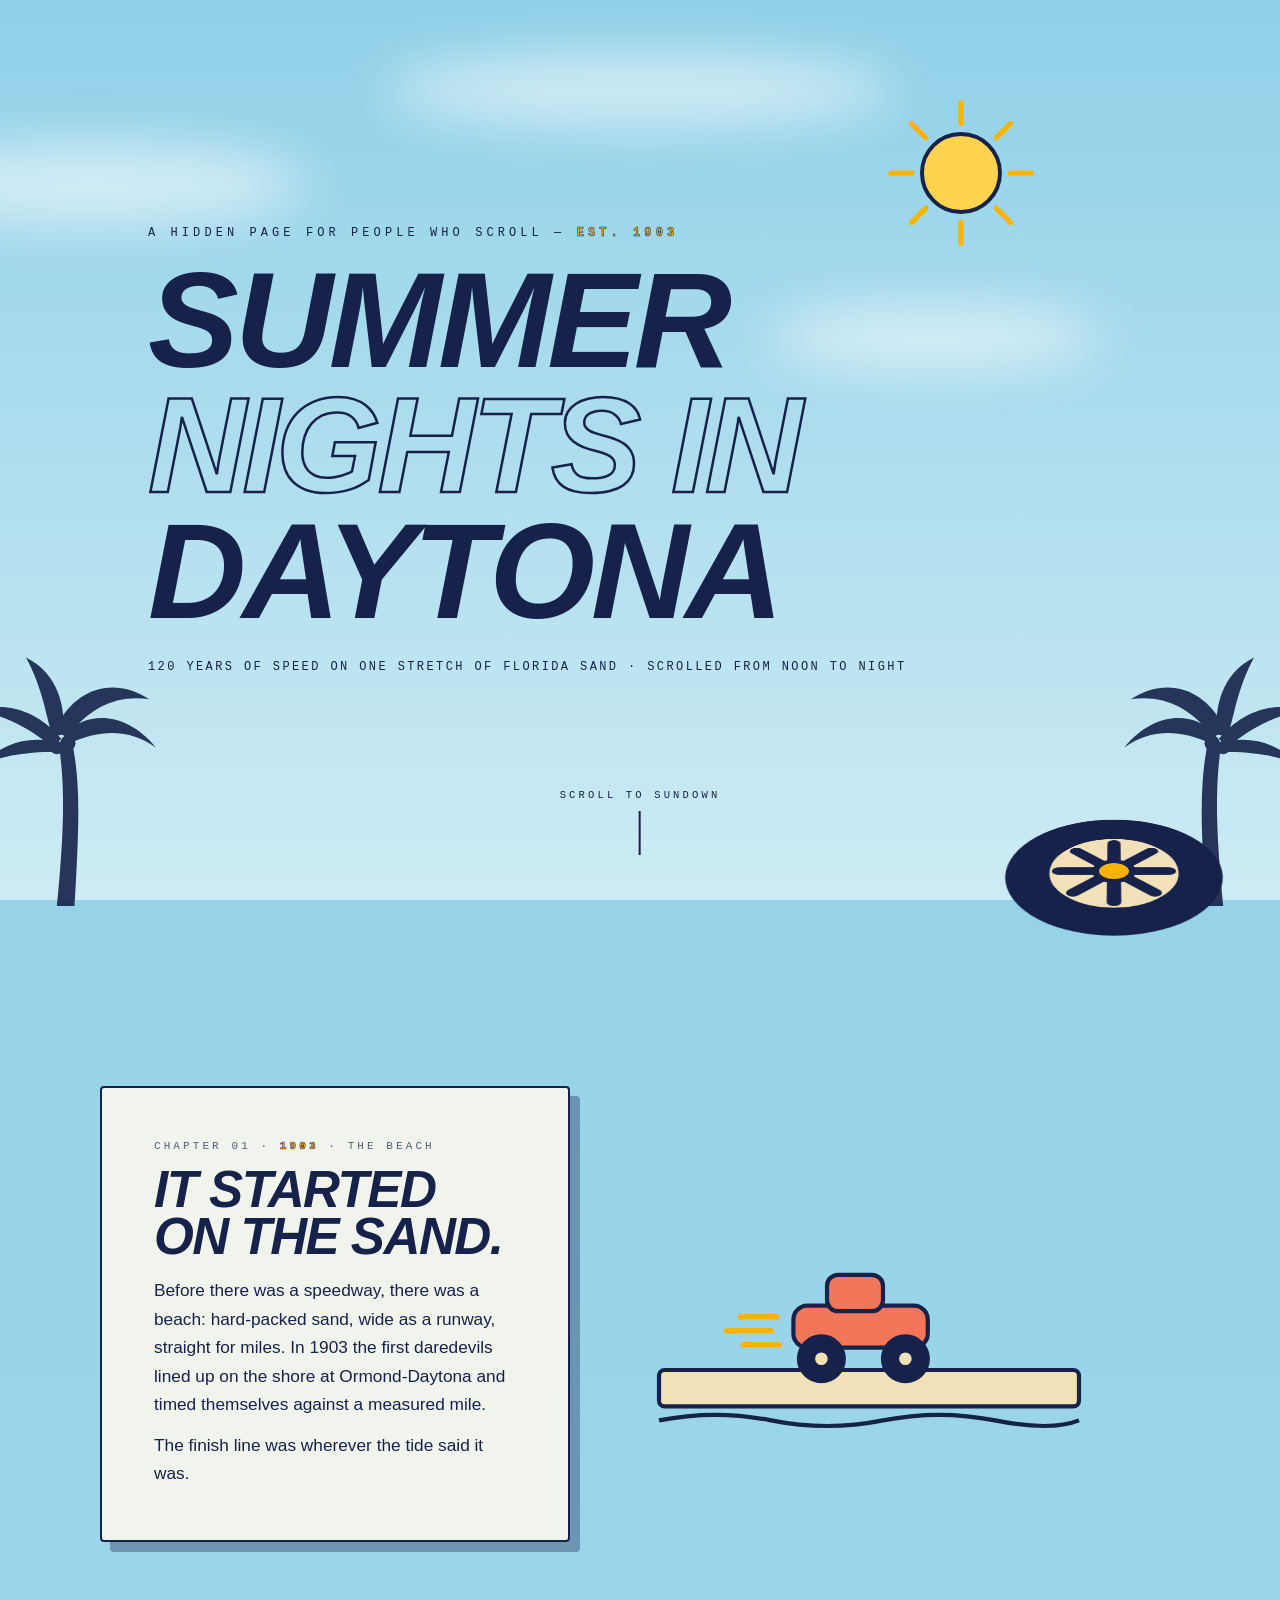
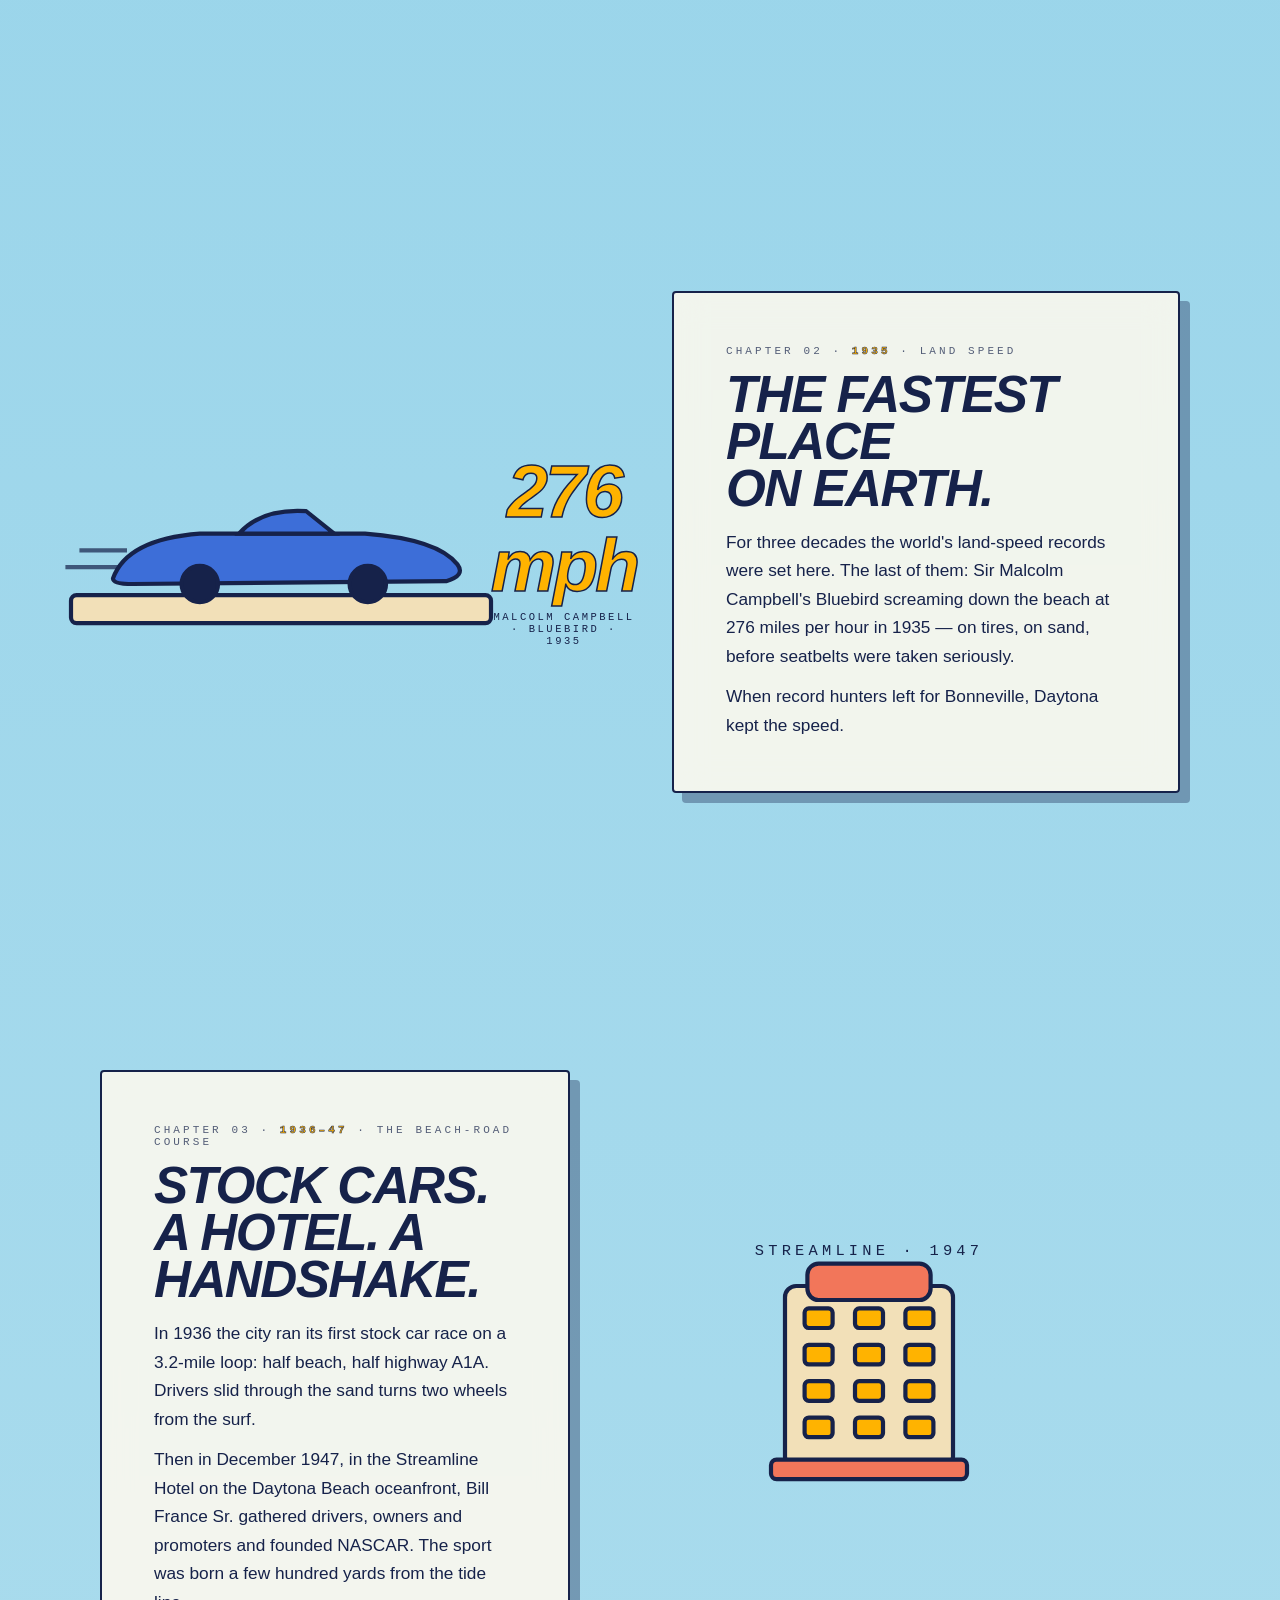
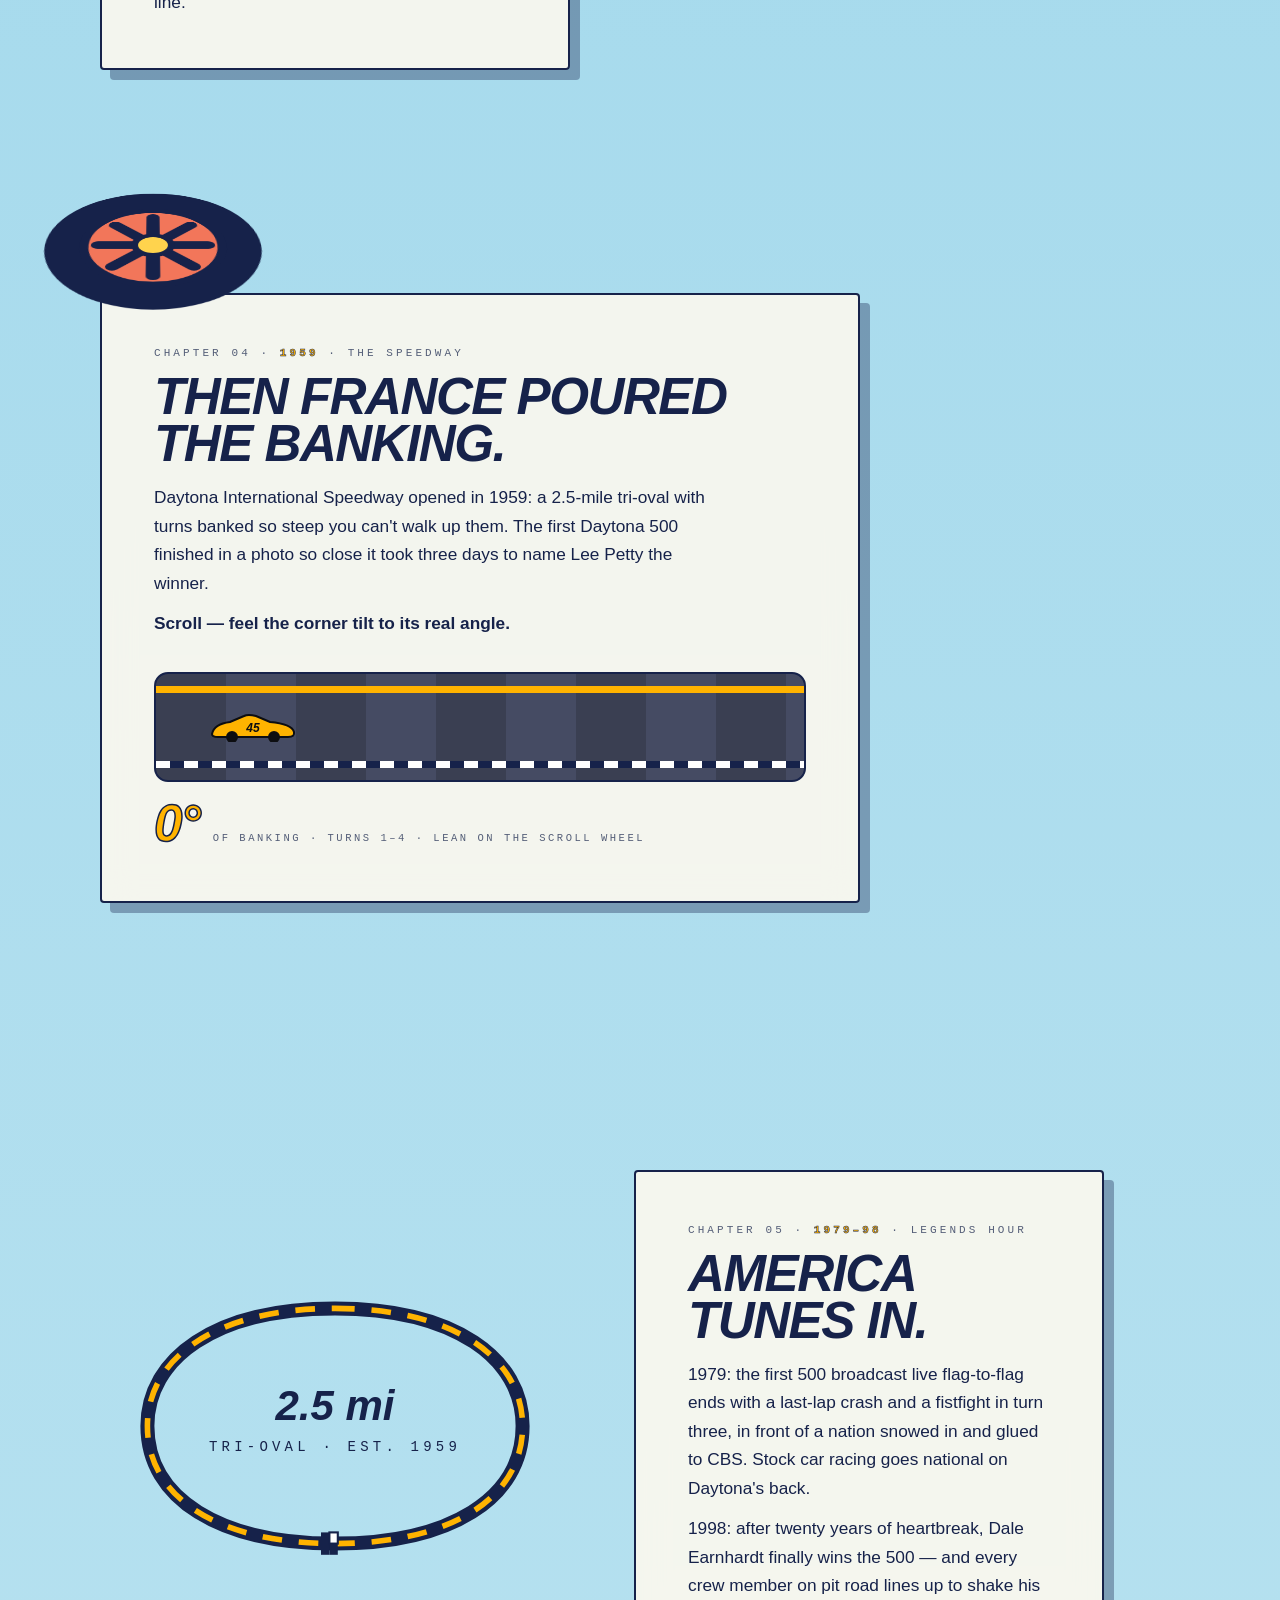
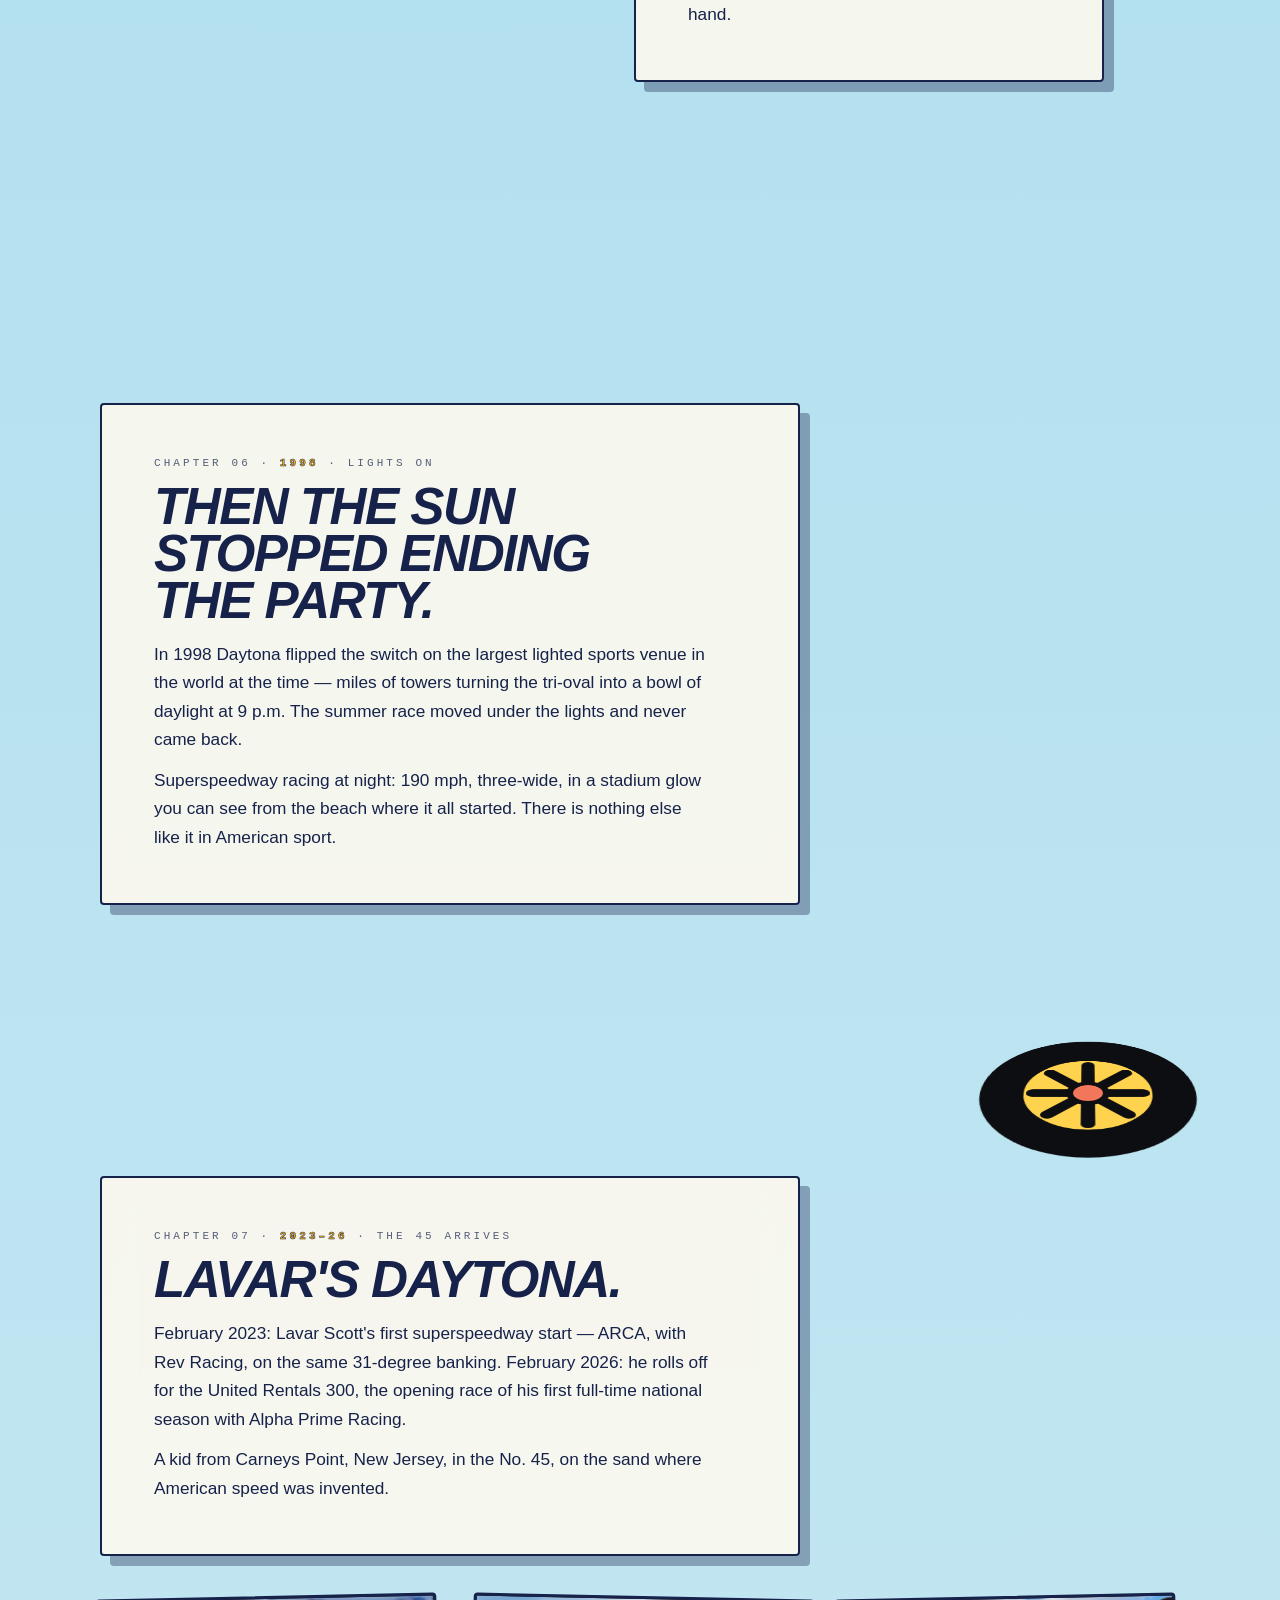
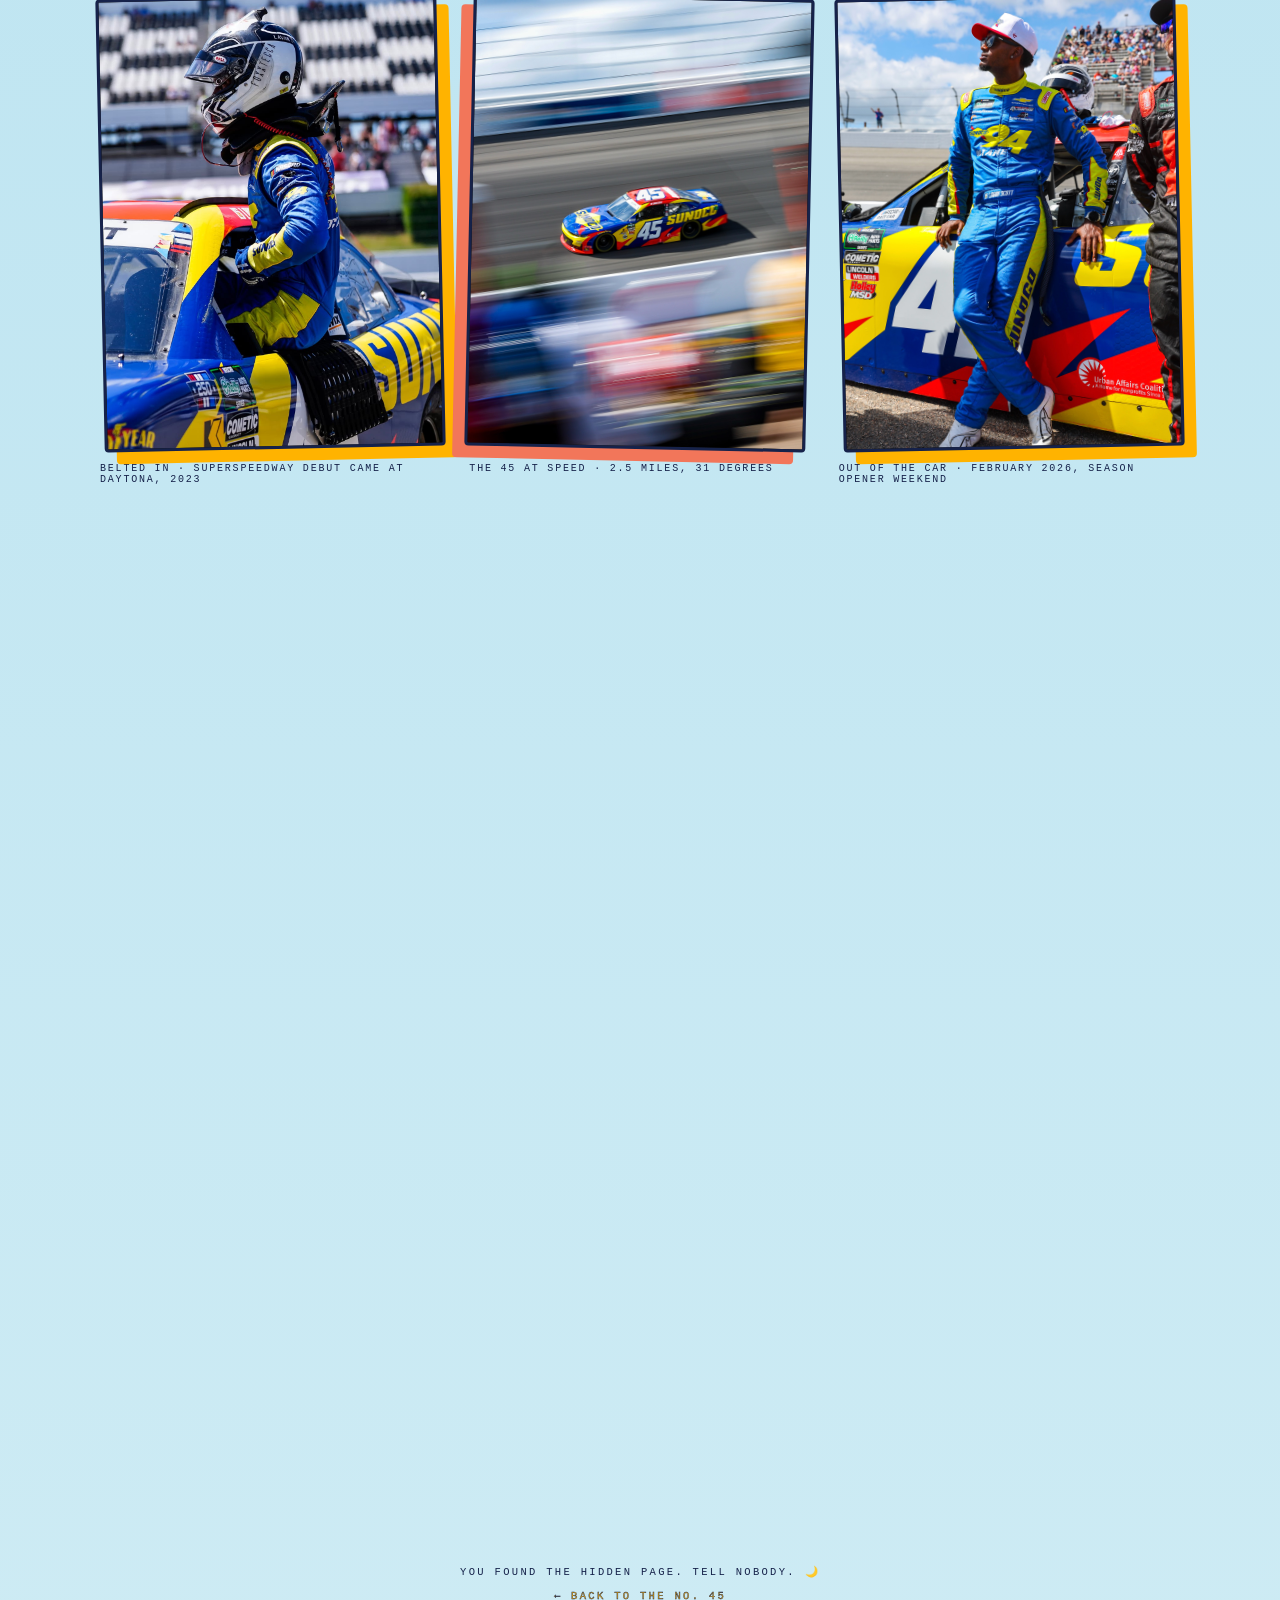
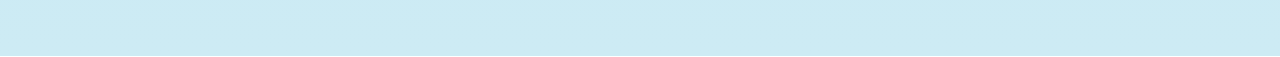
<file: summer_nights_in_daytona.html>
<!DOCTYPE html>
<html lang="en">
<head>
<!-- Google tag (gtag.js) -->
<script async src="https://www.googletagmanager.com/gtag/js?id=G-08HERT9SR4"></script>
<script>
  window.dataLayer = window.dataLayer || [];
  function gtag(){dataLayer.push(arguments);}
  gtag('js', new Date());

  gtag('config', 'G-08HERT9SR4');
</script>
<meta charset="UTF-8">
<meta name="viewport" content="width=device-width, initial-scale=1.0, viewport-fit=cover">
<!-- Secret page — deliberately unlinked. Keep it out of search. -->
<meta name="robots" content="noindex, nofollow">
<title>Summer Nights in Daytona</title>
<meta name="description" content="120 years of speed on one stretch of Florida sand — scrolled from noon to night.">
<!-- ============================================================
     SUMMER NIGHTS IN DAYTONA — hidden easter-egg page.
     Reached only by typing /summer_nights_in_daytona.
     The sky is the clock: scroll position drives a day-to-night
     gradient, the sun sets and becomes the moon, stars fade in,
     tire discs spin with the scroll wheel, and the 1959 banking
     tilts to its real 31 degrees as you pass it.
============================================================ -->
<style>
:root{
  --amber:#FFB300;
  --coral:#F2765A;
  --sand:#F2E0B8;
  --p:0;
  /* sky + ink are interpolated every frame by JS between the
     keyframe palettes below; these are the daytime defaults so
     the page is correct before the first frame runs */
  --skyA:#8FD0E8; --skyB:#CDEBF4;
  --ink:#16224A;
  --card:rgba(255,250,238,.86);
  --card-ink:#16224A;
  --card-dim:rgba(22,34,74,.72);
  --line:rgba(22,34,74,.28);
}
*{margin:0;padding:0;box-sizing:border-box}
html{scroll-behavior:smooth;overflow-x:clip}
body{
  font-family:"Helvetica Neue",Helvetica,Arial,sans-serif;
  background:linear-gradient(var(--skyA),var(--skyB));
  color:var(--ink);
  overflow-x:hidden;
  min-height:100vh;
}
::selection{background:var(--amber);color:#16224A}

/* ---------- FIXED SKY LAYERS ---------- */
.sky{position:fixed;inset:0;z-index:-3;background:linear-gradient(180deg,var(--skyA),var(--skyB))}
#stars{position:fixed;inset:0;z-index:-2;opacity:0;pointer-events:none}
.celestial{
  position:fixed;z-index:-1;left:70%;top:12vh;width:min(15vw,130px);aspect-ratio:1;
  pointer-events:none;will-change:transform;
}
.celestial svg{width:100%;height:100%;overflow:visible}
.celestial .rays{transform-origin:50% 50%;animation:spin 60s linear infinite}
@keyframes spin{to{transform:rotate(360deg)}}
.cloud{
  position:fixed;z-index:-1;pointer-events:none;border-radius:50%;
  background:rgba(255,255,255,.75);filter:blur(26px);will-change:transform,opacity;
}
.c1{width:34vw;height:9vh;top:16vh;left:-10vw;animation:drift 90s linear infinite}
.c2{width:26vw;height:7vh;top:34vh;left:60vw;animation:drift 120s linear infinite reverse}
.c3{width:40vw;height:8vh;top:6vh;left:30vw;animation:drift 150s linear infinite}
@keyframes drift{from{transform:translateX(-20vw)}to{transform:translateX(120vw)}}
/* palm silhouettes anchor the corners of every viewport */
.palm{position:fixed;bottom:-6px;z-index:-1;width:min(24vw,220px);pointer-events:none;color:var(--ink);opacity:.9}
.palm.l{left:-40px;transform:scaleX(-1)}
.palm.r{right:-40px}

/* ---------- TYPE ---------- */
.mono{font-family:ui-monospace,"SF Mono",Menlo,Consolas,monospace}
.era{
  font-family:ui-monospace,"SF Mono",Menlo,Consolas,monospace;
  font-size:11px;letter-spacing:.28em;text-transform:uppercase;color:var(--card-dim);
}
.era b{color:var(--amber);-webkit-text-stroke:.5px var(--card-ink)}
h1,h2{
  font-weight:900;font-style:italic;text-transform:uppercase;letter-spacing:-.03em;
  line-height:.92;text-wrap:balance;
}
h1{font-size:clamp(3rem,11vw,8.5rem)}
h2{font-size:clamp(1.7rem,4.6vw,3.2rem);margin:14px 0 16px;color:var(--card-ink)}
p{line-height:1.65;font-size:clamp(.95rem,1.35vw,1.08rem);color:var(--card-ink);max-width:58ch}
p+p{margin-top:12px}
.stat{
  font-weight:900;font-style:italic;letter-spacing:-.04em;color:var(--amber);
  font-size:clamp(2.6rem,7vw,4.6rem);line-height:1;
  -webkit-text-stroke:1.5px var(--card-ink);
  font-variant-numeric:tabular-nums;
}
.stat-l{font-family:ui-monospace,Menlo,monospace;font-size:10.5px;letter-spacing:.24em;text-transform:uppercase;color:var(--card-dim);margin-top:8px}

/* ---------- LAYOUT ---------- */
.wrap{max-width:1080px;margin:0 auto;padding:0 clamp(20px,5vw,48px)}
section.ch{min-height:92vh;display:flex;align-items:center;padding:12vh 0}
.card{
  background:var(--card);
  -webkit-backdrop-filter:blur(16px);backdrop-filter:blur(16px);
  border:2px solid var(--card-ink);
  box-shadow:10px 10px 0 rgba(22,34,74,.35);
  padding:clamp(26px,4.5vw,52px);
  border-radius:4px;
  max-width:640px;
}
.split{display:flex;gap:clamp(24px,5vw,64px);align-items:center;flex-wrap:wrap}
.split>*{flex:1 1 320px;min-width:0}
.art{display:flex;justify-content:center;align-items:center}
.art svg{width:100%;max-width:420px;height:auto;overflow:visible}

/* reveal on scroll */
.rv{opacity:0;transform:translateY(34px);transition:opacity .8s cubic-bezier(.2,.7,.2,1),transform .8s cubic-bezier(.2,.7,.2,1)}
.rv.in{opacity:1;transform:none}

/* ---------- HERO ---------- */
.hero{min-height:100vh;display:flex;flex-direction:column;justify-content:center;position:relative}
.hero .kicker{font-family:ui-monospace,Menlo,monospace;font-size:12px;letter-spacing:.34em;text-transform:uppercase;color:var(--ink);margin-bottom:18px}
.hero .kicker b{color:var(--amber);-webkit-text-stroke:.5px var(--ink)}
.hero h1 span{display:block}
.hero h1 .hollow{color:transparent;-webkit-text-stroke:2.5px var(--ink)}
.hero .sub{margin-top:26px;font-family:ui-monospace,Menlo,monospace;font-size:12px;letter-spacing:.2em;text-transform:uppercase;color:var(--ink)}
.scroll-cue{
  position:absolute;bottom:5vh;left:50%;transform:translateX(-50%);
  font-family:ui-monospace,Menlo,monospace;font-size:10.5px;letter-spacing:.3em;
  text-transform:uppercase;color:var(--ink);text-align:center;
}
.scroll-cue i{display:block;width:2px;height:44px;background:var(--ink);margin:10px auto 0;animation:cue 1.8s ease-in-out infinite}
@keyframes cue{0%,100%{transform:scaleY(.35);transform-origin:top}50%{transform:scaleY(1);transform-origin:top}}

/* ---------- 3D WHEELS (spin with the scroll wheel) ---------- */
.wheelzone{position:relative;height:0;z-index:1}
.wheel3d{
  position:absolute;width:clamp(130px,20vw,230px);aspect-ratio:1;
  perspective:800px;pointer-events:none;
}
.wheel3d .disc{width:100%;height:100%;transform-style:preserve-3d;will-change:transform;color:var(--ink)}
.wz1 .wheel3d{right:4vw;top:-16vh}
.wz2 .wheel3d{left:3vw;top:-6vh}
.wz3 .wheel3d{right:6vw;top:-10vh}

/* ---------- BANKING DEMO ---------- */
.bankstage{perspective:900px;margin-top:34px}
.bank{
  height:110px;border-radius:14px;transform-origin:50% 100%;will-change:transform;
  background:repeating-linear-gradient(90deg,#3a3f52 0 70px,#454b63 70px 140px);
  border:2px solid var(--card-ink);
  position:relative;overflow:hidden;
}
.bank::before{content:"";position:absolute;left:0;right:0;top:12px;height:7px;background:var(--amber)}
.bank::after{content:"";position:absolute;left:0;right:0;bottom:12px;height:7px;
  background:repeating-linear-gradient(90deg,#fff 0 14px,#16224A 14px 28px)}
.bank .car{position:absolute;left:8%;top:38px;width:90px;color:#fff;will-change:transform}
.deg{display:flex;align-items:baseline;gap:14px;margin-top:16px}
.deg .stat{font-size:clamp(2rem,5vw,3.2rem)}

/* ---------- PHOTOS (clip-art frames) ---------- */
.photo{
  border:3px solid var(--card-ink);box-shadow:12px 12px 0 var(--amber);
  border-radius:4px;overflow:hidden;background:#0d0e11;
  transform:rotate(-1.2deg);
}
.photo img{width:100%;height:100%;object-fit:cover;display:block}
.photo.flip{transform:rotate(1.2deg);box-shadow:-12px 12px 0 var(--coral)}
.pcap{font-family:ui-monospace,Menlo,monospace;font-size:10px;letter-spacing:.18em;text-transform:uppercase;color:var(--ink);margin-top:14px}
.gallery{display:grid;grid-template-columns:repeat(3,1fr);gap:clamp(14px,3vw,28px);align-items:start;margin-top:40px}
.gallery .photo:nth-child(2){transform:rotate(.8deg) translateY(22px)}
.gallery .photo:nth-child(3){transform:rotate(-.6deg)}

/* ---------- FINALE ---------- */
.finale{min-height:100vh;display:flex;flex-direction:column;justify-content:center;text-align:center;padding:14vh 0}
.finale h2{font-size:clamp(2.2rem,7vw,5rem);color:var(--ink)}
.finale h2 em{font-style:italic;color:var(--amber);-webkit-text-stroke:1.5px var(--ink)}
.count{display:flex;justify-content:center;align-items:baseline;gap:16px;margin-top:30px;flex-wrap:wrap}
.count .n{font-weight:900;font-style:italic;font-size:clamp(4rem,14vw,9rem);line-height:.9;color:var(--amber);-webkit-text-stroke:2px var(--ink);font-variant-numeric:tabular-nums}
.count .l{font-family:ui-monospace,Menlo,monospace;font-size:11px;letter-spacing:.3em;text-transform:uppercase;color:var(--ink)}
.lightpoles{display:flex;justify-content:center;gap:clamp(20px,6vw,60px);margin-top:48px}
.pole{width:4px;height:90px;background:var(--ink);position:relative;opacity:.85}
.pole::before{
  content:"";position:absolute;top:-12px;left:50%;transform:translateX(-50%);
  width:26px;height:12px;border-radius:6px;background:var(--ink);
  transition:background .6s,box-shadow .6s;
}
body.lit .pole::before{background:#FFE9A8;box-shadow:0 0 26px 8px rgba(255,224,130,.65)}
footer{
  text-align:center;padding:8vh 20px 6vh;
  font-family:ui-monospace,Menlo,monospace;font-size:10.5px;letter-spacing:.22em;text-transform:uppercase;color:var(--ink);
}
footer a{color:var(--amber);text-decoration:none;-webkit-text-stroke:.4px var(--ink)}
footer a:hover{text-decoration:underline}
footer a:focus-visible,.scroll-cue:focus-visible{outline:2px solid var(--amber);outline-offset:4px}

@media(max-width:720px){
  .card{box-shadow:6px 6px 0 rgba(22,34,74,.35)}
  .gallery{grid-template-columns:1fr}
  .gallery .photo:nth-child(2){transform:rotate(.8deg)}
  .wz1 .wheel3d{right:-30px;top:-24vh}
  .palm{width:30vw}
}
@media(prefers-reduced-motion:reduce){
  *,*::before,*::after{animation-duration:.001s!important;transition-duration:.001s!important}
  html{scroll-behavior:auto}
  .rv{opacity:1;transform:none}
  .scroll-cue i{animation:none}
}
</style>
</head>
<body>

<div class="sky"></div>
<canvas id="stars"></canvas>

<!-- sun that becomes the moon -->
<div class="celestial" id="celestial">
  <svg viewBox="0 0 100 100" aria-hidden="true">
    <g class="rays" id="rays" stroke="var(--amber)" stroke-width="4" stroke-linecap="round">
      <line x1="50" y1="-4" x2="50" y2="12"/><line x1="50" y1="88" x2="50" y2="104"/>
      <line x1="-4" y1="50" x2="12" y2="50"/><line x1="88" y1="50" x2="104" y2="50"/>
      <line x1="12" y1="12" x2="23" y2="23"/><line x1="77" y1="77" x2="88" y2="88"/>
      <line x1="88" y1="12" x2="77" y2="23"/><line x1="23" y1="77" x2="12" y2="88"/>
    </g>
    <circle id="orb" cx="50" cy="50" r="30" fill="#FFD34D" stroke="var(--ink)" stroke-width="3"/>
    <g id="craters" opacity="0" fill="rgba(22,34,74,.25)">
      <circle cx="42" cy="42" r="6"/><circle cx="60" cy="56" r="4"/><circle cx="48" cy="64" r="3"/>
    </g>
  </svg>
</div>
<div class="cloud c1" aria-hidden="true"></div>
<div class="cloud c2" aria-hidden="true"></div>
<div class="cloud c3" aria-hidden="true"></div>

<!-- palms -->
<svg class="palm l" viewBox="0 0 200 240" aria-hidden="true">
  <path d="M96 240 C92 170 90 130 98 92 L110 94 C104 136 106 176 112 240 Z" fill="currentColor"/>
  <g fill="currentColor">
    <path d="M100 92 C70 78 44 80 22 96 C48 64 82 62 104 82 Z"/>
    <path d="M104 88 C82 58 56 48 28 52 C62 30 96 44 112 76 Z"/>
    <path d="M106 84 C104 50 116 26 140 14 C124 44 122 68 116 86 Z"/>
    <path d="M108 88 C130 62 158 54 184 62 C154 68 132 82 116 96 Z"/>
    <path d="M108 92 C136 84 162 92 178 110 C150 100 126 100 112 100 Z"/>
  </g>
  <circle cx="102" cy="92" r="7" fill="currentColor"/><circle cx="112" cy="96" r="6" fill="currentColor"/>
</svg>
<svg class="palm r" viewBox="0 0 200 240" aria-hidden="true">
  <path d="M96 240 C92 170 90 130 98 92 L110 94 C104 136 106 176 112 240 Z" fill="currentColor"/>
  <g fill="currentColor">
    <path d="M100 92 C70 78 44 80 22 96 C48 64 82 62 104 82 Z"/>
    <path d="M104 88 C82 58 56 48 28 52 C62 30 96 44 112 76 Z"/>
    <path d="M106 84 C104 50 116 26 140 14 C124 44 122 68 116 86 Z"/>
    <path d="M108 88 C130 62 158 54 184 62 C154 68 132 82 116 96 Z"/>
    <path d="M108 92 C136 84 162 92 178 110 C150 100 126 100 112 100 Z"/>
  </g>
  <circle cx="102" cy="92" r="7" fill="currentColor"/><circle cx="112" cy="96" r="6" fill="currentColor"/>
</svg>

<!-- ================= HERO — NOON ================= -->
<header class="hero wrap">
  <div class="kicker">A hidden page for people who scroll — <b>est. 1903</b></div>
  <h1>
    <span>Summer</span>
    <span class="hollow">Nights in</span>
    <span>Daytona</span>
  </h1>
  <div class="sub">120 years of speed on one stretch of Florida sand · scrolled from noon to night</div>
  <div class="scroll-cue">Scroll to sundown<i></i></div>
</header>

<!-- spinning tire disc #1 -->
<div class="wheelzone wz1" aria-hidden="true">
  <div class="wheel3d"><div class="disc spin-with-scroll">
    <svg viewBox="0 0 100 100">
      <circle cx="50" cy="50" r="47" fill="#16224A"/>
      <circle cx="50" cy="50" r="30" fill="#F2E0B8" stroke="#16224A" stroke-width="4"/>
      <g stroke="#16224A" stroke-width="6" stroke-linecap="round">
        <line x1="50" y1="26" x2="50" y2="74"/><line x1="26" y1="50" x2="74" y2="50"/>
        <line x1="33" y1="33" x2="67" y2="67"/><line x1="67" y1="33" x2="33" y2="67"/>
      </g>
      <circle cx="50" cy="50" r="8" fill="#FFB300" stroke="#16224A" stroke-width="3"/>
    </svg>
  </div></div>
</div>

<!-- ================= 1903 — THE MEASURED MILE ================= -->
<section class="ch wrap">
  <div class="split">
    <div class="card rv">
      <div class="era">Chapter 01 · <b>1903</b> · The beach</div>
      <h2>It started on the sand.</h2>
      <p>Before there was a speedway, there was a beach: hard-packed sand, wide as a runway,
         straight for miles. In 1903 the first daredevils lined up on the shore at
         Ormond-Daytona and timed themselves against a measured mile.</p>
      <p>The finish line was wherever the tide said it was.</p>
    </div>
    <div class="art rv">
      <svg viewBox="0 0 300 180" aria-label="Flat illustration of an early motorcar on the beach">
        <rect x="0" y="130" width="300" height="26" rx="4" fill="var(--sand)" stroke="var(--ink)" stroke-width="3"/>
        <path d="M0 166 Q40 158 80 166 T160 166 T240 166 T300 166" fill="none" stroke="var(--ink)" stroke-width="3"/>
        <g stroke="var(--ink)" stroke-width="3">
          <rect x="96" y="84" width="96" height="30" rx="10" fill="var(--coral)"/>
          <rect x="120" y="62" width="40" height="26" rx="8" fill="var(--coral)"/>
          <circle cx="116" cy="122" r="16" fill="#16224A"/>
          <circle cx="116" cy="122" r="6" fill="var(--sand)"/>
          <circle cx="176" cy="122" r="16" fill="#16224A"/>
          <circle cx="176" cy="122" r="6" fill="var(--sand)"/>
        </g>
        <g stroke="var(--amber)" stroke-width="4" stroke-linecap="round">
          <line x1="58" y1="92" x2="84" y2="92"/><line x1="48" y1="102" x2="80" y2="102"/><line x1="60" y1="112" x2="86" y2="112"/>
        </g>
      </svg>
    </div>
  </div>
</section>

<!-- ================= 1935 — 276 MPH ================= -->
<section class="ch wrap">
  <div class="split">
    <div class="art rv">
      <svg viewBox="0 0 300 160" aria-label="Flat illustration of the Bluebird land-speed car">
        <rect x="0" y="118" width="300" height="20" rx="4" fill="var(--sand)" stroke="var(--ink)" stroke-width="3"/>
        <g stroke="var(--ink)" stroke-width="3">
          <path d="M30 106 Q40 78 92 74 L210 74 Q262 78 276 96 Q282 104 268 108 L44 110 Q30 110 30 106 Z" fill="#3D6ED8"/>
          <path d="M120 74 Q136 56 168 58 L188 74 Z" fill="#3D6ED8"/>
          <circle cx="92" cy="110" r="13" fill="#16224A"/><circle cx="212" cy="110" r="13" fill="#16224A"/>
        </g>
        <g stroke="var(--ink)" stroke-width="3" opacity=".7">
          <line x1="6" y1="86" x2="40" y2="86"/><line x1="-4" y1="98" x2="34" y2="98"/>
        </g>
      </svg>
      <div style="text-align:center;margin-top:18px">
        <div class="stat">276 mph</div>
        <div class="stat-l" style="color:var(--ink)">Malcolm Campbell · Bluebird · 1935</div>
      </div>
    </div>
    <div class="card rv">
      <div class="era">Chapter 02 · <b>1935</b> · Land speed</div>
      <h2>The fastest place on Earth.</h2>
      <p>For three decades the world's land-speed records were set here. The last of them:
         Sir Malcolm Campbell's Bluebird screaming down the beach at 276 miles per hour
         in 1935 — on tires, on sand, before seatbelts were taken seriously.</p>
      <p>When record hunters left for Bonneville, Daytona kept the speed.</p>
    </div>
  </div>
</section>

<!-- ================= 1936–1947 — BIRTH OF NASCAR ================= -->
<section class="ch wrap">
  <div class="split">
    <div class="card rv">
      <div class="era">Chapter 03 · <b>1936–47</b> · The beach-road course</div>
      <h2>Stock cars. A hotel. A handshake.</h2>
      <p>In 1936 the city ran its first stock car race on a 3.2-mile loop: half beach, half
         highway A1A. Drivers slid through the sand turns two wheels from the surf.</p>
      <p>Then in December 1947, in the Streamline Hotel on the Daytona Beach oceanfront,
         Bill France Sr. gathered drivers, owners and promoters and founded NASCAR.
         The sport was born a few hundred yards from the tide line.</p>
    </div>
    <div class="art rv">
      <svg viewBox="0 0 300 200" aria-label="Flat illustration of the art-deco Streamline Hotel">
        <g stroke="var(--ink)" stroke-width="3">
          <rect x="90" y="40" width="120" height="130" rx="8" fill="var(--sand)"/>
          <rect x="106" y="24" width="88" height="26" rx="8" fill="var(--coral)"/>
          <rect x="80" y="164" width="140" height="14" rx="4" fill="var(--coral)"/>
          <g fill="var(--amber)">
            <rect x="104" y="56" width="20" height="14" rx="3"/><rect x="140" y="56" width="20" height="14" rx="3"/><rect x="176" y="56" width="20" height="14" rx="3"/>
            <rect x="104" y="82" width="20" height="14" rx="3"/><rect x="140" y="82" width="20" height="14" rx="3"/><rect x="176" y="82" width="20" height="14" rx="3"/>
            <rect x="104" y="108" width="20" height="14" rx="3"/><rect x="140" y="108" width="20" height="14" rx="3"/><rect x="176" y="108" width="20" height="14" rx="3"/>
            <rect x="104" y="134" width="20" height="14" rx="3"/><rect x="140" y="134" width="20" height="14" rx="3"/><rect x="176" y="134" width="20" height="14" rx="3"/>
          </g>
        </g>
        <text x="150" y="18" text-anchor="middle" font-family="ui-monospace,Menlo,monospace" font-size="11" letter-spacing="3" fill="var(--ink)">STREAMLINE · 1947</text>
      </svg>
    </div>
  </div>
</section>

<!-- spinning tire disc #2 -->
<div class="wheelzone wz2" aria-hidden="true">
  <div class="wheel3d"><div class="disc spin-with-scroll">
    <svg viewBox="0 0 100 100">
      <circle cx="50" cy="50" r="47" fill="#16224A"/>
      <circle cx="50" cy="50" r="30" fill="var(--coral)" stroke="#16224A" stroke-width="4"/>
      <g stroke="#16224A" stroke-width="6" stroke-linecap="round">
        <line x1="50" y1="26" x2="50" y2="74"/><line x1="26" y1="50" x2="74" y2="50"/>
        <line x1="33" y1="33" x2="67" y2="67"/><line x1="67" y1="33" x2="33" y2="67"/>
      </g>
      <circle cx="50" cy="50" r="8" fill="#FFD34D" stroke="#16224A" stroke-width="3"/>
    </svg>
  </div></div>
</div>

<!-- ================= 1959 — THE SPEEDWAY + BANKING ================= -->
<section class="ch wrap">
  <div class="card rv" style="max-width:760px">
    <div class="era">Chapter 04 · <b>1959</b> · The Speedway</div>
    <h2>Then France poured the banking.</h2>
    <p>Daytona International Speedway opened in 1959: a 2.5-mile tri-oval with turns banked
       so steep you can't walk up them. The first Daytona 500 finished in a photo so close
       it took three days to name Lee Petty the winner.</p>
    <p><strong>Scroll — feel the corner tilt to its real angle.</strong></p>
    <div class="bankstage">
      <div class="bank" id="bank">
        <svg class="car" viewBox="0 0 90 30" aria-hidden="true">
          <g stroke="#0d0e11" stroke-width="2">
            <path d="M4 22 Q6 12 22 10 L36 4 Q40 2 48 4 L62 10 Q84 12 86 20 Q87 25 80 25 L10 25 Q4 25 4 22 Z" fill="#FFB300"/>
            <circle cx="24" cy="25" r="5" fill="#0d0e11"/><circle cx="66" cy="25" r="5" fill="#0d0e11"/>
          </g>
          <text x="45" y="20" text-anchor="middle" font-weight="900" font-style="italic" font-size="12" fill="#0d0e11">45</text>
        </svg>
      </div>
    </div>
    <div class="deg">
      <span class="stat" id="degN">0°</span>
      <span class="stat-l">of banking · turns 1–4 · lean on the scroll wheel</span>
    </div>
  </div>
</section>

<!-- ================= 1979–1998 — INTO THE TV ERA ================= -->
<section class="ch wrap">
  <div class="split">
    <div class="art rv">
      <svg viewBox="0 0 300 200" aria-label="Flat illustration of the Daytona tri-oval">
        <path d="M150 16 C236 16 284 52 284 100 C284 152 232 184 150 184 C68 184 16 152 16 100 C16 52 64 16 150 16 Z"
              fill="none" stroke="var(--ink)" stroke-width="10"/>
        <path d="M150 16 C236 16 284 52 284 100 C284 152 232 184 150 184 C68 184 16 152 16 100 C16 52 64 16 150 16 Z"
              fill="none" stroke="var(--amber)" stroke-width="4" stroke-dasharray="14 12"/>
        <g>
          <rect x="140" y="176" width="6" height="16" fill="var(--ink)"/>
          <rect x="146" y="176" width="6" height="8" fill="#fff" stroke="var(--ink)" stroke-width="1.5"/>
          <rect x="146" y="184" width="6" height="8" fill="var(--ink)"/>
        </g>
        <text x="150" y="96" text-anchor="middle" font-weight="900" font-style="italic" font-size="30" fill="var(--ink)">2.5 mi</text>
        <text x="150" y="118" text-anchor="middle" font-family="ui-monospace,Menlo,monospace" font-size="10" letter-spacing="3" fill="var(--ink)">TRI-OVAL · EST. 1959</text>
      </svg>
    </div>
    <div class="card rv">
      <div class="era">Chapter 05 · <b>1979–98</b> · Legends hour</div>
      <h2>America tunes in.</h2>
      <p>1979: the first 500 broadcast live flag-to-flag ends with a last-lap crash and a
         fistfight in turn three, in front of a nation snowed in and glued to CBS. Stock car
         racing goes national on Daytona's back.</p>
      <p>1998: after twenty years of heartbreak, Dale Earnhardt finally wins the 500 — and
         every crew member on pit road lines up to shake his hand.</p>
    </div>
  </div>
</section>

<!-- ================= 1998 — THE LIGHTS ================= -->
<section class="ch wrap">
  <div class="card rv" style="max-width:700px">
    <div class="era">Chapter 06 · <b>1998</b> · Lights on</div>
    <h2>Then the sun stopped ending the party.</h2>
    <p>In 1998 Daytona flipped the switch on the largest lighted sports venue in the world
       at the time — miles of towers turning the tri-oval into a bowl of daylight at 9 p.m.
       The summer race moved under the lights and never came back.</p>
    <p>Superspeedway racing at night: 190 mph, three-wide, in a stadium glow you can see
       from the beach where it all started. There is nothing else like it in American sport.</p>
  </div>
</section>

<!-- spinning tire disc #3 -->
<div class="wheelzone wz3" aria-hidden="true">
  <div class="wheel3d"><div class="disc spin-with-scroll">
    <svg viewBox="0 0 100 100">
      <circle cx="50" cy="50" r="47" fill="#0d0e11"/>
      <circle cx="50" cy="50" r="30" fill="#FFD34D" stroke="#0d0e11" stroke-width="4"/>
      <g stroke="#0d0e11" stroke-width="6" stroke-linecap="round">
        <line x1="50" y1="26" x2="50" y2="74"/><line x1="26" y1="50" x2="74" y2="50"/>
        <line x1="33" y1="33" x2="67" y2="67"/><line x1="67" y1="33" x2="33" y2="67"/>
      </g>
      <circle cx="50" cy="50" r="8" fill="var(--coral)" stroke="#0d0e11" stroke-width="3"/>
    </svg>
  </div></div>
</div>

<!-- ================= LAVAR AT DAYTONA ================= -->
<section class="ch wrap">
  <div style="width:100%">
    <div class="card rv" style="max-width:700px">
      <div class="era">Chapter 07 · <b>2023–26</b> · The 45 arrives</div>
      <h2>Lavar's Daytona.</h2>
      <p>February 2023: Lavar Scott's first superspeedway start — ARCA, with Rev Racing,
         on the same 31-degree banking. February 2026: he rolls off for the United Rentals
         300, the opening race of his first full-time national season with Alpha Prime Racing.</p>
      <p>A kid from Carneys Point, New Jersey, in the No. 45, on the sand where American
         speed was invented.</p>
    </div>
    <div class="gallery">
      <figure class="rv">
        <div class="photo"><img src="lavar_in_car.jpg" alt="Lavar Scott strapped into the No. 45"></div>
        <figcaption class="pcap">Belted in · superspeedway debut came at Daytona, 2023</figcaption>
      </figure>
      <figure class="rv">
        <div class="photo flip"><img src="lavar_car_only_fast.jpg" alt="The No. 45 at speed"></div>
        <figcaption class="pcap">The 45 at speed · 2.5 miles, 31 degrees</figcaption>
      </figure>
      <figure class="rv">
        <div class="photo"><img src="lavar_face_out_of_car.jpg" alt="Lavar Scott climbing from the car"></div>
        <figcaption class="pcap">Out of the car · February 2026, season opener weekend</figcaption>
      </figure>
    </div>
  </div>
</section>

<!-- ================= FINALE — NIGHT ================= -->
<section class="finale wrap">
  <div class="era rv" style="color:var(--ink)">Chapter 08 · <b>Aug 28, 2026</b> · Summer night race</div>
  <h2 class="rv">The lights come on<br><em>for the 45.</em></h2>
  <div class="count rv" id="countWrap">
    <span class="n" id="cdN">—</span>
    <span class="l" id="cdL">days until the green flag</span>
  </div>
  <div class="lightpoles rv" aria-hidden="true">
    <div class="pole"></div><div class="pole"></div><div class="pole"></div><div class="pole"></div><div class="pole"></div>
  </div>
</section>

<footer>
  You found the hidden page. Tell nobody. 🌙<br><br>
  <a href="./">← Back to the No. 45</a>
</footer>

<script>
(function(){
  var reduced = matchMedia('(prefers-reduced-motion: reduce)').matches;
  var root = document.documentElement;

  /* ---------- SKY: scroll position is the time of day ----------
     Keyframed palettes lerped by overall scroll progress.
     [skyTop, skyBottom, ink, cardBg(rgb), cardInk] */
  var KEYS = [
    {p:0.00, skyA:[143,208,232], skyB:[205,235,244], ink:[22,34,74],    card:[255,250,238], cink:[22,34,74]},
    {p:0.30, skyA:[255,203,112], skyB:[255,236,190], ink:[74,40,34],    card:[255,248,232], cink:[64,32,28]},
    {p:0.55, skyA:[242,118,90],  skyB:[255,180,120], ink:[46,22,52],    card:[255,244,228], cink:[52,24,44]},
    {p:0.75, skyA:[74,58,120],   skyB:[190,96,110],  ink:[240,230,210], card:[30,26,60],    cink:[244,236,216]},
    {p:1.00, skyA:[10,13,38],    skyB:[26,32,72],    ink:[246,239,220], card:[16,20,44],    cink:[244,236,216]}
  ];
  function lerp(a,b,t){ return a+(b-a)*t; }
  function mix(c1,c2,t){ return [lerp(c1[0],c2[0],t),lerp(c1[1],c2[1],t),lerp(c1[2],c2[2],t)].map(Math.round); }
  function rgb(c){ return 'rgb('+c[0]+','+c[1]+','+c[2]+')'; }
  function palette(p){
    var a=KEYS[0], b=KEYS[KEYS.length-1];
    for (var i=0;i<KEYS.length-1;i++){
      if (p>=KEYS[i].p && p<=KEYS[i+1].p){ a=KEYS[i]; b=KEYS[i+1]; break; }
    }
    var t = (p-a.p)/((b.p-a.p)||1);
    return {
      skyA:mix(a.skyA,b.skyA,t), skyB:mix(a.skyB,b.skyB,t),
      ink:mix(a.ink,b.ink,t), card:mix(a.card,b.card,t), cink:mix(a.cink,b.cink,t)
    };
  }

  /* stars — drawn once, faded in by scroll */
  var cv = document.getElementById('stars'), cx = cv.getContext('2d');
  function drawStars(){
    cv.width = innerWidth; cv.height = innerHeight;
    cx.clearRect(0,0,cv.width,cv.height);
    for (var i=0;i<170;i++){
      var x=Math.random()*cv.width, y=Math.random()*cv.height*0.8, r=Math.random()*1.6+0.4;
      cx.globalAlpha = 0.35+Math.random()*0.65;
      cx.fillStyle = '#FFF6D8';
      cx.beginPath(); cx.arc(x,y,r,0,7); cx.fill();
    }
    cx.globalAlpha = 1;
  }
  drawStars();
  addEventListener('resize', drawStars);

  var celestial = document.getElementById('celestial');
  var orb = document.getElementById('orb');
  var rays = document.getElementById('rays');
  var craters = document.getElementById('craters');
  var clouds = document.querySelectorAll('.cloud');
  var discs = document.querySelectorAll('.spin-with-scroll');
  var bank = document.getElementById('bank');
  var bankCard = bank ? bank.closest('.card') : null;
  var degN = document.getElementById('degN');
  var lastDeg = -1;

  function frame(){
    var max = document.documentElement.scrollHeight - innerHeight;
    var p = max > 0 ? Math.min(1, Math.max(0, scrollY / max)) : 0;
    var pal = palette(p);
    root.style.setProperty('--skyA', rgb(pal.skyA));
    root.style.setProperty('--skyB', rgb(pal.skyB));
    root.style.setProperty('--ink', rgb(pal.ink));
    root.style.setProperty('--card', 'rgba('+pal.card.join(',')+',.86)');
    root.style.setProperty('--card-ink', rgb(pal.cink));
    root.style.setProperty('--card-dim', 'rgba('+pal.cink.join(',')+',.72)');

    /* sun arcs down, hands over to the moon */
    var night = Math.min(1, Math.max(0, (p-0.62)/0.30));      /* 0 day → 1 night */
    var drop = Math.min(1, p/0.75);                            /* how far the sun has fallen */
    celestial.style.transform = 'translateY('+(drop*46)+'vh) translateX('+(-drop*14)+'vw)';
    var sun=[255,211,77], moon=[238,238,230];
    orb.setAttribute('fill', rgb(mix(sun,moon,night)));
    rays.style.opacity = 1-night;
    craters.setAttribute('opacity', night*0.9);
    cv.style.opacity = night;
    document.body.classList.toggle('lit', p > 0.86);
    clouds.forEach(function(c){ c.style.opacity = 0.75*(1-night); });

    /* 3D tire discs spin with the scroll wheel */
    discs.forEach(function(d,i){
      d.style.transform = 'rotateX(58deg) rotate('+(scrollY*(0.22+i*0.05))+'deg)';
    });

    /* the 31° banking tilts as its card crosses the viewport */
    if (bank && bankCard){
      var r = bankCard.getBoundingClientRect();
      var mid = r.top + r.height/2;
      var t = Math.min(1, Math.max(0, 1 - Math.abs(mid - innerHeight/2)/(innerHeight*0.55)));
      var deg = Math.round(31*t);
      bank.style.transform = 'rotateX('+(31*t)+'deg)';
      bank.querySelector('.car').style.transform = 'rotate('+(-4*t)+'deg) translateX('+(t*30)+'px)';
      if (deg !== lastDeg){ degN.textContent = deg + '°'; lastDeg = deg; }
    }
  }

  if (reduced){
    /* static "summer night" state — no scroll choreography */
    scrollTo(0,0);
    var pal = palette(0.9);
    root.style.setProperty('--skyA', rgb(pal.skyA));
    root.style.setProperty('--skyB', rgb(pal.skyB));
    root.style.setProperty('--ink', rgb(pal.ink));
    root.style.setProperty('--card', 'rgba('+pal.card.join(',')+',.86)');
    root.style.setProperty('--card-ink', rgb(pal.cink));
    root.style.setProperty('--card-dim', 'rgba('+pal.cink.join(',')+',.72)');
    cv.style.opacity = 1; rays.style.opacity = 0; craters.setAttribute('opacity','.9');
    orb.setAttribute('fill','#EEEEE6');
    document.body.classList.add('lit');
    if (degN) degN.textContent = '31°';
    if (bank) bank.style.transform = 'rotateX(31deg)';
  } else {
    var ticking = false;
    addEventListener('scroll', function(){
      if (!ticking){ requestAnimationFrame(function(){ frame(); ticking=false; }); ticking = true; }
    }, {passive:true});
    addEventListener('resize', frame);
    frame();
  }

  /* reveal on scroll */
  var io = new IntersectionObserver(function(es){
    es.forEach(function(e){ if (e.isIntersecting){ e.target.classList.add('in'); io.unobserve(e.target); } });
  }, {threshold:0.18});
  document.querySelectorAll('.rv').forEach(function(el){ io.observe(el); });

  /* countdown to the summer night race */
  var race = new Date('2026-08-28T00:00:00');
  var today = new Date(); today.setHours(0,0,0,0);
  var days = Math.round((race - today)/864e5);
  var n = document.getElementById('cdN'), l = document.getElementById('cdL');
  if (days > 1){ n.textContent = days; l.textContent = 'days until the green flag'; }
  else if (days === 1){ n.textContent = '1'; l.textContent = 'day until the green flag'; }
  else if (days === 0){ n.textContent = '🏁'; l.textContent = 'race night — lights on'; }
  else { n.textContent = '🌙'; l.textContent = 'lights on. history made.'; }
})();
</script>
</body>
</html>
</file>
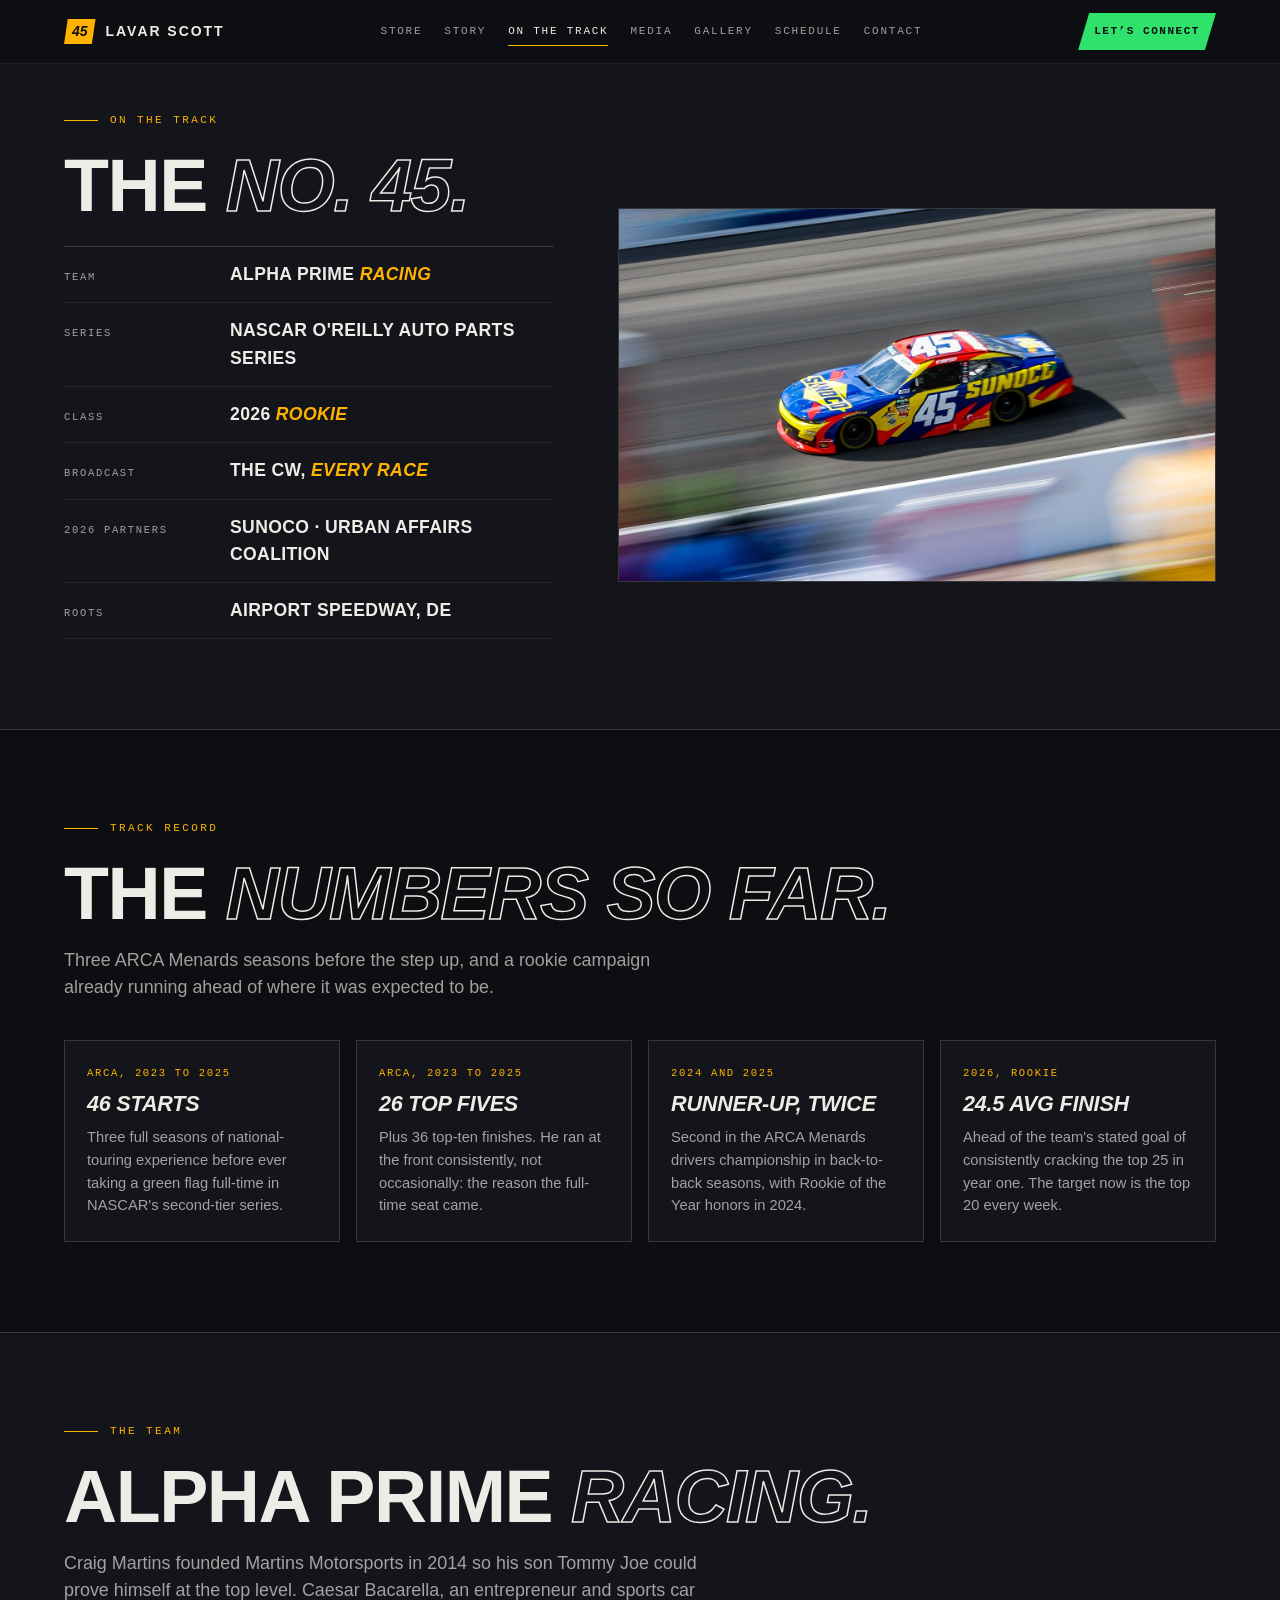
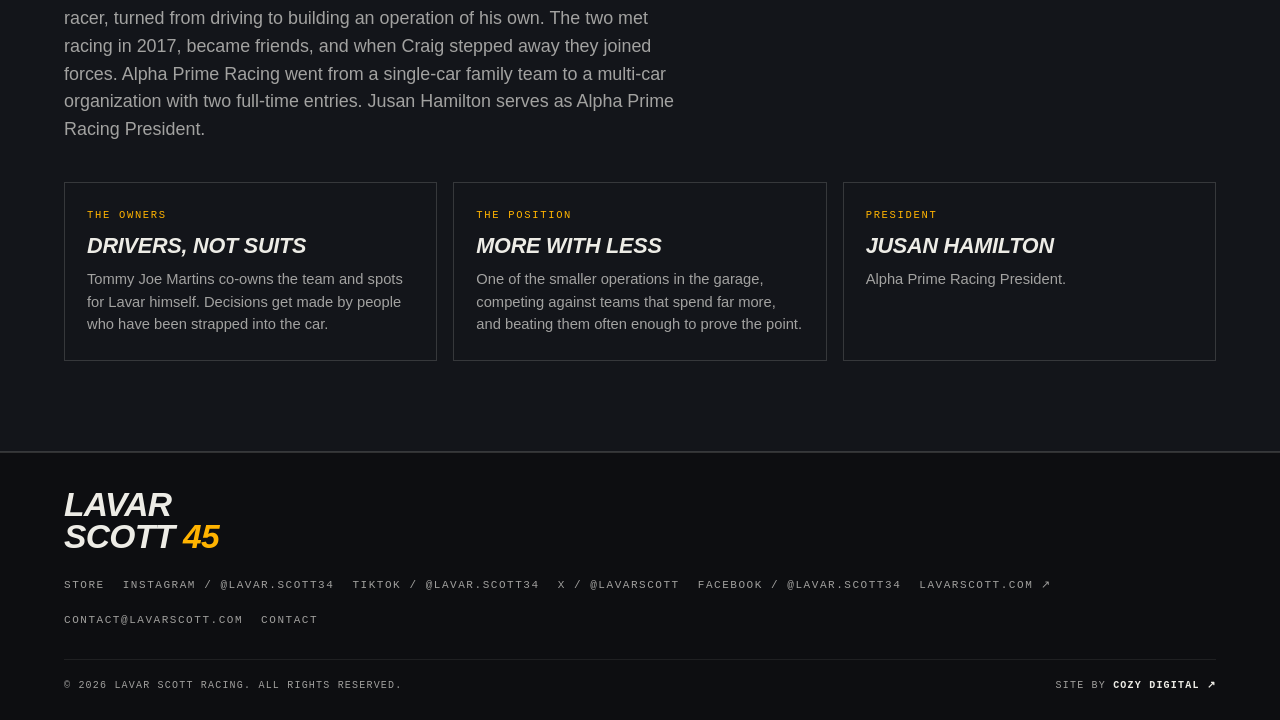
<file: track.html>
<!DOCTYPE html>
<html lang="en">
<head>
<!-- Google tag (gtag.js) -->
<script async src="https://www.googletagmanager.com/gtag/js?id=G-08HERT9SR4"></script>
<script>
  window.dataLayer = window.dataLayer || [];
  function gtag(){dataLayer.push(arguments);}
  gtag('js', new Date());

  gtag('config', 'G-08HERT9SR4');
</script>
<meta charset="UTF-8">
<meta name="viewport" content="width=device-width, initial-scale=1.0, viewport-fit=cover">
<title>On The Track | Lavar Scott, No. 45</title>
<meta name="description" content="The No. 45 Alpha Prime Racing, the NASCAR O'Reilly Auto Parts Series broadcast on The CW, and Lavar Scott's track record so far.">
<link rel="stylesheet" href="styles.css">
<noscript><style>@media(max-width:860px){.burger{display:none!important}.mmenu{display:block!important;position:static!important;max-height:none!important;overflow:visible!important}}</style></noscript>
</head>
<body>
<a class="skip-link" href="#main">Skip to content</a>

<nav class="nav" id="nav" aria-label="Primary">
  <a class="brand" href="index.html">
    <span class="num">45</span>
    <span class="nm">Lavar Scott</span>
  </a>
  <div class="nav-links">
    <a href="store.html">Store</a>
    <a href="story.html">Story</a>
    <a href="track.html" aria-current="page">On The Track</a>
    <a href="media.html">Media</a>
    <a href="gallery.html">Gallery</a>
    <a href="schedule.html">Schedule</a>
    <a href="contact.html">Contact</a>
  </div>
  <a class="nav-cta" href="contact.html">Let’s Connect</a>
  <button type="button" class="burger" id="burger" aria-label="Menu" aria-expanded="false" aria-controls="mmenu">
    <span></span><span></span><span></span>
  </button>
</nav>

<nav class="mmenu" id="mmenu" aria-label="Mobile">
  <a href="store.html">Store <span class="mono">Official merchandise</span></a>
  <a href="index.html">Home <span class="mono">The 45</span></a>
  <a href="story.html">Story <span class="mono">The origin</span></a>
  <a href="track.html" aria-current="page">On The Track <span class="mono">The car, the series</span></a>
  <a href="media.html">Media <span class="mono">Press, features</span></a>
  <a href="gallery.html">Gallery <span class="mono">Photos</span></a>
  <a href="schedule.html">Schedule <span class="mono">2026 races</span></a>
  <a href="contact.html">Contact <span class="mono green">Let’s connect</span></a>
</nav>

<main id="main">


<section class="section" id="car" style="padding-top:calc(var(--nav-h) + 48px);background:var(--asphalt-2);border-bottom:1px solid var(--line)">
  <div class="kicker rv">On The Track</div>
  <div class="car-grid">
    <div>
      <h1 class="h-xl rv">The <em>No. 45.</em></h1>
      <div class="spec" style="margin-top:26px">
        <div class="spec-row rv d1"><span class="k">Team</span><span class="v">Alpha Prime <em>Racing</em></span></div>
        <div class="spec-row rv d2"><span class="k">Series</span><span class="v">NASCAR O'Reilly Auto Parts Series</span></div>
        <div class="spec-row rv d2"><span class="k">Class</span><span class="v">2026 <em>Rookie</em></span></div>
        <div class="spec-row rv d2"><span class="k">Broadcast</span><span class="v">The CW, <em>every race</em></span></div>
        <div class="spec-row rv d3"><span class="k">2026 partners</span><span class="v">Sunoco &middot; Urban Affairs Coalition</span></div>
        <div class="spec-row rv d3"><span class="k">Roots</span><span class="v">Airport Speedway, DE</span></div>
      </div>
    </div>
    <figure class="car-visual rv d2">
      <img src="lavar_car_only_fast.jpg" alt="No. 45 Alpha Prime Racing" loading="lazy">
    </figure>
  </div>
</section>

<section class="section">
  <div class="kicker rv">Track Record</div>
  <h2 class="h-xl rv d1">The <em>numbers so far.</em></h2>
  <p class="lede rv d2">
    Three ARCA Menards seasons before the step up, and a rookie campaign already running ahead
    of where it was expected to be.
  </p>

  <div class="grid g4">
    <div class="card rv">
      <span class="k">ARCA, 2023 to 2025</span>
      <h3>46 starts</h3>
      <p>Three full seasons of national-touring experience before ever taking a green flag full-time in NASCAR's second-tier series.</p>
    </div>
    <div class="card rv d1">
      <span class="k">ARCA, 2023 to 2025</span>
      <h3>26 top fives</h3>
      <p>Plus 36 top-ten finishes. He ran at the front consistently, not occasionally: the reason the full-time seat came.</p>
    </div>
    <div class="card rv d2">
      <span class="k">2024 and 2025</span>
      <h3>Runner-up, twice</h3>
      <p>Second in the ARCA Menards drivers championship in back-to-back seasons, with Rookie of the Year honors in 2024.</p>
    </div>
    <div class="card rv d3">
      <span class="k">2026, Rookie</span>
      <h3>24.5 avg finish</h3>
      <p>Ahead of the team's stated goal of consistently cracking the top 25 in year one. The target now is the top 20 every week.</p>
    </div>
  </div>
</section>

<section class="section" style="background:var(--asphalt-2);border-top:1px solid var(--line);border-bottom:1px solid var(--line)">
  <div class="kicker rv">The Team</div>
  <h2 class="h-xl rv d1">Alpha Prime <em>Racing.</em></h2>
  <p class="lede rv d2">
    Craig Martins founded Martins Motorsports in 2014 so his son Tommy Joe could prove himself
    at the top level. Caesar Bacarella, an entrepreneur and sports car racer, turned from driving
    to building an operation of his own. The two met racing in 2017, became friends, and when
    Craig stepped away they joined forces. Alpha Prime Racing went from a single-car family team
    to a multi-car organization with two full-time entries. Jusan Hamilton serves as
    Alpha Prime Racing President.
  </p>

  <div class="grid g3">
    <div class="card rv">
      <span class="k">The owners</span>
      <h3>Drivers, not suits</h3>
      <p>Tommy Joe Martins co-owns the team and spots for Lavar himself. Decisions get made by people who have been strapped into the car.</p>
    </div>
    <div class="card rv d1">
      <span class="k">The position</span>
      <h3>More with less</h3>
      <p>One of the smaller operations in the garage, competing against teams that spend far more, and beating them often enough to prove the point.</p>
    </div>
    <div class="card rv d2">
      <span class="k">President</span>
      <h3>Jusan Hamilton</h3>
      <p>Alpha Prime Racing President.</p>
    </div>
  </div>
</section>
</main>

<footer>
  <div class="f-top">
    <div class="f-name">Lavar<br>Scott <b>45</b></div>
    <div class="f-links">
      <a href="store.html">Store</a>
      <a href="https://www.instagram.com/lavar.scott34/" target="_blank" rel="noopener">Instagram / @lavar.scott34</a>
      <a href="https://www.tiktok.com/@lavar.scott34" target="_blank" rel="noopener">TikTok / @lavar.scott34</a>
      <a href="https://x.com/LavarScott" target="_blank" rel="noopener">X / @LavarScott</a>
      <a href="https://www.facebook.com/Lavar.Scott34/" target="_blank" rel="noopener">Facebook / @Lavar.Scott34</a>
      <a href="https://lavarscott.com/" target="_blank" rel="noopener">lavarscott.com &#8599;</a>
      <a href="mailto:contact@lavarscott.com">contact@lavarscott.com</a>
      <a href="contact.html">Contact</a>
    </div>
  </div>
  <div class="f-bottom">
    <span>&copy; 2026 Lavar Scott Racing. All rights reserved.</span>
    <span class="cozy">Site by <a href="https://cozydigital.org" target="_blank" rel="noopener"><b>Cozy Digital</b> &#8599;</a></span>
  </div>
</footer>

<script src="script.js"></script>
</body>
</html>
</file>
<file: styles.css>
/* ============================================================
   LAVAR SCOTT / 45 — shared stylesheet
   Built by Cozy Digital

   Palette: asphalt + staging-tree amber + green-light green,
   pulled from Lavar's world (his mother ran NHRA; the drag
   tree is the brand story).

   Motion model: everything under .rv is visible by default.
   Only when JS confirms IntersectionObserver support and the
   visitor hasn't asked for reduced motion does <html> get
   class="js-anim", which is what actually enables the fade-in.
   That keeps every section readable with JS off, slow, or
   blocked (see script.js).
============================================================ */
:root{
  --asphalt:#0d0e11;
  --asphalt-2:#13151a;
  --paper:#edece6;
  --paper-dim:rgba(237,236,230,.66);
  --amber:#ffb300;
  --amber-deep:#ff8a00;
  --green:#2fe26b;
  --line:rgba(237,236,230,.16);
  --line-soft:rgba(237,236,230,.08);
  --display:'Helvetica Neue',Helvetica,'Segoe UI',system-ui,Arial,sans-serif;
  --mono:ui-monospace,'SF Mono','Cascadia Mono',Consolas,'Roboto Mono',monospace;
  --pad:clamp(20px,5vw,72px);
  --nav-h:64px;
}
*{margin:0;padding:0;box-sizing:border-box;-webkit-tap-highlight-color:transparent}
html{scroll-behavior:smooth}
body{
  background:var(--asphalt);
  color:var(--paper);
  font-family:var(--display);
  font-size:16px;
  line-height:1.55;
  overflow-x:hidden;
}
::selection{background:var(--amber);color:#111}
img{max-width:100%;display:block}
a{color:inherit;text-decoration:none}
button{font-family:inherit;cursor:pointer}
ul{list-style:none}

/* focus visibility everywhere, mouse users don't get a ring */
a:focus-visible,button:focus-visible,input:focus-visible,select:focus-visible,textarea:focus-visible{
  outline:2px solid var(--amber);outline-offset:3px;
}

/* skip link — first focusable element on every page */
.skip-link{
  position:absolute;left:12px;top:-60px;z-index:2000;
  background:var(--amber);color:#111;font-weight:700;
  padding:12px 18px;font-family:var(--mono);font-size:12px;
  letter-spacing:.08em;text-transform:uppercase;transition:top .2s;
}
.skip-link:focus{top:12px}

/* ---------- UTILITIES ---------- */
.mono{font-family:var(--mono);font-size:11px;letter-spacing:.14em;text-transform:uppercase}
.amber{color:var(--amber)}
.green{color:var(--green)}
.section{padding:clamp(56px,10vh,110px) var(--pad);position:relative}
.kicker{
  font-family:var(--mono);font-size:11px;letter-spacing:.22em;
  text-transform:uppercase;color:var(--amber);
  display:flex;align-items:center;gap:12px;margin-bottom:22px;
}
.kicker::before{content:'';width:34px;height:1px;background:var(--amber)}
.h-xl{
  font-weight:900;text-transform:uppercase;
  font-size:clamp(2.1rem,6.4vw,4.6rem);
  line-height:.94;letter-spacing:-.02em;
}
.h-xl em{font-style:italic;color:transparent;-webkit-text-stroke:1.5px var(--paper)}
.lede{color:var(--paper-dim);max-width:64ch;margin-top:18px;font-size:clamp(.98rem,1.4vw,1.12rem)}
.lede strong{color:var(--paper);font-weight:700}
.pull{
  margin:34px 0 0;border-left:3px solid var(--amber);padding:6px 0 6px 22px;
  font-weight:900;font-style:italic;text-transform:uppercase;
  font-size:clamp(1.3rem,2.8vw,2rem);line-height:1.08;letter-spacing:-.01em;
}
.pull .mono{display:block;margin-top:12px;color:var(--paper-dim);font-style:normal;font-weight:400}

/* reveal-on-scroll — visible by default; only animates once
   html.js-anim is present (see note above). */
.rv{opacity:1;transform:none}
html.js-anim .rv{opacity:1;transform:translateY(24px);transition:transform .7s cubic-bezier(.2,.7,.2,1)}
html.js-anim .rv.in{opacity:1;transform:none}
.rv.d1{transition-delay:.06s}.rv.d2{transition-delay:.12s}.rv.d3{transition-delay:.18s}

/* ---------- NAV ---------- */
.nav{
  position:fixed;top:0;left:0;right:0;z-index:900;min-height:var(--nav-h);
  display:flex;align-items:center;justify-content:space-between;
  padding:0 var(--pad);
  background:rgba(13,14,17,.85);
  -webkit-backdrop-filter:blur(14px);backdrop-filter:blur(14px);
  border-bottom:1px solid var(--line-soft);
  transition:transform .4s ease;
}
html.js-anim .nav.hide{transform:translateY(-100%)}
.brand{display:flex;align-items:baseline;gap:10px;font-weight:900;letter-spacing:.02em}
.brand .num{
  font-style:italic;color:var(--asphalt);background:var(--amber);
  padding:2px 8px;font-size:14px;letter-spacing:0;
  clip-path:polygon(12% 0,100% 0,88% 100%,0 100%);
}
.brand .nm{font-size:14px;text-transform:uppercase;letter-spacing:.14em}
.nav-links{display:flex;gap:22px;align-items:center}
.nav-links a{
  font-family:var(--mono);font-size:11px;letter-spacing:.16em;text-transform:uppercase;
  color:var(--paper-dim);transition:color .25s;position:relative;padding:8px 0;
}
.nav-links a::after{content:'';position:absolute;left:0;bottom:2px;width:0;height:1px;background:var(--amber);transition:width .3s}
.nav-links a:hover,.nav-links a:focus-visible,.nav-links a[aria-current="page"]{color:var(--paper)}
.nav-links a:hover::after,.nav-links a:focus-visible::after,.nav-links a[aria-current="page"]::after{width:100%}
.nav-cta{
  font-family:var(--mono);font-size:11px;letter-spacing:.14em;text-transform:uppercase;
  color:#0c0d10;background:var(--green);border:none;padding:10px 16px;font-weight:700;
  clip-path:polygon(8% 0,100% 0,92% 100%,0 100%);display:inline-block;
}
.burger{display:none;background:none;border:none;width:40px;height:40px;position:relative;z-index:1001}
.burger span{position:absolute;left:8px;right:8px;height:2px;background:var(--paper);transition:.35s}
.burger span:nth-child(1){top:13px}.burger span:nth-child(2){top:20px}.burger span:nth-child(3){top:27px}
.burger[aria-expanded="true"] span:nth-child(1){top:20px;transform:rotate(45deg)}
.burger[aria-expanded="true"] span:nth-child(2){opacity:0}
.burger[aria-expanded="true"] span:nth-child(3){top:20px;transform:rotate(-45deg)}

/* mobile menu landmark: no-JS fallback (no html.js class) shows
   it as a normal in-flow block right under the nav so links are
   always reachable. Once script.js runs, html.js gates it to a
   closed-by-default, viewport-fixed disclosure so it stays
   reachable and in view no matter how far the page is scrolled.
   That gating is deliberately independent of html.js-anim /
   reduced motion — the menu must open and close for every visitor
   running this script, motion preference aside. */
.mmenu{
  background:var(--asphalt);border-bottom:1px solid var(--line);
  padding:8px var(--pad) 18px;
  margin-top:var(--nav-h);
}
.mmenu a{
  font-weight:800;text-transform:uppercase;font-size:1.15rem;
  letter-spacing:-.01em;color:var(--paper);
  border-bottom:1px solid var(--line-soft);
  padding:14px 0;display:flex;justify-content:space-between;align-items:center;
}
.mmenu a .mono{color:var(--amber)}
.mmenu a[aria-current="page"]{color:var(--amber)}
@media(min-width:861px){ .mmenu{display:none} }
@media(max-width:860px){
  .nav-links,.nav-cta{display:none}
  .burger{display:block}
  html.js .mmenu{
    display:none;
    position:fixed;
    margin-top:0;
    top:var(--nav-h);left:0;right:0;
    max-height:calc(100vh - var(--nav-h));
    max-height:calc(100dvh - var(--nav-h));
    overflow-y:auto;
    z-index:899;
    box-shadow:0 18px 30px -10px rgba(0,0,0,.55);
  }
  html.js .mmenu.open{display:block}
}

/* ---------- HERO ---------- */
.hero{
  min-height:88vh;min-height:88svh;
  display:flex;flex-direction:column;justify-content:flex-end;
  padding:calc(var(--nav-h) + 30px) var(--pad) 0;
  position:relative;overflow:hidden;
}
.hero::before{
  content:'';position:absolute;inset:0;
  background:
    repeating-linear-gradient(90deg,var(--line-soft) 0 1px,transparent 1px 120px),
    radial-gradient(120% 90% at 70% 10%,rgba(255,138,0,.10),transparent 55%),
    radial-gradient(90% 70% at 10% 90%,rgba(47,226,107,.05),transparent 60%);
  pointer-events:none;
}
.ghost45{
  position:absolute;right:-4vw;top:44%;transform:translateY(-50%);
  font-weight:900;font-style:italic;font-size:clamp(18rem,52vw,52rem);
  line-height:.8;color:transparent;
  -webkit-text-stroke:1px rgba(237,236,230,.10);
  user-select:none;pointer-events:none;letter-spacing:-.05em;
  will-change:transform;
}
.hero-inner{position:relative;z-index:2;width:100%}
.tree{
  position:absolute;z-index:3;top:calc(var(--nav-h) + 26px);right:var(--pad);
  display:flex;flex-direction:column;gap:10px;align-items:center;
}
.bulb{width:16px;height:16px;border-radius:50%;background:#23252b;border:1px solid var(--line);transition:background .15s,box-shadow .15s}
.bulb.on-a{background:var(--amber);box-shadow:0 0 16px 2px rgba(255,179,0,.65)}
.bulb.on-g{background:var(--green);box-shadow:0 0 20px 3px rgba(47,226,107,.7)}
.tree .lbl{font-family:var(--mono);font-size:9px;letter-spacing:.2em;color:var(--paper-dim);writing-mode:vertical-rl;margin-top:6px}
.plate{
  display:inline-flex;flex-wrap:wrap;align-items:center;gap:0;
  border:1px solid var(--line);margin-bottom:24px;
  font-family:var(--mono);font-size:10.5px;letter-spacing:.13em;text-transform:uppercase;
}
.plate>span{padding:9px 14px;border-right:1px solid var(--line);display:flex;align-items:center;gap:8px}
.plate>span:last-child{border-right:none}
.plate .dot{width:7px;height:7px;border-radius:50%;background:var(--green)}
html.js-anim .plate .dot{animation:pulse 1.6s infinite}
@keyframes pulse{0%,100%{opacity:1;box-shadow:0 0 0 0 rgba(47,226,107,.5)}50%{opacity:.6;box-shadow:0 0 0 6px rgba(47,226,107,0)}}
.hero-name{
  font-weight:900;text-transform:uppercase;letter-spacing:-.03em;
  font-size:clamp(3rem,11.5vw,9rem);line-height:.88;
}
.hero-name .l1,.hero-name .l2{display:block}
.hero-name .l2{color:transparent;-webkit-text-stroke:2px var(--amber)}
.hero-sub{max-width:560px;color:var(--paper-dim);margin-top:20px;font-size:clamp(.95rem,1.4vw,1.1rem)}
.hero-ctas{display:flex;gap:14px;margin-top:28px;flex-wrap:wrap}
.btn{
  display:inline-flex;align-items:center;gap:10px;
  font-family:var(--mono);font-size:11px;letter-spacing:.16em;text-transform:uppercase;font-weight:700;
  padding:15px 24px;border:1px solid var(--line);color:var(--paper);background:transparent;
  clip-path:polygon(10px 0,100% 0,calc(100% - 10px) 100%,0 100%);
  transition:background .3s,color .3s,border-color .3s,transform .25s;
}
.btn.primary{background:var(--amber);color:#111;border-color:var(--amber)}
.btn.primary:hover{background:var(--green)}
.btn.ghosty:hover{border-color:var(--amber);color:var(--amber)}
.btn:hover{transform:translateY(-2px)}
.hero-foot{
  position:relative;z-index:2;display:flex;justify-content:space-between;align-items:flex-end;
  padding:30px 0 22px;font-family:var(--mono);font-size:10px;letter-spacing:.16em;
  text-transform:uppercase;color:var(--paper-dim);flex-wrap:wrap;gap:10px;
}
.scroll-cue{display:flex;align-items:center;gap:10px}
.scroll-cue i{display:block;width:1px;height:30px;background:var(--line);position:relative;overflow:hidden}
.scroll-cue i::after{content:'';position:absolute;left:0;top:-100%;width:100%;height:100%;background:var(--amber)}
html.js-anim .scroll-cue i::after{animation:drop 1.8s infinite}
@keyframes drop{to{top:100%}}

/* ---------- CINEMATIC VIDEO BACKGROUNDS ----------
   One clip per page, poster-first: the <video poster> renders
   immediately with no network cost (preload="none"), and script.js
   only requests/plays the file once IntersectionObserver confirms
   the section is in view and prefers-reduced-motion is off. That
   means this CSS never needs a reduced-motion override of its own;
   an unplayed video simply keeps showing its poster frame. */
.bg-video{position:absolute;inset:0;overflow:hidden;z-index:0;pointer-events:none}
.bg-video__el{width:100%;height:100%;object-fit:cover;object-position:50% 30%;display:block;background:var(--asphalt-2)}
.bg-video__scrim{position:absolute;inset:0}
.hero>.bg-video{z-index:0}
.ghost45{z-index:1}
.section--video{overflow:hidden}
.section--video>*:not(.bg-video){position:relative;z-index:1}

/* Home: text sits bottom-left of a tall hero; heaviest scrim near the
   copy, lighter near the top so the livery/portrait frames still read. */
.bg-video--home .bg-video__el{object-position:50% 22%}
.bg-video--home .bg-video__scrim{
  background:
    linear-gradient(180deg,rgba(13,14,17,.55) 0%,rgba(13,14,17,.3) 32%,rgba(13,14,17,.74) 76%,rgba(13,14,17,.94) 100%),
    linear-gradient(90deg,rgba(13,14,17,.55) 0%,rgba(13,14,17,.05) 45%);
}

/* On The Track: garage/action clip, amber-leaning scrim to match the
   section's speed-and-machine energy. */
.bg-video--track .bg-video__el{object-position:50% 38%}
.bg-video--track .bg-video__scrim{
  background:
    linear-gradient(165deg,rgba(13,14,17,.86) 0%,rgba(13,14,17,.5) 46%,rgba(23,15,2,.72) 100%),
    linear-gradient(0deg,rgba(13,14,17,.55) 0%,transparent 60%);
}

/* Off The Track: paddock-walk clip, calmer and darker for the
   human/behind-the-scenes read. */
.bg-video--offtrack .bg-video__el{object-position:50% 24%}
.bg-video--offtrack .bg-video__scrim{
  background:linear-gradient(195deg,rgba(13,14,17,.9) 0%,rgba(13,14,17,.58) 50%,rgba(13,14,17,.88) 100%);
}

/* Community: candid garage/social clip, faint green tint nodding to
   the staging-light green and the UAC partnership without adding a
   new color to the system. */
.bg-video--community .bg-video__el{object-position:50% 30%}
.bg-video--community .bg-video__scrim{
  background:
    linear-gradient(160deg,rgba(13,14,17,.88) 0%,rgba(13,14,17,.48) 48%,rgba(6,20,13,.72) 100%),
    linear-gradient(0deg,rgba(13,14,17,.5) 0%,transparent 55%);
}

/* Partner: driver-portrait/race-pass clip, premium amber accent for
   the sponsorship pitch. */
.bg-video--partner .bg-video__el{object-position:50% 24%}
.bg-video--partner .bg-video__scrim{
  background:
    linear-gradient(170deg,rgba(13,14,17,.9) 0%,rgba(13,14,17,.5) 45%,rgba(26,17,0,.72) 100%),
    linear-gradient(0deg,rgba(13,14,17,.55) 0%,transparent 55%);
}

@media(max-width:860px){
  .bg-video--home .bg-video__el{object-position:56% 18%}
  .bg-video--track .bg-video__el{object-position:54% 42%}
  .bg-video--offtrack .bg-video__el{object-position:50% 20%}
  .bg-video--community .bg-video__el{object-position:52% 26%}
  .bg-video--partner .bg-video__el{object-position:52% 20%}
}
@media(max-height:420px){
  .bg-video__el{object-position:50% 32%}
}

/* ---------- MARQUEE ---------- */
.marquee{
  border-top:1px solid var(--line);border-bottom:1px solid var(--line);
  overflow:hidden;white-space:nowrap;background:var(--asphalt-2);
  padding:12px 0;position:relative;
}
.marquee .track{display:inline-flex;gap:0}
html.js-anim .marquee .track{animation:mq 26s linear infinite}
.marquee span{
  font-weight:900;font-style:italic;text-transform:uppercase;font-size:clamp(.9rem,2.1vw,1.3rem);
  letter-spacing:.04em;padding:0 24px;display:inline-flex;align-items:center;gap:24px;
}
.marquee span::after{content:'◆';color:var(--amber);font-size:.7em;font-style:normal}
@keyframes mq{to{transform:translateX(-50%)}}

/* ---------- GRID / CARD ---------- */
.grid{display:grid;gap:16px;margin-top:38px}
.g2{grid-template-columns:repeat(2,1fr)}
.g3{grid-template-columns:repeat(3,1fr)}
.g4{grid-template-columns:repeat(4,1fr)}
.card{
  border:1px solid var(--line);background:var(--asphalt-2);
  padding:24px 22px;position:relative;display:flex;flex-direction:column;
  transition:border-color .3s,transform .3s;
}
.card:hover{border-color:var(--amber);transform:translateY(-4px)}
.card h3{
  font-weight:900;text-transform:uppercase;font-style:italic;letter-spacing:-.01em;
  font-size:clamp(1.05rem,1.7vw,1.35rem);line-height:1.05;margin-bottom:10px;
}
.card p{color:var(--paper-dim);font-size:.92rem}
.card .k{
  font-family:var(--mono);font-size:10.5px;letter-spacing:.16em;text-transform:uppercase;
  color:var(--amber);display:block;margin-bottom:12px;
}
/* nav-card: the homepage's six category tiles */
.navcard{
  border:1px solid var(--line);background:var(--asphalt-2);padding:26px 22px;
  display:flex;flex-direction:column;gap:10px;transition:border-color .3s,transform .3s;
}
.navcard:hover,.navcard:focus-visible{border-color:var(--amber);transform:translateY(-4px)}
.navcard .num{font-family:var(--mono);font-size:10.5px;letter-spacing:.2em;color:var(--amber)}
.navcard h2,.navcard h3{font-weight:900;text-transform:uppercase;font-style:italic;font-size:1.4rem}
.navcard p{color:var(--paper-dim);font-size:.9rem}
.navcard .go{margin-top:auto;font-family:var(--mono);font-size:10.5px;letter-spacing:.14em;color:var(--paper-dim)}
.navcard:hover .go{color:var(--amber)}

/* ---------- STORY / TWO-COL ---------- */
.story-grid{display:grid;grid-template-columns:1.1fr .9fr;gap:clamp(28px,5vw,72px);align-items:start}
.story-copy p{color:var(--paper-dim);margin-bottom:16px;max-width:58ch;font-size:clamp(.95rem,1.3vw,1.05rem)}
.story-copy p strong{color:var(--paper);font-weight:700}
.photo-frame{
  position:sticky;top:calc(var(--nav-h) + 20px);
  aspect-ratio:4/5;border:1px solid var(--line);overflow:hidden;
  background:var(--asphalt-2);
}
.photo-frame img{width:100%;height:100%;object-fit:cover}
.photo-caption{
  display:flex;justify-content:space-between;gap:10px;
  font-family:var(--mono);font-size:10px;letter-spacing:.12em;text-transform:uppercase;
  color:var(--paper-dim);padding:12px 4px 0;
}

/* ---------- STATS ---------- */
.stats{background:var(--asphalt-2);border-top:1px solid var(--line);border-bottom:1px solid var(--line)}
.stats-grid{display:grid;grid-template-columns:repeat(3,1fr)}
.stat{padding:clamp(26px,3.6vw,44px) clamp(16px,2.5vw,30px);border-right:1px solid var(--line-soft)}
.stat:last-child{border-right:none}
.stat .n{font-weight:900;font-style:italic;letter-spacing:-.03em;font-size:clamp(2.2rem,5vw,3.8rem);line-height:1;color:var(--paper)}
.stat .l{margin-top:8px;color:var(--paper-dim)}

/* ---------- PROOF STRIP ---------- */
.proof{background:var(--asphalt-2);border-bottom:1px solid var(--line);padding:clamp(40px,6vh,64px) var(--pad)}
.proof-head{display:flex;justify-content:space-between;align-items:baseline;gap:16px;flex-wrap:wrap;margin-bottom:26px}
.proof-head .t{font-family:var(--mono);font-size:11px;letter-spacing:.2em;text-transform:uppercase;color:var(--amber)}
.proof-head .s{font-family:var(--mono);font-size:10.5px;letter-spacing:.1em;color:var(--paper-dim)}
.proof-grid{display:grid;grid-template-columns:repeat(2,1fr);gap:12px}
.brandcard{border:1px solid var(--line);background:var(--asphalt);padding:20px 18px;display:flex;flex-direction:column;gap:8px;transition:border-color .3s,transform .3s}
.brandcard:hover{border-color:var(--amber);transform:translateY(-4px)}
.brandcard .nm{font-weight:900;text-transform:uppercase;letter-spacing:-.01em;font-size:clamp(1rem,1.8vw,1.2rem)}
.brandcard .rl{font-family:var(--mono);font-size:9.5px;letter-spacing:.14em;text-transform:uppercase;color:var(--amber)}
.brandcard .ds{color:var(--paper-dim);font-size:.85rem}

/* ---------- TIMELINE ---------- */
.tl-wrap{margin:0 calc(var(--pad) * -1);padding:0 var(--pad);overflow:hidden}
.tl{display:flex;gap:14px;overflow-x:auto;scroll-snap-type:x mandatory;padding-bottom:18px;-ms-overflow-style:none;scrollbar-width:none}
.tl::-webkit-scrollbar{display:none}
.tcard{
  flex:0 0 clamp(220px,26vw,300px);scroll-snap-align:start;
  border:1px solid var(--line);background:var(--asphalt-2);
  padding:22px 20px;min-height:250px;display:flex;flex-direction:column;
  transition:border-color .3s,transform .3s;
}
.tcard:hover{border-color:var(--amber);transform:translateY(-4px)}
.tcard .yr{font-family:var(--mono);font-size:11px;letter-spacing:.18em;color:var(--amber);margin-bottom:auto}
.tcard h3{font-weight:900;text-transform:uppercase;font-style:italic;font-size:clamp(1.15rem,1.8vw,1.5rem);margin:36px 0 10px;letter-spacing:-.01em}
.tcard p{color:var(--paper-dim);font-size:.88rem}
.tcard.tonight{border-color:var(--green);background:linear-gradient(160deg,rgba(47,226,107,.12),var(--asphalt-2) 55%)}
.tcard.tonight .yr{color:var(--green)}

/* ---------- CAR / SPEC ---------- */
.car-grid{display:grid;grid-template-columns:.9fr 1.1fr;gap:clamp(28px,5vw,72px);align-items:center}
.car-visual{border:1px solid var(--line);aspect-ratio:16/10;overflow:hidden;background:var(--asphalt-2)}
.car-visual img{width:100%;height:100%;object-fit:cover}
.spec{border-top:1px solid var(--line)}
.spec-row{display:grid;grid-template-columns:150px 1fr;gap:16px;padding:14px 0;border-bottom:1px solid var(--line-soft);align-items:baseline}
.spec-row .k{font-family:var(--mono);font-size:10.5px;letter-spacing:.16em;text-transform:uppercase;color:var(--paper-dim)}
.spec-row .v{font-weight:700;text-transform:uppercase;letter-spacing:.02em;font-size:clamp(.92rem,1.4vw,1.1rem)}
.spec-row .v em{font-style:italic;color:var(--amber)}

/* ---------- GALLERY ---------- */
.gallery{display:grid;grid-template-columns:repeat(3,1fr);gap:12px;margin-top:38px}
.gallery figure{border:1px solid var(--line);background:var(--asphalt-2);overflow:hidden}
.gallery img{width:100%;height:100%;aspect-ratio:4/5;object-fit:cover;transition:transform .5s}
.gallery a:hover img,.gallery a:focus-visible img{transform:scale(1.04)}
.gallery figcaption{font-family:var(--mono);font-size:9.5px;letter-spacing:.1em;text-transform:uppercase;color:var(--paper-dim);padding:10px 12px}

/* ---------- CAREER ERAS ----------
   The "Behind The Driver" chapters on the story page. Each card
   pairs a big age/era numeral with the record from that period,
   so a reader scanning for credentials finds them without
   reading the prose. */
.era-grid{display:grid;grid-template-columns:repeat(2,1fr);gap:16px;margin-top:38px}
.eracard{
  border:1px solid var(--line);background:var(--asphalt-2);
  padding:clamp(22px,3vw,32px);display:flex;flex-direction:column;
  transition:border-color .3s,transform .3s;
}
.eracard:hover{border-color:var(--amber);transform:translateY(-4px)}
.eracard .age{
  font-family:var(--mono);font-size:10.5px;letter-spacing:.2em;
  text-transform:uppercase;color:var(--amber);
}
.eracard .big{
  font-weight:900;font-style:italic;letter-spacing:-.04em;line-height:.9;
  font-size:clamp(2.6rem,6vw,4rem);margin:10px 0 4px;
  font-variant-numeric:tabular-nums;
}
.eracard h3{
  font-weight:900;text-transform:uppercase;font-style:italic;
  font-size:clamp(1.05rem,2vw,1.3rem);letter-spacing:-.01em;margin-bottom:12px;
}
.eracard p{color:var(--paper-dim);font-size:.92rem}
.eracard ul{margin-top:16px;border-top:1px solid var(--line-soft)}
.eracard li{
  position:relative;padding:9px 0 9px 20px;font-size:.86rem;
  color:var(--paper-dim);border-bottom:1px solid var(--line-soft);
}
.eracard li:last-child{border-bottom:none}
.eracard li::before{content:'▸';position:absolute;left:0;top:9px;color:var(--amber)}
.eracard li b{color:var(--paper);font-weight:700}
.eracard.wide{grid-column:1 / -1}

/* ---------- SOCIAL PLATFORMS ---------- */
.plat .hd{font-family:var(--mono);font-size:11px;letter-spacing:.1em;color:var(--paper-dim);word-break:break-all;margin-bottom:6px}
.plat .link{margin-top:auto;font-family:var(--mono);font-size:10.5px;letter-spacing:.12em;color:var(--amber)}
.embed-wrap{border:1px solid var(--line);background:var(--asphalt-2);padding:14px;display:flex;flex-direction:column;margin-top:38px;max-width:540px}
.embed-wrap .instagram-media{margin:0 auto!important;min-width:0!important;max-width:100%!important}
.embed-fallback{color:var(--paper-dim);font-size:.88rem;margin-top:12px}
.embed-fallback a{color:var(--amber);text-decoration:underline;text-underline-offset:.18em}

/* ---------- CALENDAR ---------- */
.next-race{
  border:1px solid var(--amber);margin-top:38px;overflow:hidden;
  background:linear-gradient(150deg,rgba(255,179,0,.14),var(--asphalt-2) 55%);
  display:grid;grid-template-columns:1.4fr 1fr;
}
.next-race .lft{padding:clamp(24px,4vw,40px)}
.next-race .tag{display:inline-flex;align-items:center;gap:8px;font-family:var(--mono);font-size:10.5px;letter-spacing:.2em;text-transform:uppercase;color:var(--green)}
.next-race .tag i{width:8px;height:8px;border-radius:50%;background:var(--green)}
html.js-anim .next-race .tag i{animation:pulse 1.6s infinite}
.next-race .trk{font-weight:900;font-style:italic;text-transform:uppercase;letter-spacing:-.03em;font-size:clamp(1.8rem,4.6vw,3.2rem);line-height:.98;margin:12px 0 8px}
.next-race .dt{font-family:var(--mono);font-size:12px;letter-spacing:.14em;text-transform:uppercase;color:var(--paper-dim)}
.next-race .cw{display:inline-block;margin-top:18px;padding:9px 16px;border:1px solid var(--line);font-family:var(--mono);font-size:10.5px;letter-spacing:.16em;text-transform:uppercase}
.next-race .rgt{border-left:1px solid var(--line);display:flex;flex-direction:column;align-items:center;justify-content:center;padding:24px;gap:4px}
.next-race .cd{font-weight:900;font-style:italic;letter-spacing:-.04em;font-size:clamp(2.8rem,7vw,5rem);line-height:.85;color:var(--amber)}
.next-race .cdl{font-family:var(--mono);font-size:10.5px;letter-spacing:.2em;text-transform:uppercase;color:var(--paper-dim)}
.cal{border-top:1px solid var(--line);margin-top:16px;display:grid;grid-template-columns:1fr 1fr;column-gap:36px}
.cal-row{display:grid;grid-template-columns:40px 88px 1fr auto;gap:12px;align-items:center;padding:12px 4px;border-bottom:1px solid var(--line-soft)}
.cal-row .no{font-family:var(--mono);font-size:10px;letter-spacing:.1em;color:var(--paper-dim)}
.cal-row .dt{font-family:var(--mono);font-size:10.5px;letter-spacing:.08em;text-transform:uppercase;color:var(--paper-dim)}
.cal-row .tk{font-weight:800;text-transform:uppercase;letter-spacing:.01em;font-size:.92rem}
.cal-row .bg{font-family:var(--mono);font-size:9px;letter-spacing:.12em;text-transform:uppercase;color:var(--amber);border:1px solid rgba(255,179,0,.35);padding:3px 8px;white-space:nowrap}
.cal-row.done{opacity:1}
.cal-row.done .tk{color:var(--paper-dim);text-decoration:line-through;text-decoration-thickness:1px;text-decoration-color:var(--paper-dim)}
.cal-row.live{background:linear-gradient(90deg,rgba(255,179,0,.1),transparent);border-left:2px solid var(--amber);padding-left:8px}
.cal-row.live .tk{color:var(--amber)}
.cal-note{font-family:var(--mono);font-size:9.5px;letter-spacing:.12em;text-transform:uppercase;color:var(--paper-dim);margin-top:16px}
.cal-note a{text-decoration:underline;text-underline-offset:.18em}
noscript .cal-note-js{display:none}

/* ---------- DELIVERABLES ---------- */
.del{display:grid;grid-template-columns:repeat(4,1fr);border:1px solid var(--line);margin-top:38px}
.del-col{padding:24px 20px;border-right:1px solid var(--line-soft)}
.del-col:last-child{border-right:none}
.del-col h4{font-family:var(--mono);font-size:10.5px;letter-spacing:.18em;text-transform:uppercase;color:var(--amber);margin-bottom:14px}
.del-col li{position:relative;padding:8px 0 8px 18px;font-size:.86rem;color:var(--paper-dim);border-bottom:1px solid var(--line-soft)}
.del-col li:last-child{border-bottom:none}
.del-col li::before{content:'▸';position:absolute;left:0;top:8px;color:var(--amber)}

/* ---------- FIT ROWS ---------- */
.fit{border-top:1px solid var(--line);margin-top:38px}
.fit-row{display:grid;grid-template-columns:48px .8fr 1.25fr;gap:18px;align-items:baseline;padding:18px 0;border-bottom:1px solid var(--line-soft)}
.fit-row .i{font-family:var(--mono);font-size:11px;letter-spacing:.12em;color:var(--amber)}
.fit-row .t{font-weight:900;text-transform:uppercase;letter-spacing:.01em;font-size:clamp(.95rem,1.5vw,1.1rem)}
.fit-row .d{color:var(--paper-dim);font-size:.9rem}

/* ---------- NIELSEN CHART ---------- */
.chart-wrap{border:1px solid var(--line);background:var(--asphalt-2);padding:clamp(20px,3.4vw,32px);margin-top:38px}
.chart-top{display:flex;justify-content:space-between;align-items:baseline;gap:18px;flex-wrap:wrap;margin-bottom:6px}
.chart-top h4{font-weight:900;text-transform:uppercase;letter-spacing:-.01em;font-size:clamp(1rem,2vw,1.3rem)}
.chart-legend{display:flex;gap:16px;align-items:center;flex-wrap:wrap}
.chart-legend span{display:flex;align-items:center;gap:7px;font-family:var(--mono);font-size:10px;letter-spacing:.12em;text-transform:uppercase;color:var(--paper-dim)}
.chart-legend i{width:11px;height:11px;border-radius:2px;display:block}
.chart-sub{color:var(--paper-dim);font-size:.88rem;margin-bottom:20px;max-width:62ch}
.chart-scroll{overflow-x:auto}
.chart-scroll svg{display:block;min-width:480px;width:100%;height:auto}
.chart-src{font-family:var(--mono);font-size:9.5px;letter-spacing:.12em;text-transform:uppercase;color:var(--paper-dim);margin-top:14px}

/* ---------- PRESS ---------- */
.press{display:grid;grid-template-columns:repeat(3,1fr);gap:12px;margin-top:38px}
.presscard{border:1px solid var(--line);background:var(--asphalt-2);padding:20px 18px;display:flex;flex-direction:column;gap:8px;transition:border-color .3s,transform .3s}
.presscard:hover{border-color:var(--amber);transform:translateY(-4px)}
.presscard .out{font-family:var(--mono);font-size:10px;letter-spacing:.16em;text-transform:uppercase;color:var(--amber)}
.presscard .hl{font-weight:700;font-size:.94rem;line-height:1.35}
.presscard .mt{font-family:var(--mono);font-size:9.5px;letter-spacing:.1em;color:var(--paper-dim);margin-top:auto;padding-top:8px}

/* ---------- INVESTMENT ---------- */
.pkg-grid{display:grid;grid-template-columns:1fr 1fr;gap:16px;margin-top:38px}
.pkg{border:1px solid var(--amber);padding:clamp(24px,3.6vw,38px);background:linear-gradient(165deg,rgba(255,179,0,.1),var(--asphalt-2) 58%);display:flex;flex-direction:column}
.pkg .price{font-weight:900;font-style:italic;letter-spacing:-.03em;font-size:clamp(2.2rem,6vw,3.6rem);line-height:.9;margin:12px 0 4px}
.pkg .what{font-family:var(--mono);font-size:11px;letter-spacing:.16em;text-transform:uppercase;color:var(--paper-dim)}
.pkg p{color:var(--paper-dim);font-size:.9rem;margin-top:16px}
.pkg .btn{margin-top:auto;align-self:flex-start;margin-top:24px}
.pkg.alt{border-color:var(--line);background:var(--asphalt-2)}
.pkg.alt .price{font-size:clamp(1.6rem,3.6vw,2.2rem);color:var(--paper)}

/* ---------- ENQUIRY FORM ---------- */
.enquiry{border:1px solid var(--line);background:var(--asphalt-2);padding:clamp(24px,3.6vw,40px);margin-top:38px}
.enquiry .field{margin-bottom:16px}
.enquiry label{display:block;font-family:var(--mono);font-size:10.5px;letter-spacing:.14em;text-transform:uppercase;color:var(--paper-dim);margin-bottom:8px}
.enquiry input,.enquiry select,.enquiry textarea{
  width:100%;background:var(--asphalt);border:1px solid var(--line);color:var(--paper);
  font-family:var(--display);font-size:.95rem;padding:12px 14px;
}
.enquiry input:focus-visible,.enquiry select:focus-visible,.enquiry textarea:focus-visible{border-color:var(--amber)}
.enquiry textarea{resize:vertical;min-height:110px}
.enquiry .row2{display:grid;grid-template-columns:1fr 1fr;gap:16px}
.enquiry .note{color:var(--paper-dim);font-size:.85rem;margin-top:10px}
.enquiry .fallback{border-top:1px solid var(--line-soft);margin-top:24px;padding-top:20px}
.enquiry .fallback a{color:var(--amber);text-decoration:underline;text-underline-offset:.18em}
.contact{border:1px solid var(--line);background:var(--asphalt-2);margin-top:16px;padding:clamp(20px,3vw,28px);display:flex;justify-content:space-between;gap:18px;flex-wrap:wrap;align-items:center}
.contact .lbl{font-family:var(--mono);font-size:10.5px;letter-spacing:.16em;text-transform:uppercase;color:var(--paper-dim)}
.contact .val{font-weight:900;text-transform:uppercase;font-size:clamp(.95rem,1.8vw,1.25rem);letter-spacing:-.01em}
.contact .val a:hover{color:var(--amber)}

/* ---------- UPDATES CTA ---------- */
.updates{background:var(--asphalt-2);border-top:1px solid var(--line);border-bottom:1px solid var(--line);padding:clamp(36px,5vh,54px) var(--pad);display:flex;justify-content:space-between;align-items:center;gap:24px;flex-wrap:wrap}
.updates h2{font-weight:900;text-transform:uppercase;font-style:italic;font-size:clamp(1.3rem,2.8vw,1.9rem)}
.updates p{color:var(--paper-dim);font-size:.9rem;margin-top:6px;max-width:52ch}

/* ---------- SPONSOR LOGO STRIP ---------- */
.sponsor-strip{border-top:1px solid var(--line);background:var(--asphalt-2);padding:clamp(36px,5vh,56px) var(--pad);text-align:center}
.sponsor-strip .hdr{font-family:var(--mono);font-size:10.5px;letter-spacing:.24em;text-transform:uppercase;color:var(--paper-dim);margin-bottom:28px}
.lgo-row{display:flex;justify-content:center;align-items:stretch;gap:14px;flex-wrap:wrap}
.lgo{min-width:160px;padding:20px 26px;border:1px solid var(--line);display:flex;flex-direction:column;align-items:center;justify-content:center;gap:5px;opacity:.85;transition:opacity .3s,border-color .3s}
.lgo:hover{opacity:1;border-color:var(--amber)}
.lgo .wm{font-weight:900;font-style:italic;text-transform:uppercase;letter-spacing:-.01em;font-size:1.1rem;line-height:1.1}
.lgo .sb{font-family:var(--mono);font-size:8.5px;letter-spacing:.18em;text-transform:uppercase;color:var(--paper-dim)}

/* ---------- FOOTER ---------- */
footer{border-top:1px solid var(--line);padding:36px var(--pad) 26px;background:var(--asphalt)}
.f-top{display:flex;justify-content:space-between;gap:24px;flex-wrap:wrap;align-items:flex-start}
.f-name{font-weight:900;font-style:italic;text-transform:uppercase;font-size:clamp(1.4rem,3.4vw,2.1rem);letter-spacing:-.02em;line-height:.95}
.f-name b{color:var(--amber)}
.f-links{display:flex;gap:18px;flex-wrap:wrap}
.f-links a{font-family:var(--mono);font-size:11px;letter-spacing:.14em;text-transform:uppercase;color:var(--paper-dim);transition:color .25s}
.f-links a:hover{color:var(--amber)}
.f-bottom{display:flex;justify-content:space-between;gap:14px;flex-wrap:wrap;margin-top:30px;padding-top:18px;border-top:1px solid var(--line-soft);font-family:var(--mono);font-size:10px;letter-spacing:.12em;text-transform:uppercase;color:var(--paper-dim)}
.f-bottom .cozy b{color:var(--paper)}

/* footer agency credit */
.cozy a{color:var(--paper);font-weight:700;transition:color .3s}
.cozy a:hover{color:var(--amber)}

/* ---------- RESPONSIVE ---------- */
@media(max-width:1020px){
  .stats-grid{grid-template-columns:repeat(3,1fr)}
  .g4,.del,.proof-grid,.gallery{grid-template-columns:repeat(2,1fr)}
  .del-col:nth-child(2){border-right:none}
  .del-col:nth-child(-n+2){border-bottom:1px solid var(--line-soft)}
  .press{grid-template-columns:1fr 1fr}
  .cal{grid-template-columns:1fr;column-gap:0}
}
@media(max-width:860px){
  .story-grid,.car-grid{grid-template-columns:1fr}
  .photo-frame{position:static;max-width:440px}
  .car-visual{order:-1}
  .ghost45{right:-16vw;top:36%;font-size:clamp(13rem,72vw,26rem)}
  .tree{top:auto;bottom:110px;right:calc(var(--pad) - 4px)}
  .spec-row{grid-template-columns:120px 1fr}
  .g3,.pkg-grid,.enquiry .row2,.era-grid{grid-template-columns:1fr}
  .fit-row{grid-template-columns:36px 1fr;row-gap:8px}
  .fit-row .d{grid-column:2}
  .next-race{grid-template-columns:1fr}
  .next-race .rgt{border-left:none;border-top:1px solid var(--line);flex-direction:row;align-items:baseline;gap:14px;padding:18px 24px}
  .cal-row{grid-template-columns:30px 78px 1fr auto}
  .stats-grid{grid-template-columns:1fr}
  .stat{border-right:none;border-bottom:1px solid var(--line-soft)}
  .stat:last-child{border-bottom:none}
}
@media(max-width:560px){
  .plate{font-size:9px}
  .plate>span{padding:7px 9px}
  .hero-foot{flex-direction:column;align-items:flex-start;gap:10px}
  .g2,.g4,.del,.press,.proof-grid,.gallery{grid-template-columns:1fr}
  .del-col{border-right:none;border-bottom:1px solid var(--line-soft)}
  .del-col:last-child{border-bottom:none}
  .updates{flex-direction:column;align-items:flex-start}
}

/* ---------- REDUCED MOTION ---------- */
@media(prefers-reduced-motion:reduce){
  *,*::before,*::after{animation-duration:.001s!important;transition-duration:.001s!important}
  html{scroll-behavior:auto}
  .rv{opacity:1!important;transform:none!important}
}

/* ============================================================
   VIDEO FIX A — BLUR FILL
   The source clips are 540x960 (vertical, phone-cut). Forcing one
   into a 1440px-wide hero with object-fit:cover upscales it ~2.7x,
   which is the blur everyone can see.

   Here the sharp copy is never scaled beyond its native width. It
   sits to the right, clear of the headline, and a heavily blurred
   plate built from the poster frame fills the rest of the hero.
   Blurring hides the upscale completely, because a blurred image
   has no fine detail to lose in the first place.

   Cost: nothing. No new assets, no re-encode.
============================================================ */
.bg-video{display:flex;align-items:center;justify-content:flex-end}
.bg-video__el{
  width:auto;height:100%;max-width:52%;
  object-fit:contain;object-position:center;
  position:relative;z-index:1;
  margin-right:clamp(0px,4vw,90px);
}
.bg-video::before{
  content:'';position:absolute;inset:-8%;z-index:0;
  background-image:var(--bgv-poster);
  background-size:cover;background-position:50% 28%;
  filter:blur(52px) saturate(.7) brightness(.68);
  transform:scale(1.15);
  transition:opacity .8s ease;
}
/* Live ambient plate. script.js samples the playing clip into a
   tiny canvas and fades this in over the poster-based plate above,
   so the surround keeps matching the footage instead of freezing
   on the first frame. Without JS or canvas the poster plate stays
   and nothing below ever applies. */
.bg-video__amb{
  position:absolute;inset:-8%;z-index:0;
  width:116%;height:116%;
  object-fit:cover;
  filter:blur(52px) saturate(.7) brightness(.68);
  transform:scale(1.15);
  opacity:0;transition:opacity 1s ease;
  pointer-events:none;
}
.bg-video.amb-live .bg-video__amb{opacity:1}
.bg-video.amb-live::before{opacity:0}
/* the copy side gets a heavier wash so the headline always holds */
.bg-video__scrim{z-index:2}
.bg-video--home .bg-video__scrim{
  background:
    linear-gradient(90deg,rgba(13,14,17,.94) 0%,rgba(13,14,17,.78) 34%,rgba(13,14,17,.28) 62%,rgba(13,14,17,.42) 100%),
    linear-gradient(180deg,rgba(13,14,17,.5) 0%,rgba(13,14,17,.18) 40%,rgba(13,14,17,.82) 100%);
}
@media(max-width:860px){
  /* portrait is the shape the clip was cut for: edge to edge at
     native resolution, no blur plate needed */
  .bg-video{display:block}
  .bg-video__el{width:100%;max-width:none;object-fit:cover;margin-right:0}
  .bg-video::before{display:none}
}
/* ---------- LIGHTBOX ----------
   Fullscreen photo viewer for the gallery. Progressive
   enhancement: every thumbnail is a plain link to the full-size
   image, so with JS off clicking still opens the photo. script.js
   intercepts the click and shows this overlay instead. */
.lb{
  position:fixed;inset:0;z-index:1500;display:none;
  background:rgba(6,7,9,.94);-webkit-backdrop-filter:blur(6px);backdrop-filter:blur(6px);
}
.lb.open{display:flex;flex-direction:column}
.lb-bar{
  display:flex;align-items:center;justify-content:space-between;gap:16px;
  padding:14px clamp(14px,3vw,26px);border-bottom:1px solid var(--line);flex:0 0 auto;
}
.lb-count{font-family:var(--mono);font-size:11px;letter-spacing:.2em;color:var(--paper-dim);font-variant-numeric:tabular-nums}
.lb-close{
  background:none;border:1px solid var(--line);color:var(--paper);cursor:pointer;
  font-family:var(--mono);font-size:11px;letter-spacing:.16em;text-transform:uppercase;
  padding:8px 14px;transition:border-color .25s,color .25s;
}
.lb-close:hover{border-color:var(--amber);color:var(--amber)}
.lb-stage{flex:1 1 auto;display:flex;align-items:center;justify-content:center;position:relative;min-height:0;padding:clamp(10px,2vw,22px)}
.lb-stage img{max-width:100%;max-height:100%;object-fit:contain;display:block}
.lb-nav{
  position:absolute;top:50%;transform:translateY(-50%);
  width:clamp(42px,6vw,58px);height:clamp(42px,6vw,58px);
  background:rgba(13,14,17,.72);border:1px solid var(--line);color:var(--paper);
  cursor:pointer;font-size:20px;line-height:1;display:flex;align-items:center;justify-content:center;
  transition:border-color .25s,color .25s,background .25s;
}
.lb-nav:hover{border-color:var(--amber);color:var(--amber);background:rgba(13,14,17,.92)}
.lb-prev{left:clamp(8px,2vw,20px)}
.lb-next{right:clamp(8px,2vw,20px)}
.lb-cap{
  flex:0 0 auto;padding:14px clamp(14px,3vw,26px);border-top:1px solid var(--line);
  font-family:var(--mono);font-size:10.5px;letter-spacing:.14em;text-transform:uppercase;color:var(--paper-dim);
}
.lb :focus-visible{outline:2px solid var(--amber);outline-offset:2px}
body.lb-lock{overflow:hidden}
/* the gallery grid becomes clickable-looking once JS is on */
html.js .gallery a{cursor:zoom-in}

/* ---------- NEWS CARDS ---------- */
.news{display:grid;grid-template-columns:repeat(3,1fr);gap:14px;margin-top:38px}
.newscard{
  border:1px solid var(--line);background:var(--asphalt-2);padding:24px 22px;
  display:flex;flex-direction:column;gap:10px;text-decoration:none;color:inherit;
  transition:border-color .3s,transform .3s;
}
.newscard:hover,.newscard:focus-visible{border-color:var(--amber);transform:translateY(-4px)}
.newscard .tag{font-family:var(--mono);font-size:9.5px;letter-spacing:.18em;text-transform:uppercase;color:var(--amber)}
.newscard h3{font-weight:800;font-size:1rem;line-height:1.35;text-transform:none;letter-spacing:0}
.newscard p{color:var(--paper-dim);font-size:.86rem}
.newscard .go{margin-top:auto;padding-top:12px;font-family:var(--mono);font-size:10px;letter-spacing:.16em;text-transform:uppercase;color:var(--amber)}

/* ---------- REACH OUT ---------- */
.reach{display:grid;grid-template-columns:1.1fr 1fr;gap:16px;margin-top:38px}
.reachcard{border:1px solid var(--line);background:var(--asphalt-2);padding:clamp(24px,3.5vw,34px)}
.reachcard h2,.reachcard h3{font-weight:900;font-style:italic;text-transform:uppercase;font-size:clamp(1.05rem,2vw,1.3rem);margin-bottom:14px}
.reachcard .addr{font-style:normal;font-size:1.05rem;line-height:1.7;font-weight:700}
.reachcard .note{
  border-left:2px solid var(--amber);padding:12px 0 12px 14px;margin-bottom:18px;
  color:var(--paper-dim);font-size:.88rem;
}
.reachcard .note b{color:var(--paper)}
.sociallist{display:flex;flex-direction:column;margin-top:4px}
.sociallist a{
  display:flex;justify-content:space-between;align-items:center;gap:12px;
  padding:12px 0;border-bottom:1px solid var(--line-soft);
  font-family:var(--mono);font-size:11px;letter-spacing:.12em;text-transform:uppercase;
  transition:padding-left .25s,color .25s;
}
.sociallist a:last-child{border-bottom:none}
.sociallist a:hover,.sociallist a:focus-visible{padding-left:8px;color:var(--amber)}
.sociallist .h{color:var(--paper-dim)}

/* ---------- TICKETS BUTTON ---------- */
.tix{
  font-family:var(--mono);font-size:9.5px;letter-spacing:.14em;text-transform:uppercase;
  border:1px solid var(--amber);color:var(--amber);padding:6px 12px;white-space:nowrap;
  transition:background .25s,color .25s;
}
.tix:hover,.tix:focus-visible{background:var(--amber);color:#0d0e11}
.cal-row.done .tix{display:none}

@media(max-width:860px){
  .news,.reach{grid-template-columns:1fr}
}
/* schedule rows that carry both a badge and a tickets link keep
   them together in the grid's last cell */
.endcell{display:flex;align-items:center;gap:10px;justify-content:flex-end;flex-wrap:wrap}
/* narrow screens: the ticket button drops to its own line under the
   race name rather than squeezing the 4-column row into overflow */
@media(max-width:620px){
  .cal-row{grid-template-columns:28px 70px 1fr;row-gap:8px}
  .cal-row .endcell{grid-column:1 / -1;justify-content:flex-start}
  .cal-row .tix{padding:7px 12px}
}

/* September feedback: simplified contact and image-only gallery. */
.visually-hidden{position:absolute;width:1px;height:1px;padding:0;margin:-1px;overflow:hidden;clip-path:inset(50%);white-space:nowrap;border:0}
.gallery--photos{margin-top:0}
.contact-email{display:inline-block;margin-top:22px;font-size:clamp(1.15rem,3.6vw,2.4rem);font-weight:700;color:var(--amber);text-decoration:underline;text-underline-offset:.2em;overflow-wrap:anywhere;max-width:100%}
.contact-page #hero-cards{scroll-margin-top:calc(var(--nav-h) + 24px)}
.game-feature{border-bottom:1px solid var(--line)}
.game-feature .btn{flex-shrink:0}

@media(max-width:360px){.contact-page .sociallist a{flex-wrap:wrap;gap:4px 12px}.contact-page .sociallist .h{overflow-wrap:anywhere}}

/* Keep the seven primary destinations clear on smaller desktop screens. */
@media (min-width:861px) and (max-width:1100px){
  .nav-links{gap:12px}
  .nav-links a{letter-spacing:.08em}
  .nav-cta{padding:10px 12px}
}

/* ---------- OFFICIAL STORE ---------- */
.store-page{padding-top:calc(var(--nav-h) + clamp(40px,7vw,96px))}
.store-heading{display:flex;align-items:flex-end;justify-content:space-between;gap:24px;margin-bottom:48px}
.store-heading .lede{max-width:48ch}
.store-help{color:var(--amber);padding:12px 0;flex-shrink:0}
.store-help:hover{text-decoration:underline}
.store-grid{display:grid;grid-template-columns:repeat(2,minmax(0,1fr));gap:24px}
.product-card{border:1px solid var(--line);background:var(--asphalt-2);min-width:0}
.product-image{position:relative;display:flex;align-items:center;justify-content:center;background:#0e181a;aspect-ratio:4/3;overflow:hidden}
.product-image img{width:100%;height:100%;object-fit:contain;transition:transform .3s ease}
.product-image:hover img{transform:scale(1.025)}
.product-image:focus-visible{outline-offset:-4px}
.product-tag{position:absolute;bottom:16px;left:16px;background:var(--asphalt);border:1px solid var(--line);padding:8px 12px;color:var(--paper);font-size:9px}
.product-info{padding:clamp(20px,3vw,36px)}
.product-title{display:flex;justify-content:space-between;align-items:baseline;gap:16px;flex-wrap:wrap}
.product-title h2{font-size:clamp(1.2rem,2.1vw,1.8rem);font-weight:900;font-style:italic;text-transform:uppercase;line-height:1.1}
.product-price{color:var(--amber);font-size:1.4rem;font-weight:800;white-space:nowrap}
.product-price span{font-family:var(--mono);font-size:10px;font-weight:400;letter-spacing:.1em}
.product-description{color:var(--paper-dim);margin-top:12px}
.product-options{color:var(--paper-dim);font-size:10px;margin:24px 0 16px}
.product-info .btn{max-width:100%}
.store-checkout-note{font-size:.85rem;color:var(--paper-dim);max-width:80ch;margin-top:26px}
@media(max-width:700px){.store-heading{display:block;margin-bottom:28px}.store-help{display:inline-block;margin-top:18px}.store-grid{grid-template-columns:1fr}.product-image{aspect-ratio:4/3}}
@media(prefers-reduced-motion:reduce){.product-image img{transition:none}.product-image:hover img{transform:none}}
</file>
